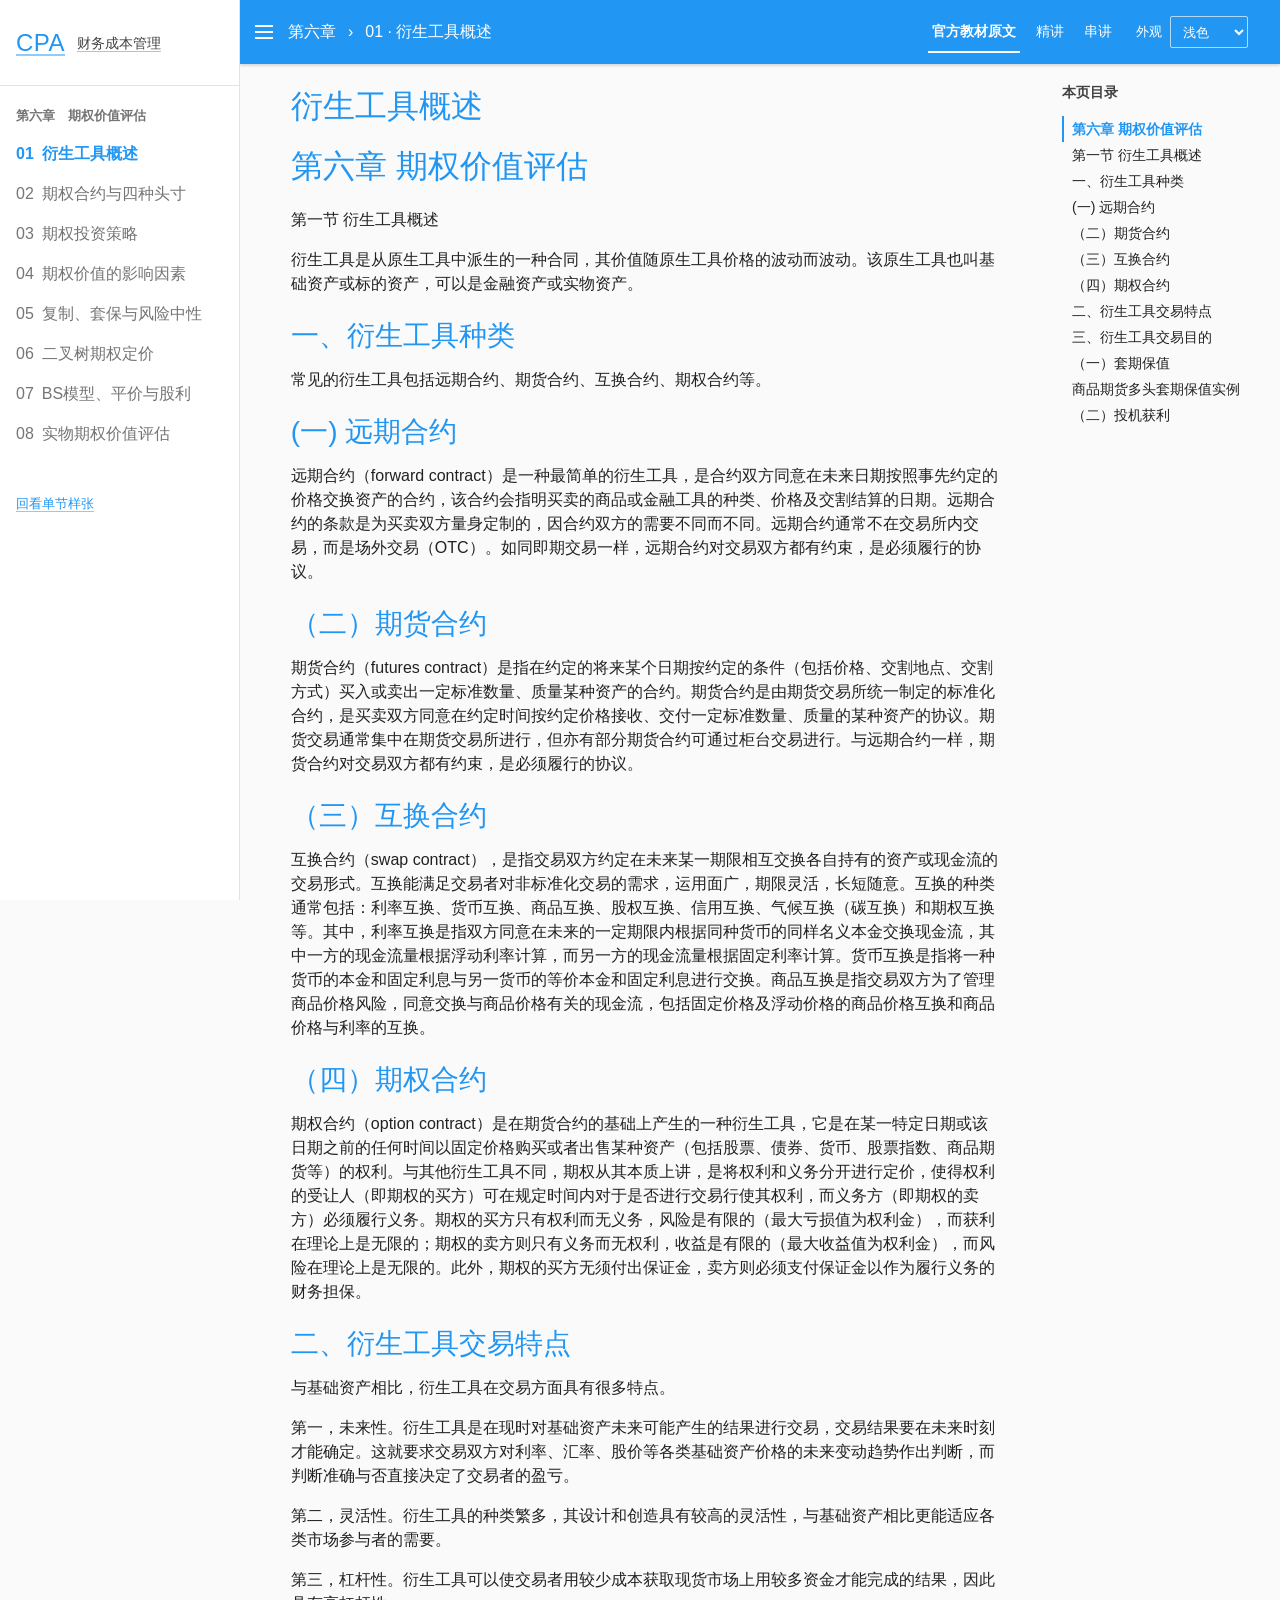
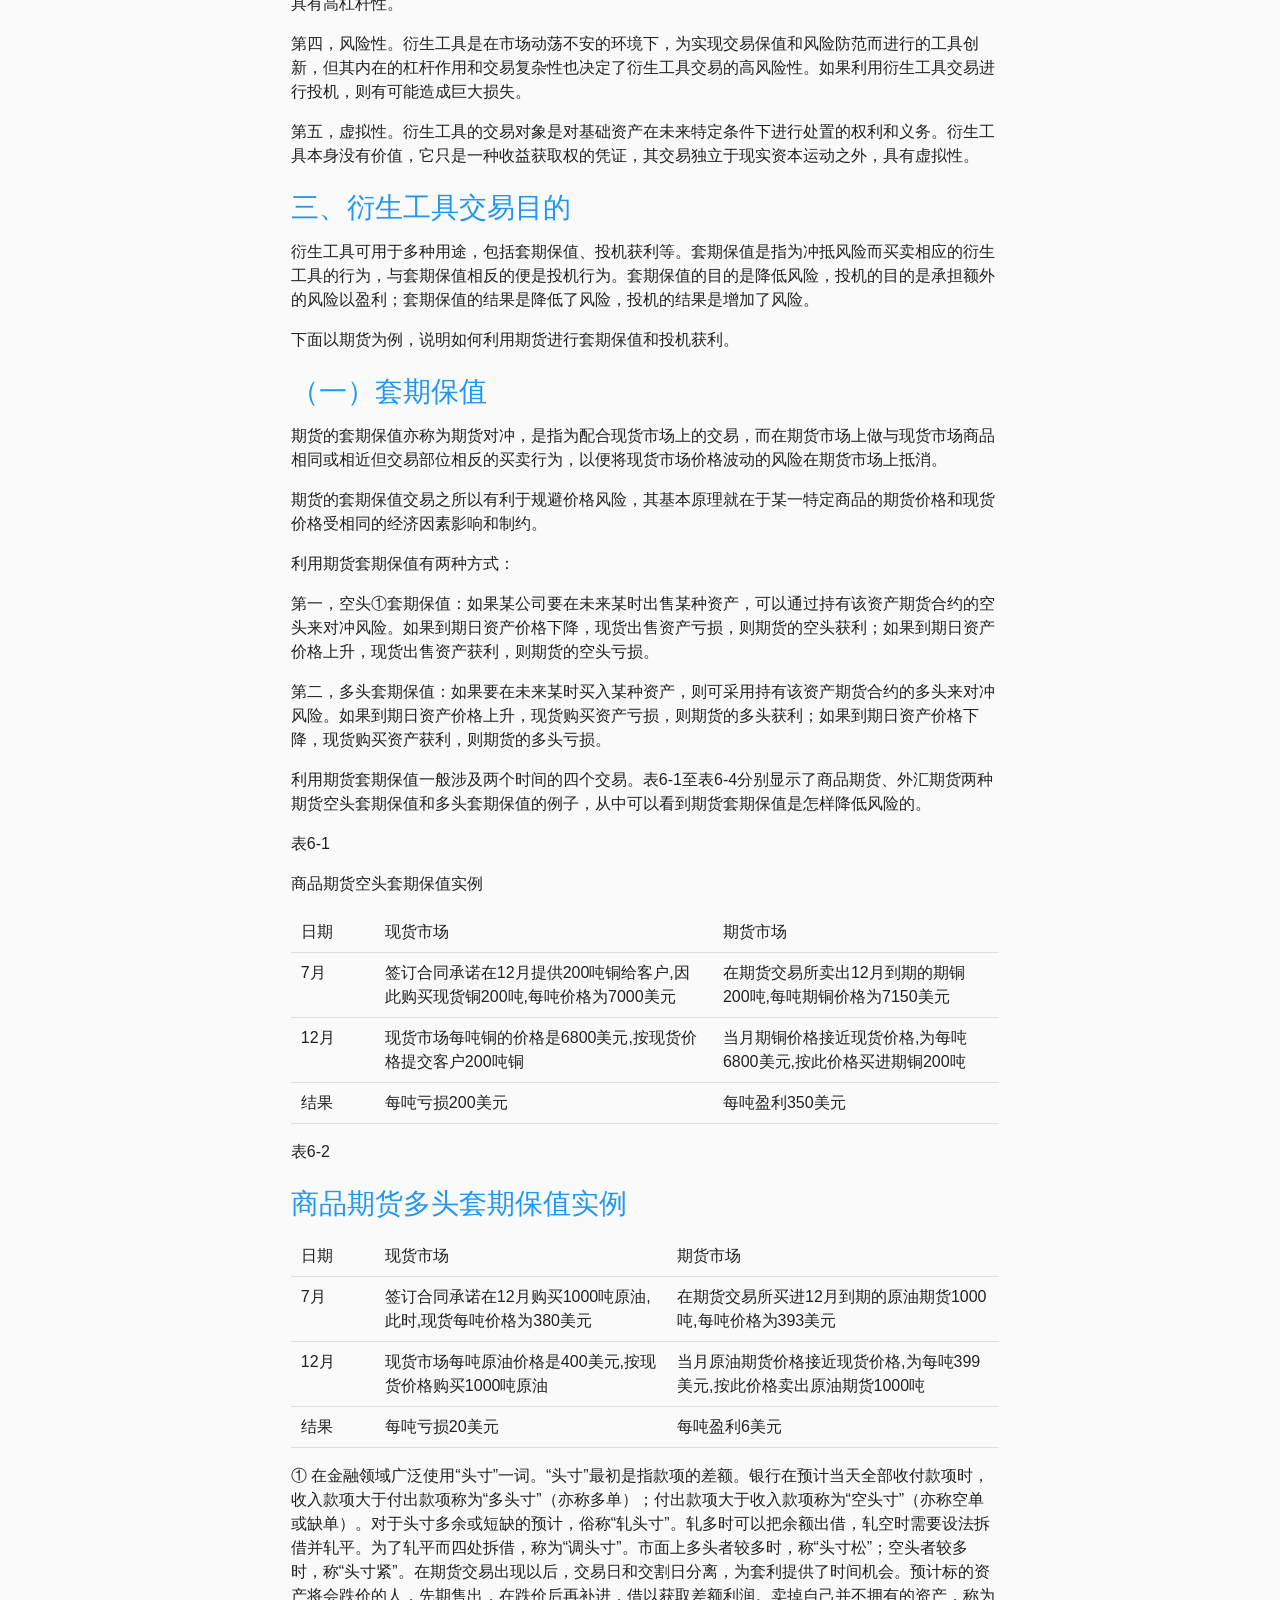
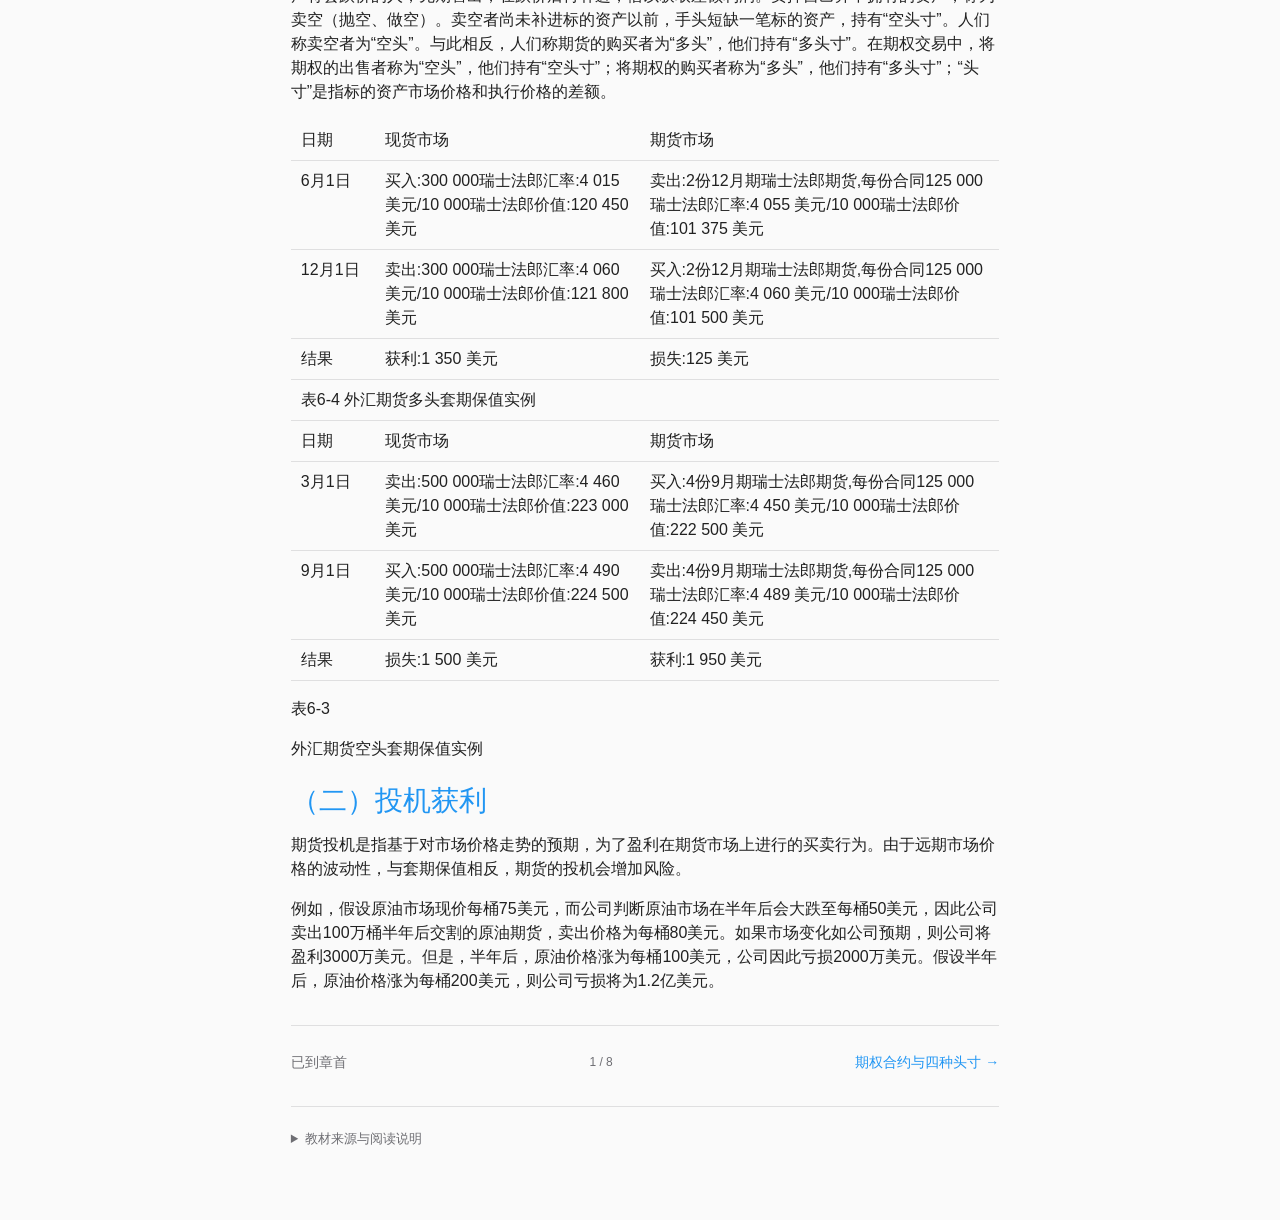
<file: index.html>
<!doctype html>
<html lang="zh-CN"><head><meta charset="utf-8"><meta name="viewport" content="width=device-width,initial-scale=1"><meta name="robots" content="noindex,nofollow"><meta name="color-scheme" content="light dark"><title>第六章 · 三种教材试读</title>
<script>document.documentElement.dataset.theme='light';try{const t=localStorage.getItem('cpa-reader-appearance')||JSON.parse(localStorage.getItem('cpa-three-textbooks-v1'))?.appearance;if(t==='dark')document.documentElement.dataset.theme='dark';const w=localStorage.getItem('cpa-reader-width');if(['wide','standard'].includes(w))document.documentElement.dataset.readingWidth=w;const n=localStorage.getItem('cpa-reader-chapter-nav');if(n==='collapsed')document.documentElement.dataset.chapterNav=n;}catch{}</script>
<link rel="stylesheet" href="tokens.css"><link rel="stylesheet" href="reader.css?v=20261011-math-format"><script defer src="reader.js?v=20261011-math-format"></script></head>
<body><a class="skip" href="#reader-content">直接阅读正文</a>
<header class="reader-header"><div class="reader-identity"><button type="button" class="sidebar-toggle" id="sidebar-toggle" aria-controls="chapter-nav" aria-expanded="true">全章目录</button></div><div class="reader-breadcrumbs"><span>第六章</span><span class="breadcrumb-divider" aria-hidden="true">›</span><span id="unit-eyebrow">期权价值评估</span></div><div class="version-bar"><nav class="version-tabs" aria-label="教材版本"><button type="button" data-version="official" aria-pressed="true">官方教材原文</button><button type="button" data-version="detailed" aria-pressed="false">精讲</button><button type="button" data-version="recap" aria-pressed="false">串讲</button></nav></div><div class="header-tools"><button id="page-toc-toggle" type="button" aria-controls="page-nav" aria-expanded="false">本页目录</button><label class="appearance-label"><span>外观</span><select id="appearance" aria-label="阅读外观"><option value="light" selected>浅色</option><option value="dark">深色</option></select></label></div></header>
<div class="reader-layout">
<aside class="chapter-nav" id="chapter-nav" aria-label="章节目录"><div class="book-identity"><a class="brand" href="#reader-paper"><span class="brand-mark">CPA</span><span>财务成本管理</span></a></div><h1 class="book-title">第六章　期权价值评估</h1><nav id="chapter-toc" aria-label="第六章单元目录"></nav><div class="chapter-bottom"><a href="../">回看单节样张</a></div></aside>
<main class="reader-paper" id="reader-paper">
<div class="unit-heading"><h1 id="unit-title">第六章 · 期权价值评估</h1></div>
<div class="reading-tools" aria-label="阅读目录"><div class="mobile-contents"><label for="unit-select">单元</label><select id="unit-select" aria-label="选择本章单元"></select></div></div>
<div id="load-error" role="alert" hidden><p>内容暂时没有载入，请重试。</p><button type="button" id="retry">重新载入</button></div>
<article id="reader-content" aria-label="教材正文" aria-busy="true"></article>
<nav class="page-turn" aria-label="连续阅读"><button type="button" id="previous">上一单元</button><span id="unit-counter"></span><button type="button" id="next">下一单元</button></nav>
<footer class="source-footer"><details><summary>教材来源与阅读说明</summary><p id="source-notice"></p><p>原文采用项目保存的用户上传 2026 年《财务成本管理》转换文本，完整保留教材叙述、例题、公式与必要计算表。原文图号保留，配图内容由标明“编者补充”的文字或计算表说明，补充内容不属于官方原句。原转换文件中的疑点在对应位置提示。</p><p>精讲整合项目已有整章讲解，补充教材术语、计息和计算基线说明；串讲按本章主线归纳。原文、讲解与模型拓展分别标明。此页是阅读试用稿，不以展示检查代替独立学科或教学审核。</p><p>页面仅在此浏览器保存外观、正文宽度偏好、目录展开状态、教材版本和阅读位置。<a href="https://github.com/19828373863/cpa-finance-lab/blob/main/design/ui/UI_SPEC.md" target="_blank" rel="noopener noreferrer">项目展示规范</a></p></details></footer>
</main>
<aside id="page-nav" class="page-nav" aria-label="本页目录"><h2 id="unit-contents-label">本页目录</h2><nav id="unit-toc" aria-label="本页知识点"></nav></aside>
</div><p class="live" id="reader-status" aria-live="polite"></p>
</body></html>
</file>
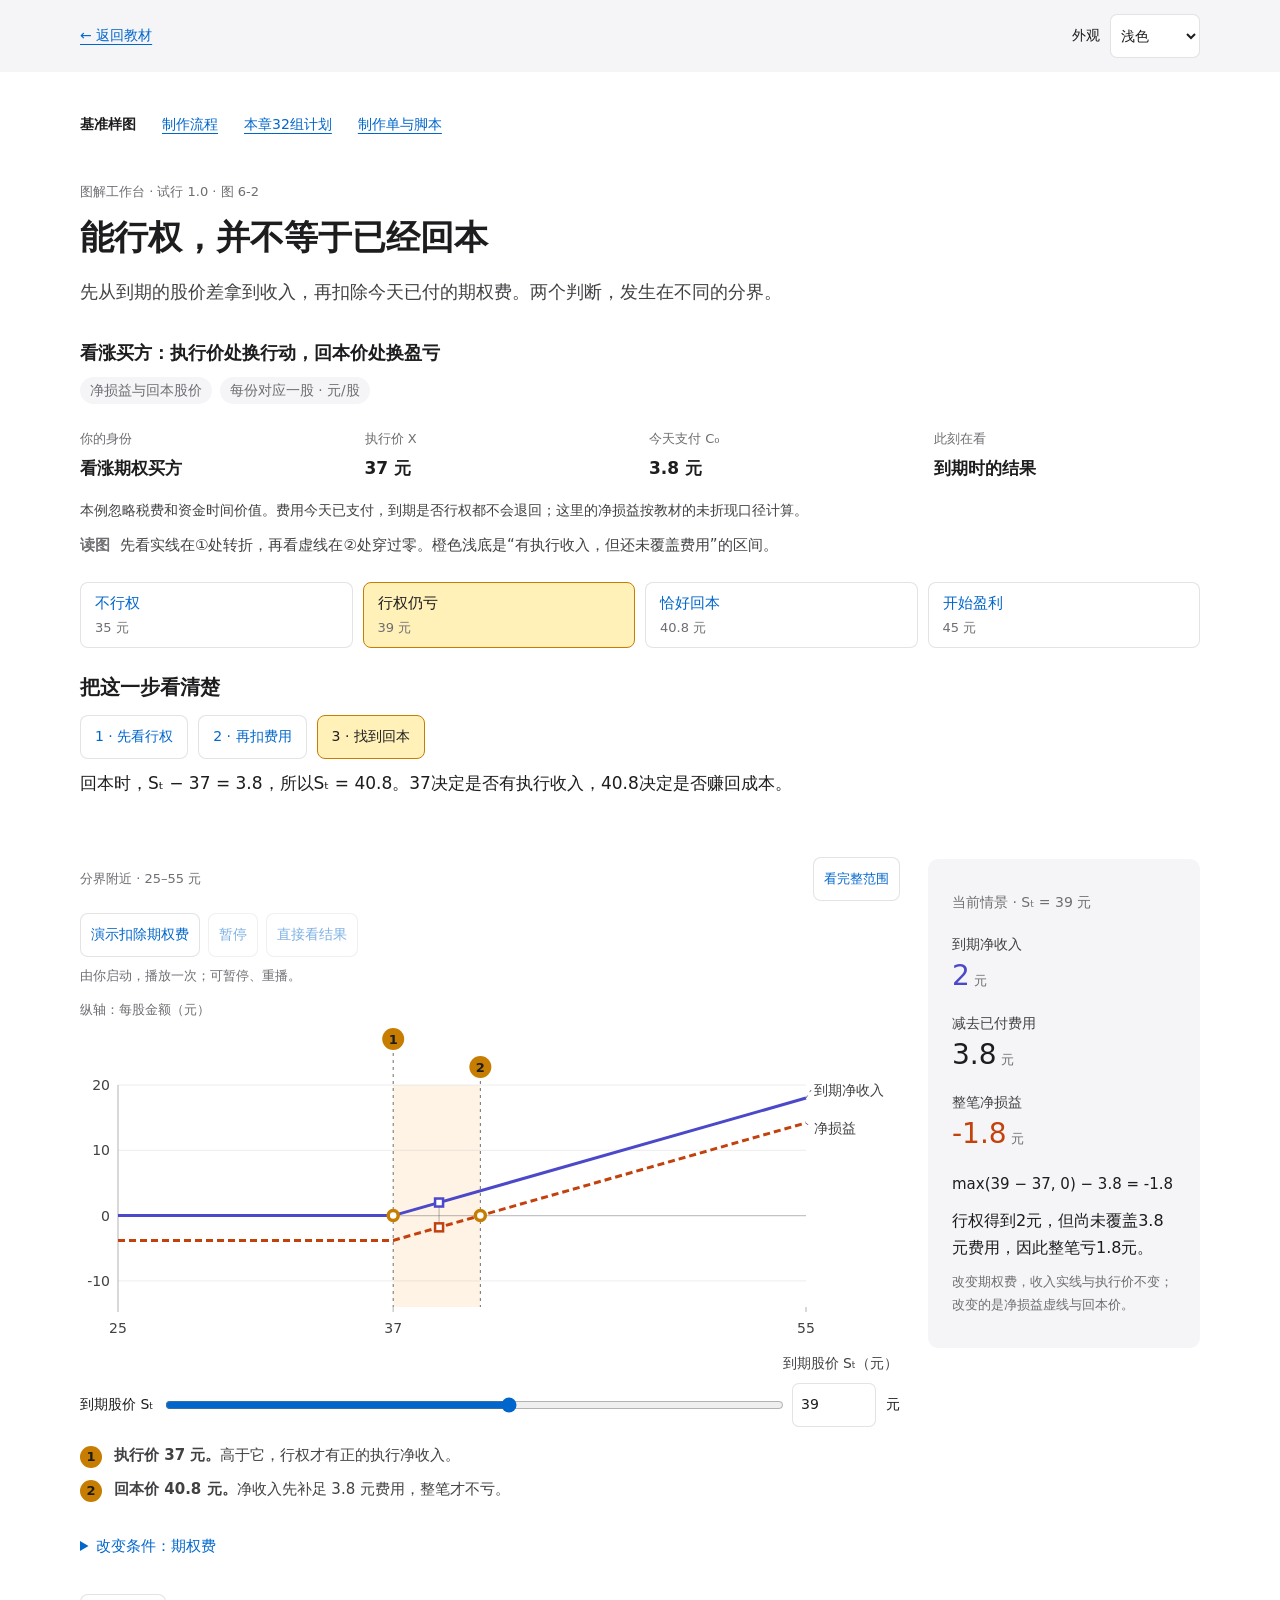
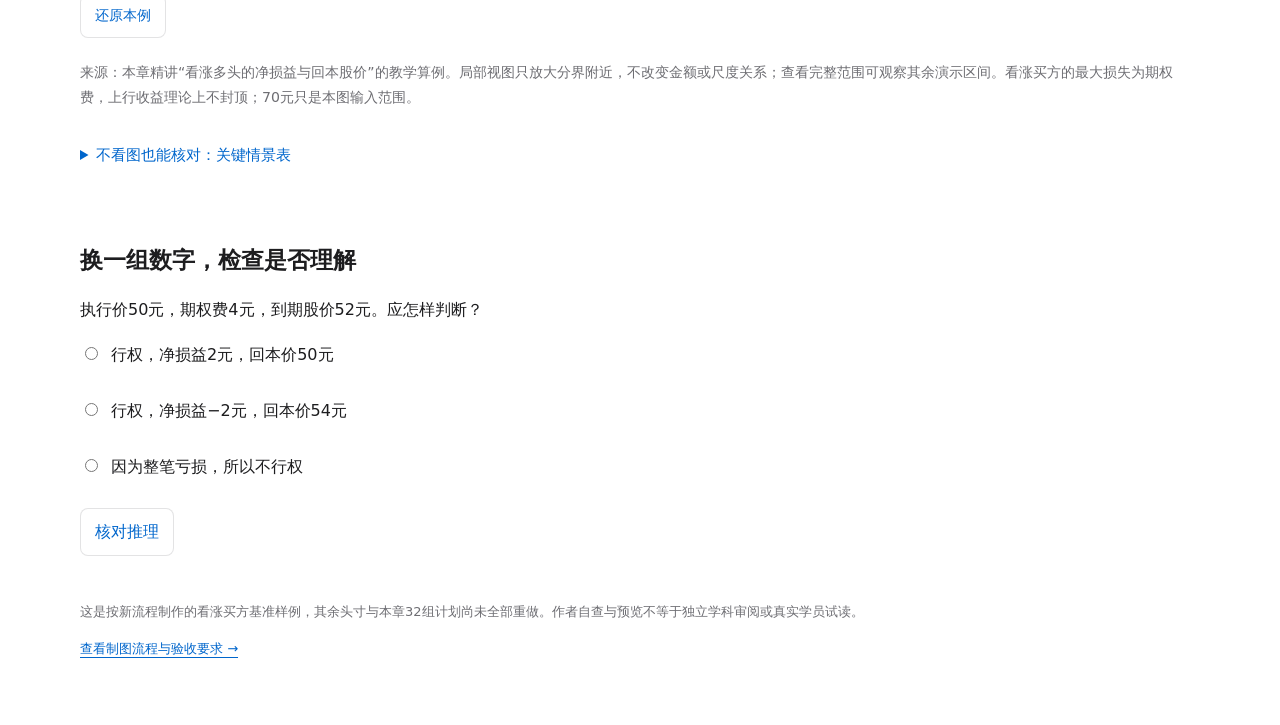
<file: figure-lab/index.html>
<!doctype html>
<html lang="zh-CN"><head><meta charset="utf-8"><meta name="viewport" content="width=device-width,initial-scale=1"><meta name="robots" content="noindex,nofollow"><meta name="color-scheme" content="light dark"><title>图解制作工作台 · 看涨买方</title>
<script>try{const t=localStorage.getItem('cpa-reader-appearance');if(['light','dark'].includes(t))document.documentElement.dataset.theme=t;}catch{}</script>
<link rel="stylesheet" href="../tokens.css"><link rel="stylesheet" href="../figures.css"><link rel="stylesheet" href="lab.css?v=1"><script defer src="call.js?v=1"></script></head>
<body><a class="skip" href="#main">跳到图解</a><header><a href="../#u02/detailed/ch06-full-call-profit">← 返回教材</a><label>外观 <select id="appearance"><option value="light">浅色</option><option value="dark">深色</option><option value="system">跟随系统</option></select></label></header>
<main id="main"><nav class="workshop-nav" aria-label="制图工作台"><a href="./" aria-current="page">基准样图</a><a href="workflow.html">制作流程</a><a href="plan.html">本章32组计划</a><a href="briefs.html">制作单与脚本</a></nav>
<p class="eyebrow">图解工作台 · 试行 1.0 · 图 6-2</p><h1>能行权，并不等于已经回本</h1><p class="intro">先从到期的股价差拿到收入，再扣除今天已付的期权费。两个判断，发生在不同的分界。</p>
<figure class="lesson-figure call-lesson" id="call-lesson"><figcaption><span class="fig-title">看涨买方：执行价处换行动，回本价处换盈亏</span><span class="fig-tags"><a class="fig-tag" href="../#u02/detailed/ch06-full-call-profit">净损益与回本股价</a><span class="fig-tag">每份对应一股 · 元/股</span></span></figcaption>
<dl class="givens"><div><dt>你的身份</dt><dd>看涨期权买方</dd></div><div><dt>执行价 X</dt><dd>37 元</dd></div><div><dt>今天支付 C₀</dt><dd><span data-fee>3.8</span> 元</dd></div><div><dt>此刻在看</dt><dd>到期时的结果</dd></div></dl>
<p class="condition">本例忽略税费和资金时间价值。费用今天已支付，到期是否行权都不会退回；这里的净损益按教材的未折现口径计算。</p>
<p class="fig-hint"><b>读图</b>先看实线在①处转折，再看虚线在②处穿过零。橙色浅底是“有执行收入，但还未覆盖费用”的区间。</p>
<div class="scenarios" role="group" aria-label="比较四种到期情景"><button type="button" data-scenario="no">不行权 <span>35 元</span></button><button type="button" data-scenario="loss">行权仍亏 <span>39 元</span></button><button type="button" data-scenario="even">恰好回本 <span data-even>40.8 元</span></button><button type="button" data-scenario="gain">开始盈利 <span>45 元</span></button></div>
<section class="derivation" aria-labelledby="derive-title"><h2 id="derive-title">把这一步看清楚</h2><div class="step-buttons" role="group" aria-label="推导步骤"><button data-step="0" aria-pressed="false">1 · 先看行权</button><button data-step="1" aria-pressed="false">2 · 再扣费用</button><button data-step="2" aria-pressed="true">3 · 找到回本</button></div><p id="step-explanation">回本时，Sₜ − 37 = 3.8，所以Sₜ = 40.8。37决定是否行权，40.8决定是否赚回成本。</p></section>
<div class="study-grid"><div class="visual-column"><div class="plot-toolbar"><span id="plot-range">分界附近 · 25–55 元</span><button type="button" id="zoom">看完整范围</button></div><div class="playback"><button id="play" type="button">演示扣除期权费</button><button id="pause" type="button" disabled>暂停</button><button id="finish" type="button" disabled>直接看结果</button><span id="motion-status" role="status">由你启动，播放一次；可暂停、重播。</span></div><p class="plot-unit">纵轴：每股金额（元）</p><div id="call-plot" class="call-plot" aria-label="看涨期权收入和损益曲线"><p>到期净收入=max(Sₜ−37,0)；净损益=到期净收入−3.8。下方情景表列出关键数值。</p></div>
<div class="price-control"><label for="stock">到期股价 Sₜ</label><input id="stock" type="range" min="0" max="70" step="0.1" value="39"><input id="stock-number" type="number" min="0" max="70" step="any" value="39" aria-label="输入到期股价，0到70元"><span>元</span></div><p id="input-error" class="input-error" role="status"></p>
<ol class="fig-points"><li><span class="fig-badge">1</span><span><b>执行价 37 元。</b>高于它，行权才有正的执行净收入。</span></li><li><span class="fig-badge">2</span><span><b>回本价 <span data-even-number>40.8</span> 元。</b>净收入先补足 <span data-fee>3.8</span> 元费用，整笔才不亏。</span></li></ol></div>
<aside class="calculation" aria-label="当前股价的计算"><p class="current-label">当前情景 · Sₜ = <span id="current-stock">39</span> 元</p><dl class="readout"><div><dt>到期净收入</dt><dd class="income"><span id="payoff">2</span><small> 元</small></dd></div><div><dt>减去已付费用</dt><dd><span data-fee>3.8</span><small> 元</small></dd></div><div><dt>整笔净损益</dt><dd class="profit"><span id="profit">−1.8</span><small> 元</small></dd></div></dl><p id="substitution">max(39 − 37, 0) − 3.8 = −1.8</p><p id="explanation" class="explanation" aria-live="polite">行权得到2元，但还没有赚回3.8元费用，因此整笔亏1.8元。</p><p class="invariant">改变期权费，收入实线与执行价不变；改变的是净损益虚线与回本价。</p></aside></div>

<details class="advanced"><summary>改变条件：期权费</summary><p>先预测：费用上升后，哪条线会改变？执行价会移动吗？</p><div class="fee-control"><label for="fee">期权费 C₀</label><input id="fee" type="range" min="0" max="12" step="0.05" value="3.8"><input id="fee-number" type="number" min="0" max="12" step="any" value="3.8" aria-label="输入期权费，0到12元"><span>元</span></div><p>试试0元和12元；费用为0时，行权与回本分界重合，收入线与损益线也重合。</p></details>
<button id="reset" type="button" class="reset">还原本例</button><p class="figure-note">来源：本章精讲“看涨多头的净损益与回本股价”的教学算例。局部视图只放大分界附近，不改变金额或尺度关系；查看完整范围可观察其余演示区间。看涨买方的最大损失为期权费，上行收益理论上不封顶；70元只是本图输入范围。</p>
<details class="equivalent"><summary>不看图也能核对：关键情景表</summary><div class="table-scroll"><table><thead><tr><th>到期股价</th><th>执行净收入</th><th>净损益</th><th>解释</th></tr></thead><tbody id="scenario-table"><tr><td>35</td><td>0</td><td>−3.8</td><td>不行权，损失费用</td></tr><tr><td>39</td><td>2</td><td>−1.8</td><td>行权仍未覆盖费用</td></tr><tr><td>40.8</td><td>3.8</td><td>0</td><td>恰好回本</td></tr><tr><td>45</td><td>8</td><td>4.2</td><td>开始盈利</td></tr></tbody></table></div></details>
</figure>
<section class="transfer"><h2>换一组数字，检查是否理解</h2><p>执行价50元，期权费4元，到期股价52元。应怎样判断？</p><form id="transfer-form"><label><input type="radio" name="answer" value="a" required> 行权，净损益2元，回本价50元</label><label><input type="radio" name="answer" value="b"> 行权，净损益−2元，回本价54元</label><label><input type="radio" name="answer" value="c"> 因为整笔亏损，所以不行权</label><button type="submit">核对推理</button></form><p id="transfer-feedback" role="status"></p></section>
<footer><p>这是按新流程制作的看涨买方基准样例，其余头寸与本章32组计划尚未全部重做。作者自查与预览不等于独立学科审阅或真实学员试读。</p><a href="workflow.html">查看制图流程与验收要求 →</a></footer></main></body></html>
</file>
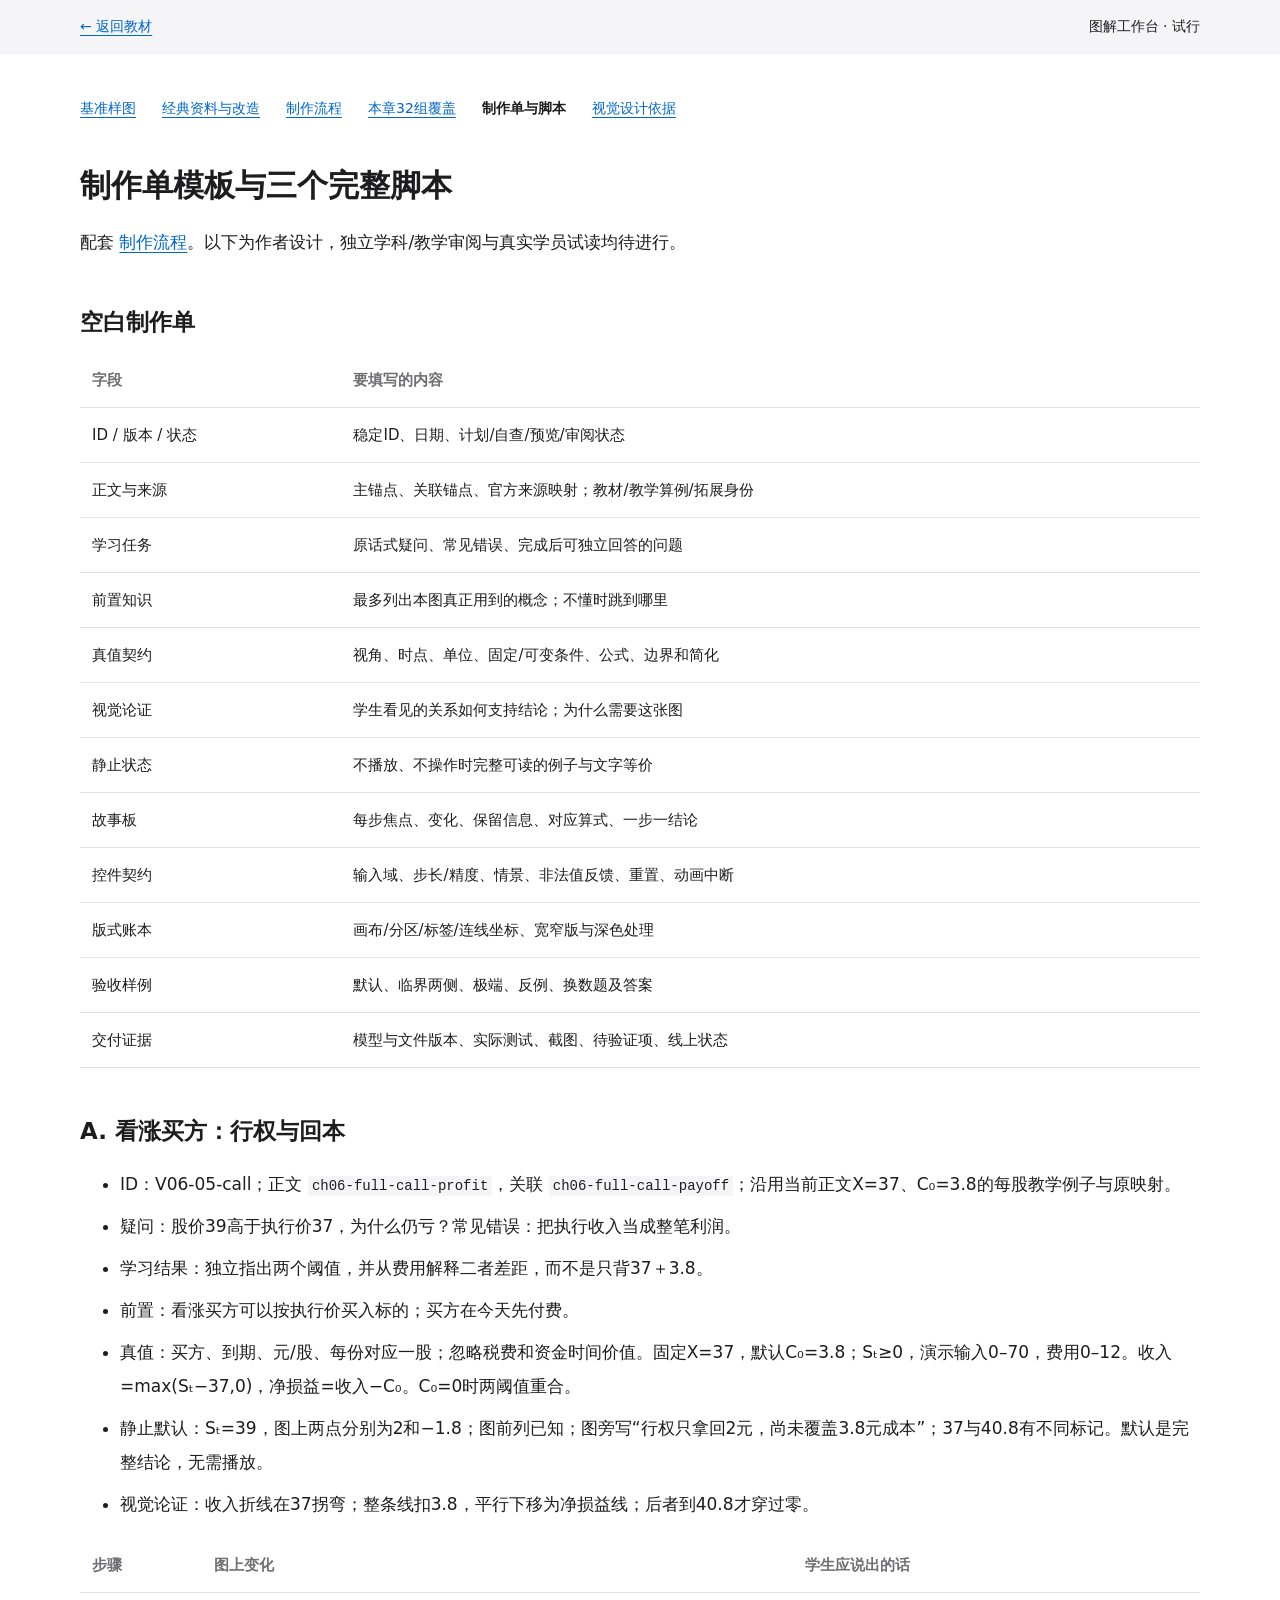
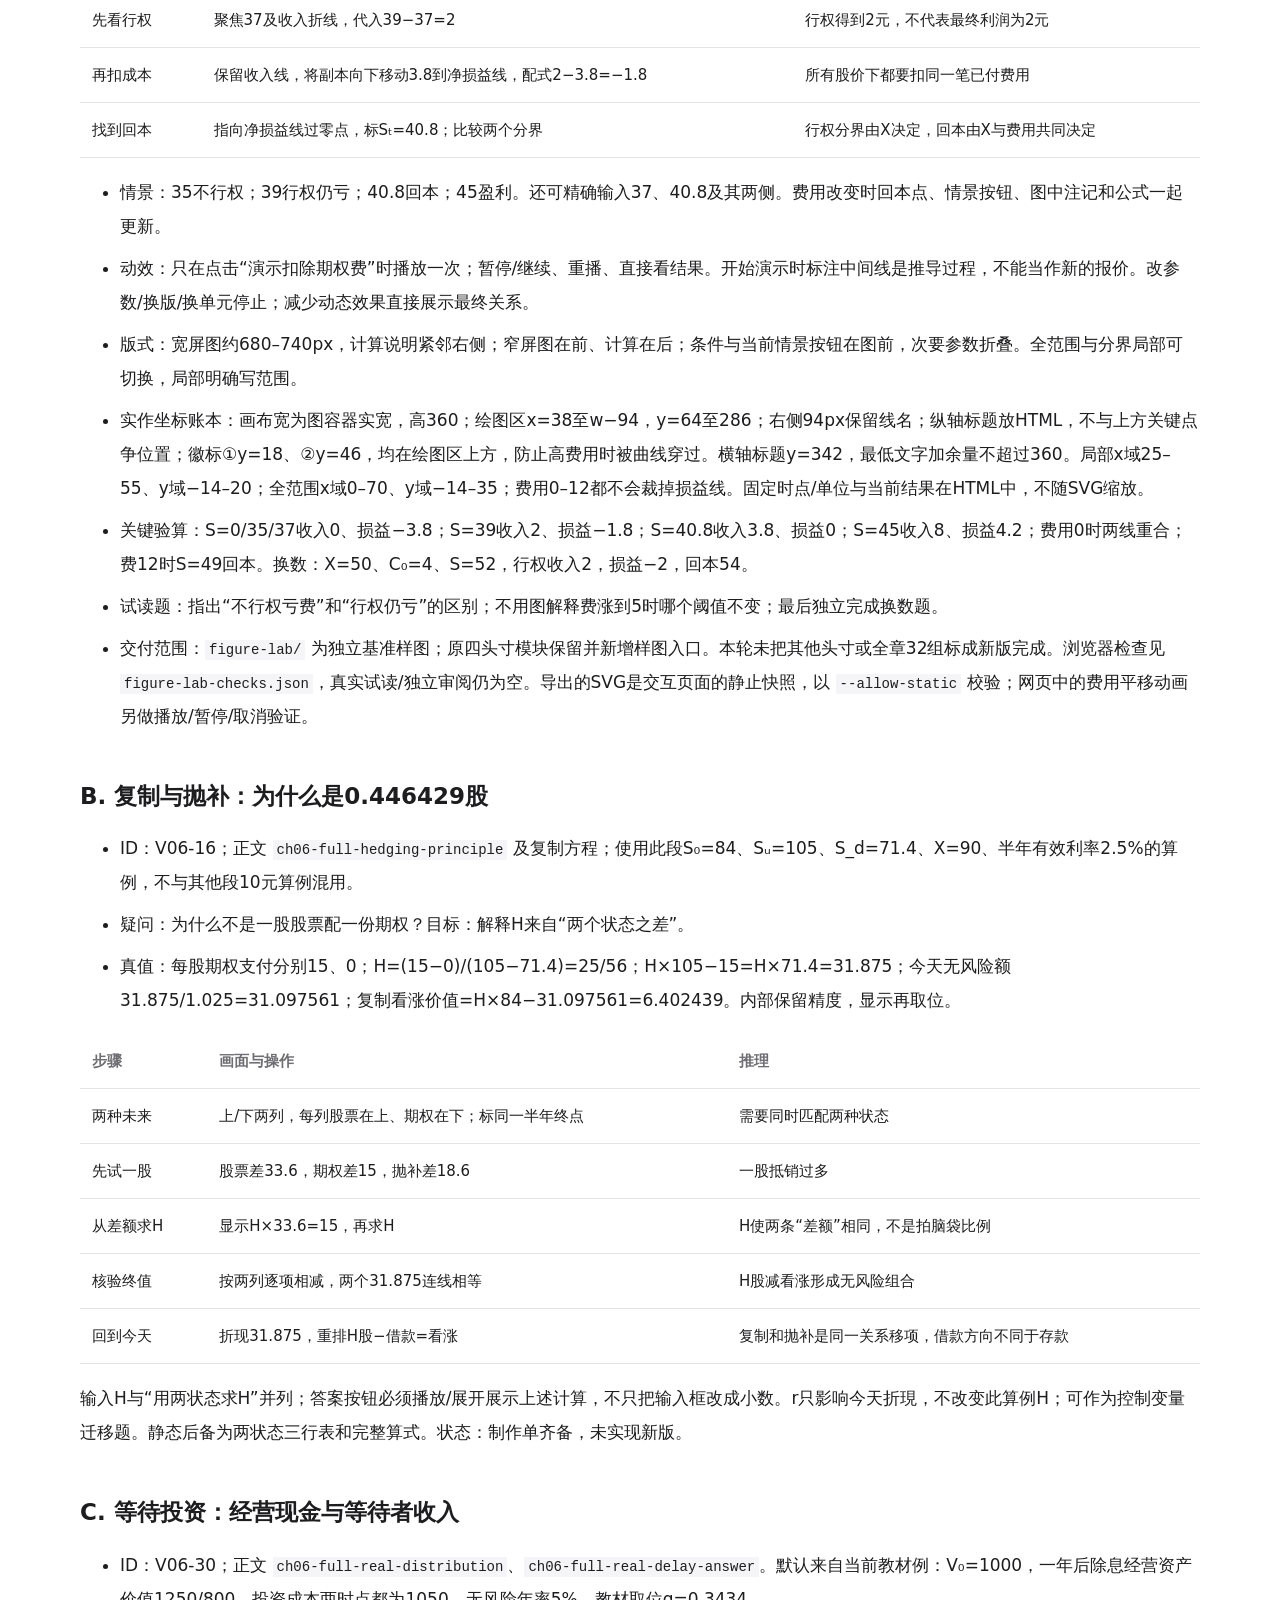
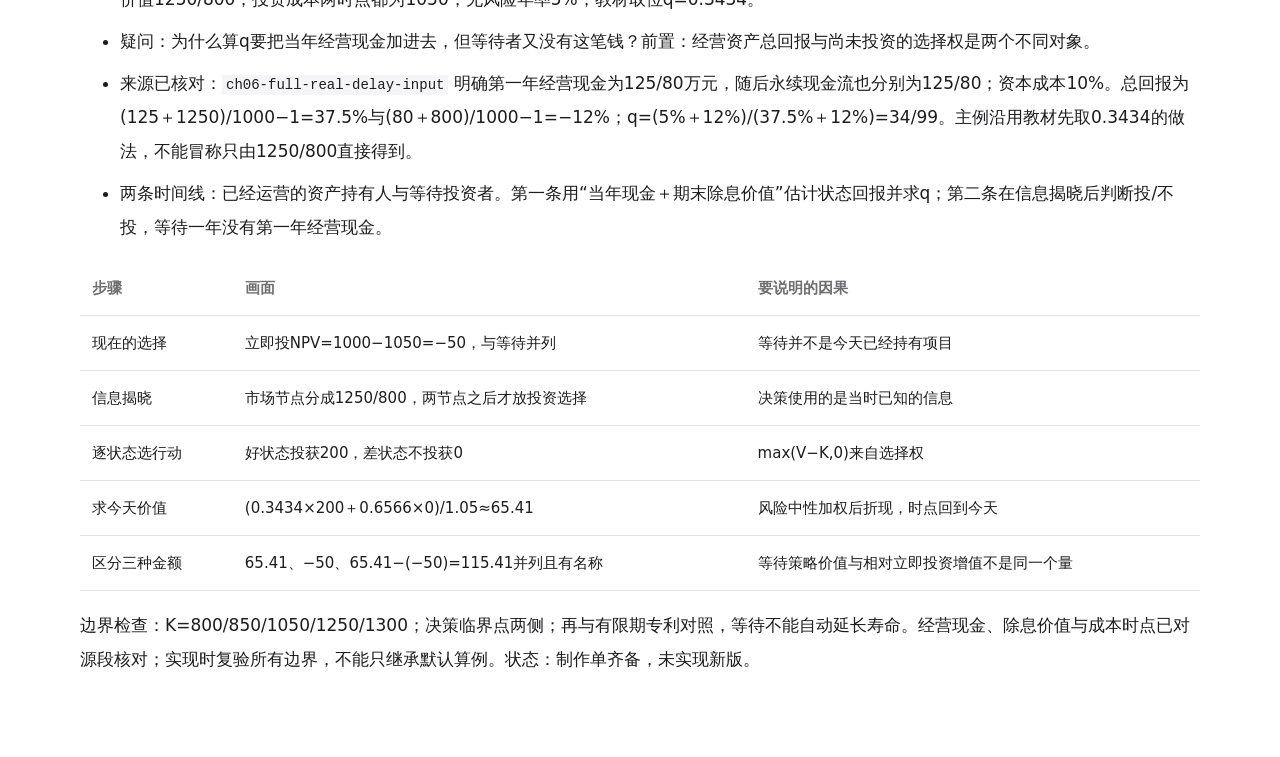
<file: figure-lab/briefs.html>
<!doctype html><html lang="zh-CN"><head><meta charset="utf-8"><meta name="viewport" content="width=device-width,initial-scale=1"><meta name="robots" content="noindex,nofollow"><meta name="color-scheme" content="light dark"><title>制作单与脚本 · CPA图解工作台</title><script>try{const t=localStorage.getItem("cpa-reader-appearance");if(["light","dark"].includes(t))document.documentElement.dataset.theme=t;}catch{}</script><link rel="stylesheet" href="../tokens.css"><link rel="stylesheet" href="lab.css?v=1"></head><body><header><a href="../">← 返回教材</a><span>图解工作台 · 试行</span></header><main class="doc"><nav class="workshop-nav" aria-label="制图工作台"><a href="./">基准样图</a><a href="references.html">经典资料与改造</a><a href="workflow.html">制作流程</a><a href="plan.html">本章32组覆盖</a><a href="briefs.html" aria-current="page">制作单与脚本</a><a href="visual-design.html">视觉设计依据</a></nav><h1>制作单模板与三个完整脚本</h1>
<p>配套 <a href="workflow.html">制作流程</a>。以下为作者设计，独立学科/教学审阅与真实学员试读均待进行。</p>
<h2>空白制作单</h2>
<div class="table-scroll" tabindex="0" role="region" aria-label="横向滚动查看完整表格"><table><thead><tr><th>字段</th><th>要填写的内容</th></tr></thead><tbody><tr><td>ID / 版本 / 状态</td><td>稳定ID、日期、计划/自查/预览/审阅状态</td></tr><tr><td>正文与来源</td><td>主锚点、关联锚点、官方来源映射；教材/教学算例/拓展身份</td></tr><tr><td>学习任务</td><td>原话式疑问、常见错误、完成后可独立回答的问题</td></tr><tr><td>前置知识</td><td>最多列出本图真正用到的概念；不懂时跳到哪里</td></tr><tr><td>真值契约</td><td>视角、时点、单位、固定/可变条件、公式、边界和简化</td></tr><tr><td>视觉论证</td><td>学生看见的关系如何支持结论；为什么需要这张图</td></tr><tr><td>静止状态</td><td>不播放、不操作时完整可读的例子与文字等价</td></tr><tr><td>故事板</td><td>每步焦点、变化、保留信息、对应算式、一步一结论</td></tr><tr><td>控件契约</td><td>输入域、步长/精度、情景、非法值反馈、重置、动画中断</td></tr><tr><td>版式账本</td><td>画布/分区/标签/连线坐标、宽窄版与深色处理</td></tr><tr><td>验收样例</td><td>默认、临界两侧、极端、反例、换数题及答案</td></tr><tr><td>交付证据</td><td>模型与文件版本、实际测试、截图、待验证项、线上状态</td></tr></tbody></table></div>
<h2>A. 看涨买方：行权与回本</h2>
<ul><li>ID：V06-05-call；正文 <code>ch06-full-call-profit</code>，关联 <code>ch06-full-call-payoff</code>；沿用当前正文X=37、C₀=3.8的每股教学例子与原映射。</li><li>疑问：股价39高于执行价37，为什么仍亏？常见错误：把执行收入当成整笔利润。</li><li>学习结果：独立指出两个阈值，并从费用解释二者差距，而不是只背37＋3.8。</li><li>前置：看涨买方可以按执行价买入标的；买方在今天先付费。</li><li>真值：买方、到期、元/股、每份对应一股；忽略税费和资金时间价值。固定X=37，默认C₀=3.8；Sₜ≥0，演示输入0–70，费用0–12。收入=max(Sₜ−37,0)，净损益=收入−C₀。C₀=0时两阈值重合。</li><li>静止默认：Sₜ=39，图上两点分别为2和−1.8；图前列已知；图旁写“行权只拿回2元，尚未覆盖3.8元成本”；37与40.8有不同标记。默认是完整结论，无需播放。</li><li>视觉论证：收入折线在37拐弯；整条线扣3.8，平行下移为净损益线；后者到40.8才穿过零。</li></ul>
<div class="table-scroll" tabindex="0" role="region" aria-label="横向滚动查看完整表格"><table><thead><tr><th>步骤</th><th>图上变化</th><th>学生应说出的话</th></tr></thead><tbody><tr><td>先看行权</td><td>聚焦37及收入折线，代入39−37=2</td><td>行权得到2元，不代表最终利润为2元</td></tr><tr><td>再扣成本</td><td>保留收入线，将副本向下移动3.8到净损益线，配式2−3.8=−1.8</td><td>所有股价下都要扣同一笔已付费用</td></tr><tr><td>找到回本</td><td>指向净损益线过零点，标Sₜ=40.8；比较两个分界</td><td>行权分界由X决定，回本由X与费用共同决定</td></tr></tbody></table></div>
<ul><li>情景：35不行权；39行权仍亏；40.8回本；45盈利。还可精确输入37、40.8及其两侧。费用改变时回本点、情景按钮、图中注记和公式一起更新。</li><li>动效：只在点击“演示扣除期权费”时播放一次；暂停/继续、重播、直接看结果。开始演示时标注中间线是推导过程，不能当作新的报价。改参数/换版/换单元停止；减少动态效果直接展示最终关系。</li><li>版式：宽屏图约680–740px，计算说明紧邻右侧；窄屏图在前、计算在后；条件与当前情景按钮在图前，次要参数折叠。全范围与分界局部可切换，局部明确写范围。</li><li>实作坐标账本：画布宽为图容器实宽，高360；绘图区x=38至w−94，y=64至286；右侧94px保留线名；纵轴标题放HTML，不与上方关键点争位置；徽标①y=18、②y=46，均在绘图区上方，防止高费用时被曲线穿过。横轴标题y=342，最低文字加余量不超过360。局部x域25–55、y域−14–20；全范围x域0–70、y域−14–35；费用0–12都不会裁掉损益线。固定时点/单位与当前结果在HTML中，不随SVG缩放。</li><li>关键验算：S=0/35/37收入0、损益−3.8；S=39收入2、损益−1.8；S=40.8收入3.8、损益0；S=45收入8、损益4.2；费用0时两线重合；费12时S=49回本。换数：X=50、C₀=4、S=52，行权收入2，损益−2，回本54。</li><li>试读题：指出“不行权亏费”和“行权仍亏”的区别；不用图解释费涨到5时哪个阈值不变；最后独立完成换数题。</li><li>交付范围：<code>figure-lab/</code> 为独立基准样图；原四头寸模块保留并新增样图入口。本轮未把其他头寸或全章32组标成新版完成。浏览器检查见 <code>figure-lab-checks.json</code>，真实试读/独立审阅仍为空。导出的SVG是交互页面的静止快照，以 <code>--allow-static</code> 校验；网页中的费用平移动画另做播放/暂停/取消验证。</li></ul>
<h2>B. 复制与抛补：为什么是0.446429股</h2>
<ul><li>ID：V06-16；正文 <code>ch06-full-hedging-principle</code> 及复制方程；使用此段S₀=84、Sᵤ=105、S_d=71.4、X=90、半年有效利率2.5%的算例，不与其他段10元算例混用。</li><li>疑问：为什么不是一股股票配一份期权？目标：解释H来自“两个状态之差”。</li><li>真值：每股期权支付分别15、0；H=(15−0)/(105−71.4)=25/56；H×105−15=H×71.4=31.875；今天无风险额31.875/1.025=31.097561；复制看涨价值=H×84−31.097561=6.402439。内部保留精度，显示再取位。</li></ul>
<div class="table-scroll" tabindex="0" role="region" aria-label="横向滚动查看完整表格"><table><thead><tr><th>步骤</th><th>画面与操作</th><th>推理</th></tr></thead><tbody><tr><td>两种未来</td><td>上/下两列，每列股票在上、期权在下；标同一半年终点</td><td>需要同时匹配两种状态</td></tr><tr><td>先试一股</td><td>股票差33.6，期权差15，抛补差18.6</td><td>一股抵销过多</td></tr><tr><td>从差额求H</td><td>显示H×33.6=15，再求H</td><td>H使两条“差额”相同，不是拍脑袋比例</td></tr><tr><td>核验终值</td><td>按两列逐项相减，两个31.875连线相等</td><td>H股减看涨形成无风险组合</td></tr><tr><td>回到今天</td><td>折现31.875，重排H股−借款=看涨</td><td>复制和抛补是同一关系移项，借款方向不同于存款</td></tr></tbody></table></div>
<p>输入H与“用两状态求H”并列；答案按钮必须播放/展开展示上述计算，不只把输入框改成小数。r只影响今天折現，不改变此算例H；可作为控制变量迁移题。静态后备为两状态三行表和完整算式。状态：制作单齐备，未实现新版。</p>
<h2>C. 等待投资：经营现金与等待者收入</h2>
<ul><li>ID：V06-30；正文 <code>ch06-full-real-distribution</code>、<code>ch06-full-real-delay-answer</code>。默认来自当前教材例：V₀=1000，一年后除息经营资产价值1250/800，投资成本两时点都为1050，无风险年率5%，教材取位q=0.3434。</li><li>疑问：为什么算q要把当年经营现金加进去，但等待者又没有这笔钱？前置：经营资产总回报与尚未投资的选择权是两个不同对象。</li><li>来源已核对：<code>ch06-full-real-delay-input</code> 明确第一年经营现金为125/80万元，随后永续现金流也分别为125/80；资本成本10%。总回报为(125＋1250)/1000−1=37.5%与(80＋800)/1000−1=−12%；q=(5%＋12%)/(37.5%＋12%)=34/99。主例沿用教材先取0.3434的做法，不能冒称只由1250/800直接得到。</li><li>两条时间线：已经运营的资产持有人与等待投资者。第一条用“当年现金＋期末除息价值”估计状态回报并求q；第二条在信息揭晓后判断投/不投，等待一年没有第一年经营现金。</li></ul>
<div class="table-scroll" tabindex="0" role="region" aria-label="横向滚动查看完整表格"><table><thead><tr><th>步骤</th><th>画面</th><th>要说明的因果</th></tr></thead><tbody><tr><td>现在的选择</td><td>立即投NPV=1000−1050=−50，与等待并列</td><td>等待并不是今天已经持有项目</td></tr><tr><td>信息揭晓</td><td>市场节点分成1250/800，两节点之后才放投资选择</td><td>决策使用的是当时已知的信息</td></tr><tr><td>逐状态选行动</td><td>好状态投获200，差状态不投获0</td><td>max(V−K,0)来自选择权</td></tr><tr><td>求今天价值</td><td>(0.3434×200＋0.6566×0)/1.05≈65.41</td><td>风险中性加权后折现，时点回到今天</td></tr><tr><td>区分三种金额</td><td>65.41、−50、65.41−(−50)=115.41并列且有名称</td><td>等待策略价值与相对立即投资增值不是同一个量</td></tr></tbody></table></div>
<p>边界检查：K=800/850/1050/1250/1300；决策临界点两侧；再与有限期专利对照，等待不能自动延长寿命。经营现金、除息价值与成本时点已对源段核对；实现时复验所有边界，不能只继承默认算例。状态：制作单齐备，未实现新版。</p></main></body></html>
</file>
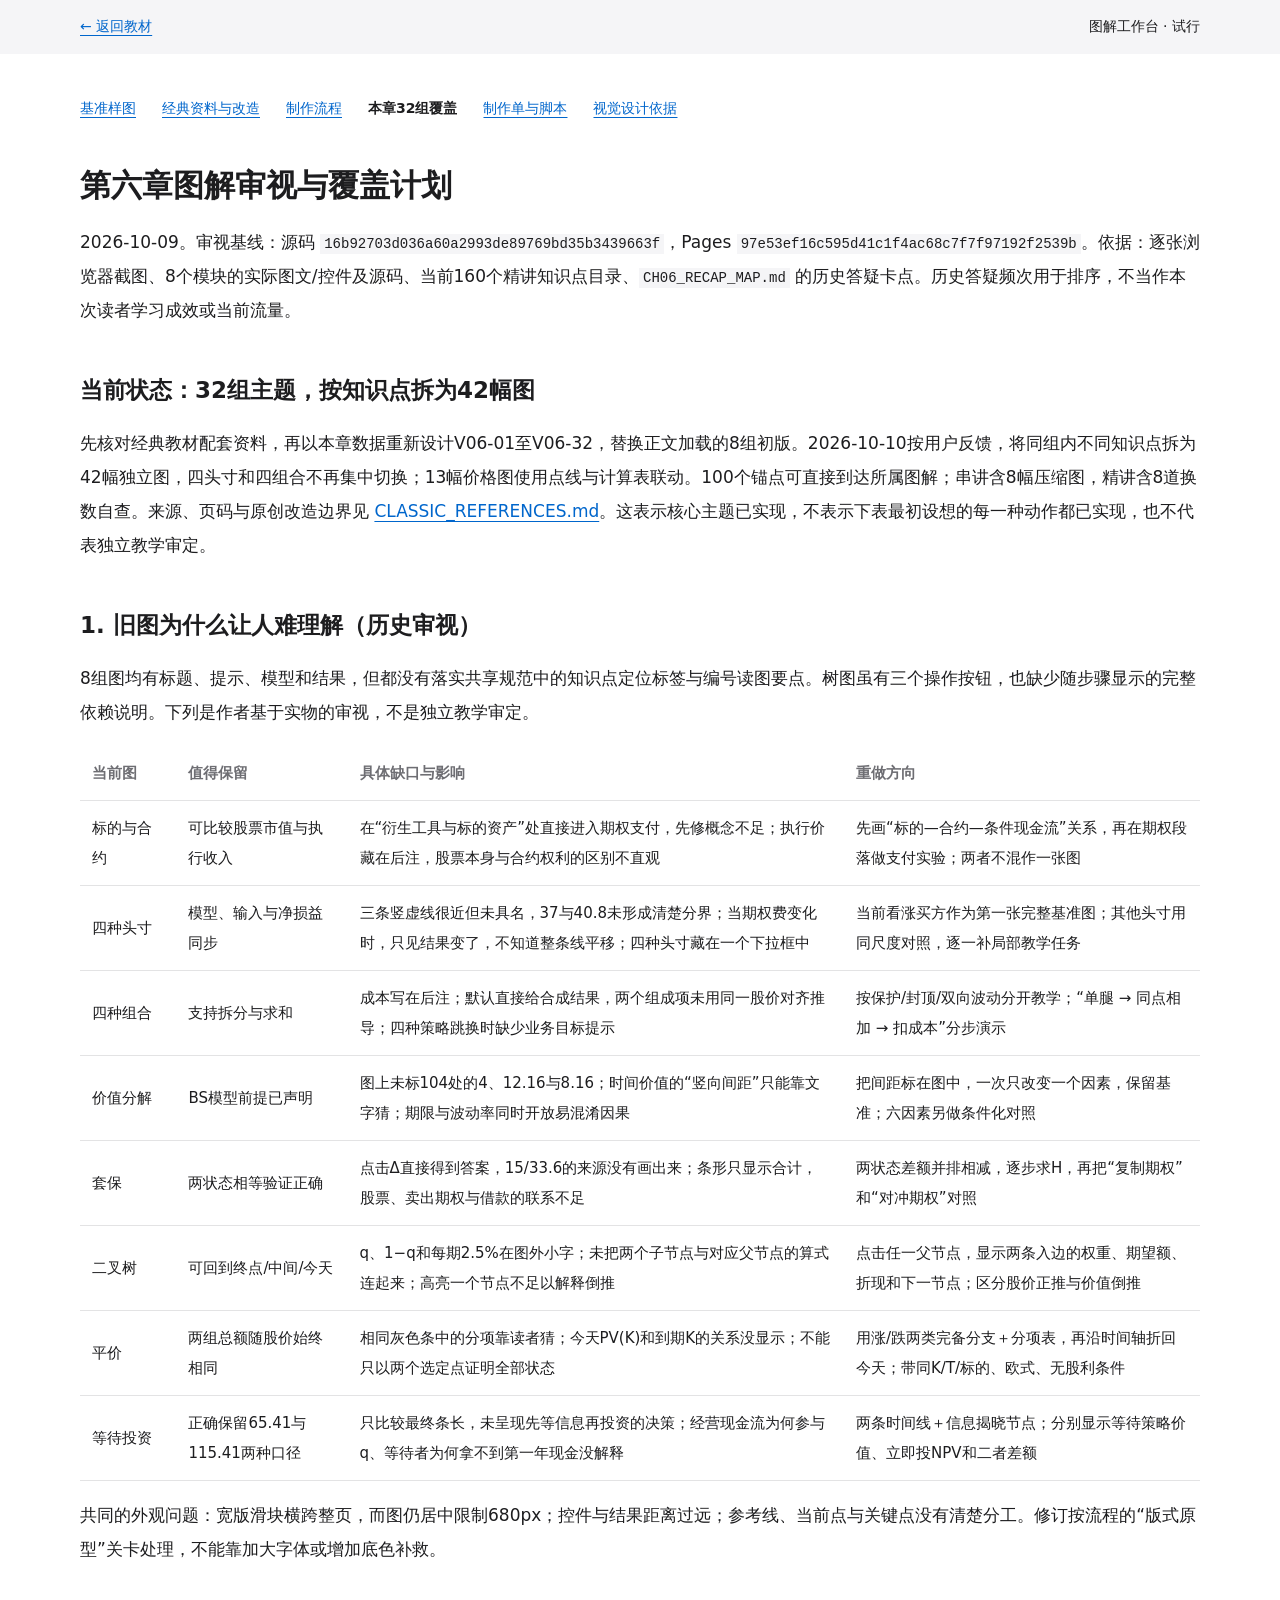
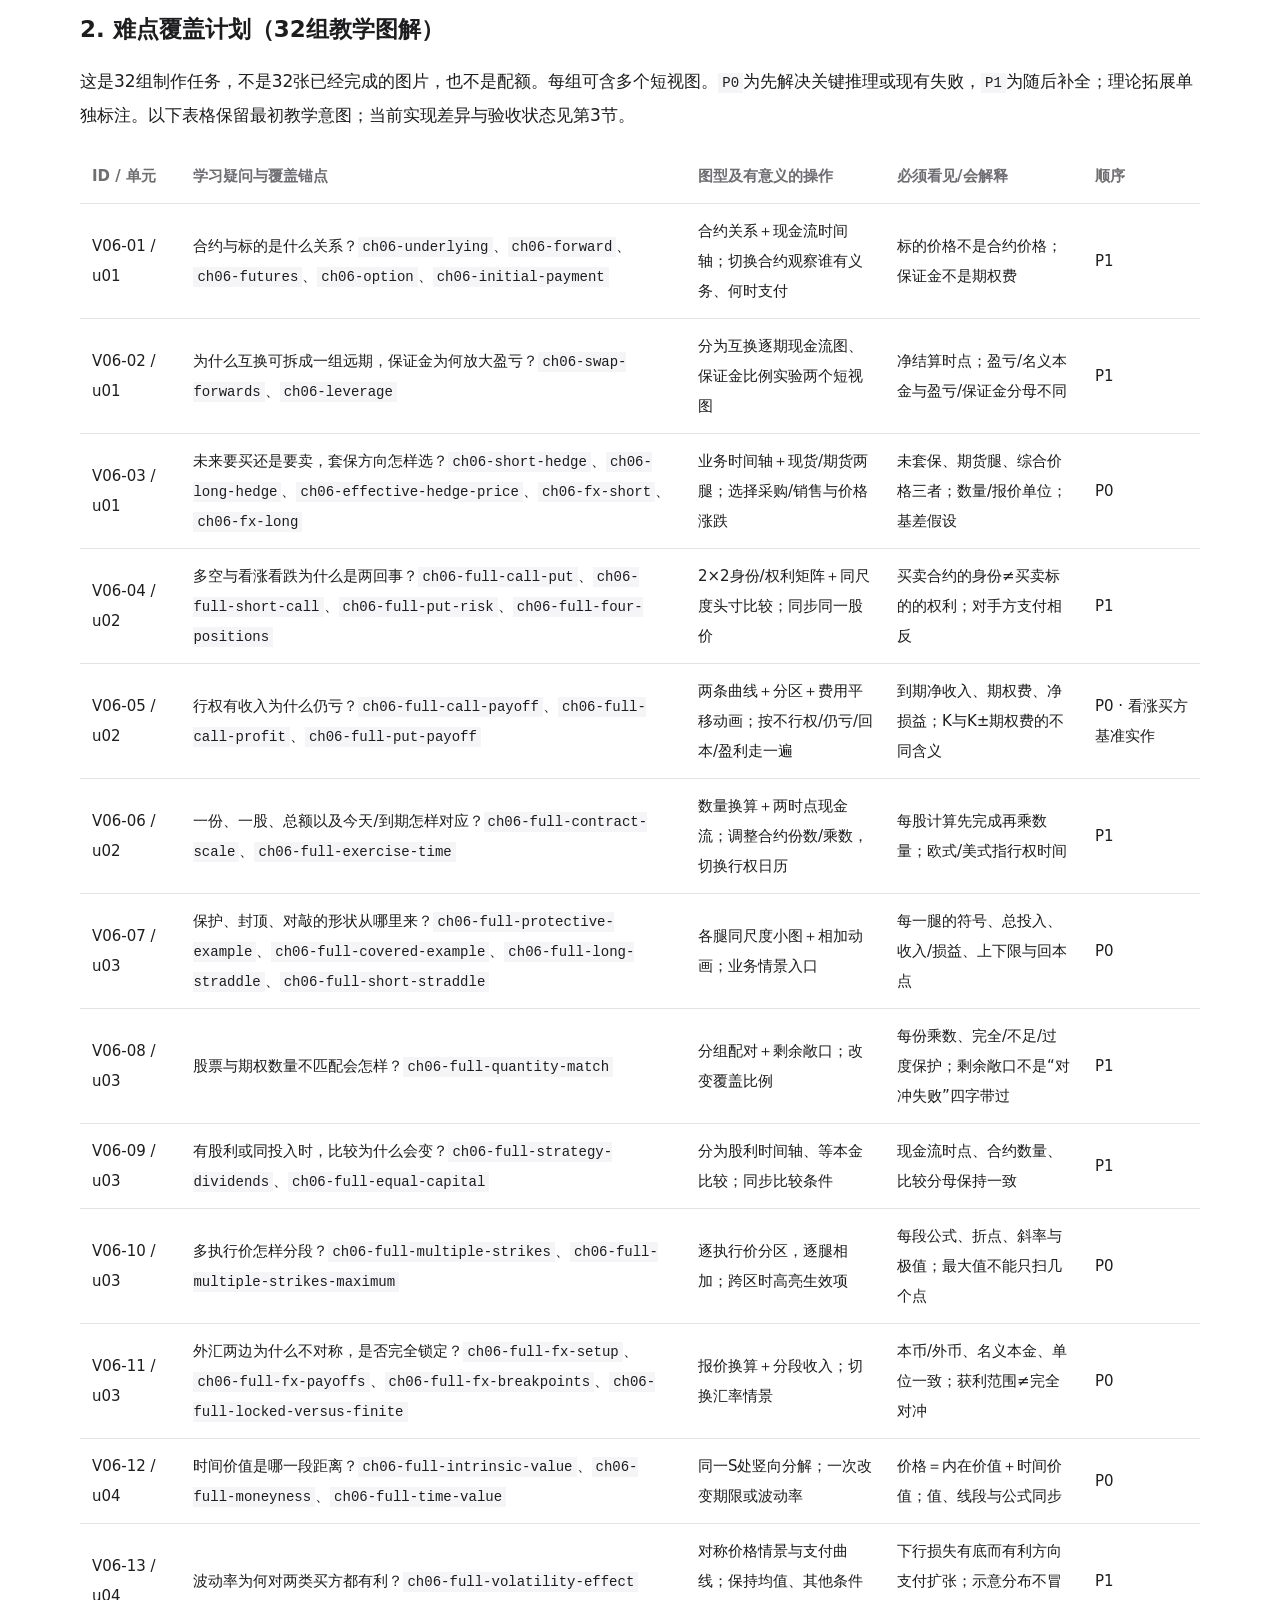
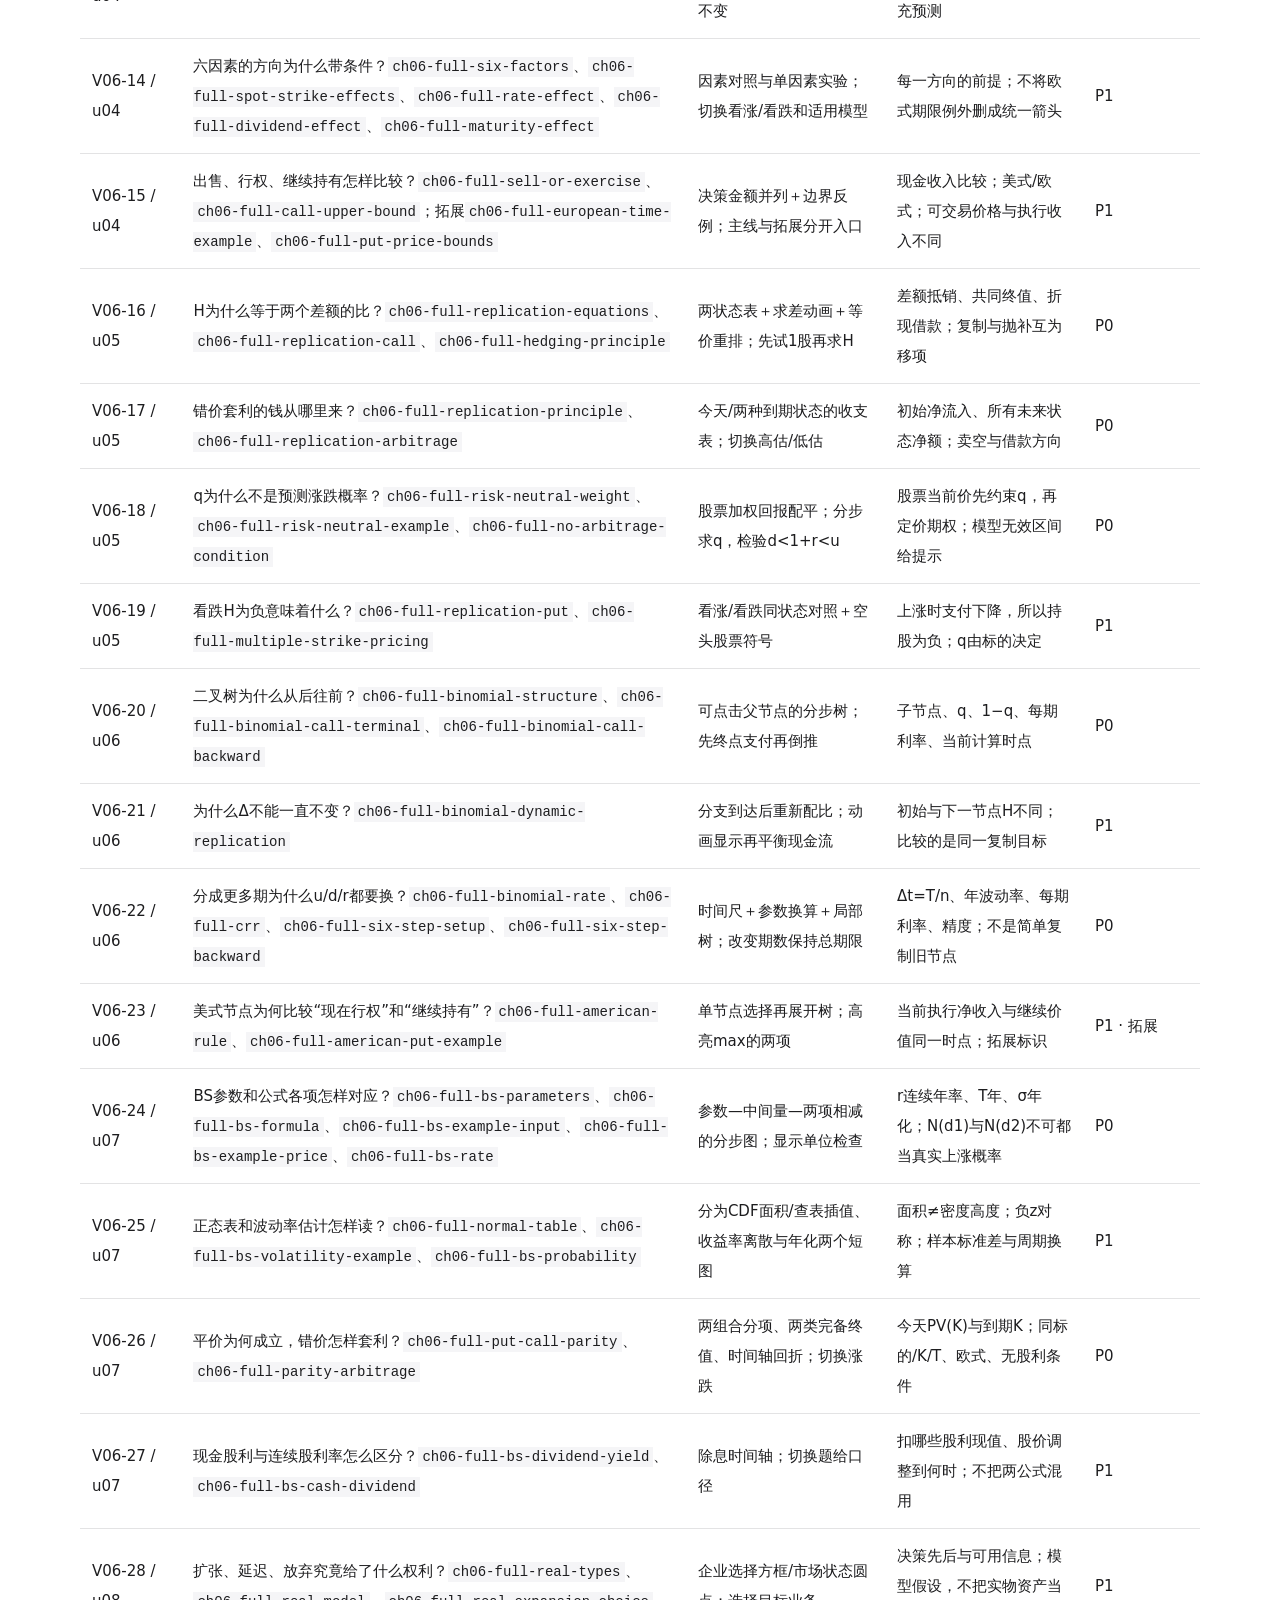
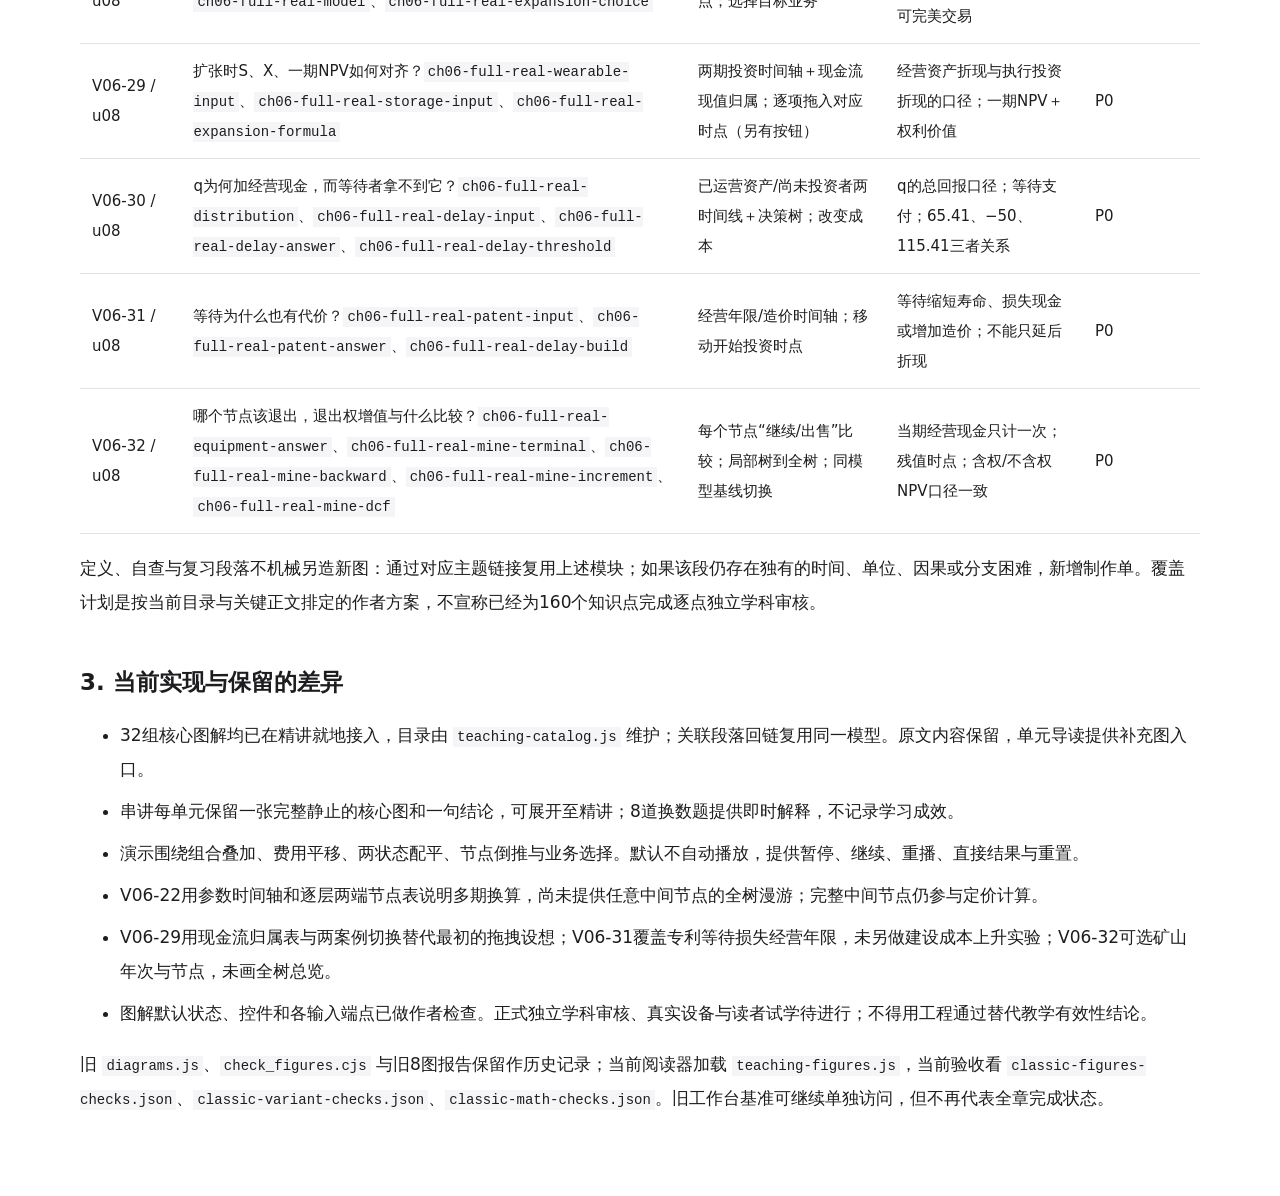
<file: figure-lab/plan.html>
<!doctype html><html lang="zh-CN"><head><meta charset="utf-8"><meta name="viewport" content="width=device-width,initial-scale=1"><meta name="robots" content="noindex,nofollow"><meta name="color-scheme" content="light dark"><title>本章32组覆盖 · CPA图解工作台</title><script>try{const t=localStorage.getItem("cpa-reader-appearance");if(["light","dark"].includes(t))document.documentElement.dataset.theme=t;}catch{}</script><link rel="stylesheet" href="../tokens.css"><link rel="stylesheet" href="lab.css?v=1"></head><body><header><a href="../">← 返回教材</a><span>图解工作台 · 试行</span></header><main class="doc"><nav class="workshop-nav" aria-label="制图工作台"><a href="./">基准样图</a><a href="references.html">经典资料与改造</a><a href="workflow.html">制作流程</a><a href="plan.html" aria-current="page">本章32组覆盖</a><a href="briefs.html">制作单与脚本</a><a href="visual-design.html">视觉设计依据</a></nav><h1>第六章图解审视与覆盖计划</h1>
<p>2026-10-09。审视基线：源码 <code>16b92703d036a60a2993de89769bd35b3439663f</code>，Pages <code>97e53ef16c595d41c1f4ac68c7f7f97192f2539b</code>。依据：逐张浏览器截图、8个模块的实际图文/控件及源码、当前160个精讲知识点目录、<code>CH06_RECAP_MAP.md</code> 的历史答疑卡点。历史答疑频次用于排序，不当作本次读者学习成效或当前流量。</p>
<h2>当前状态：32组主题，按知识点拆为42幅图</h2>
<p>先核对经典教材配套资料，再以本章数据重新设计V06-01至V06-32，替换正文加载的8组初版。2026-10-10按用户反馈，将同组内不同知识点拆为42幅独立图，四头寸和四组合不再集中切换；13幅价格图使用点线与计算表联动。100个锚点可直接到达所属图解；串讲含8幅压缩图，精讲含8道换数自查。来源、页码与原创改造边界见 <a href="references.html">CLASSIC_REFERENCES.md</a>。这表示核心主题已实现，不表示下表最初设想的每一种动作都已实现，也不代表独立教学审定。</p>
<h2>1. 旧图为什么让人难理解（历史审视）</h2>
<p>8组图均有标题、提示、模型和结果，但都没有落实共享规范中的知识点定位标签与编号读图要点。树图虽有三个操作按钮，也缺少随步骤显示的完整依赖说明。下列是作者基于实物的审视，不是独立教学审定。</p>
<div class="table-scroll" tabindex="0" role="region" aria-label="横向滚动查看完整表格"><table><thead><tr><th>当前图</th><th>值得保留</th><th>具体缺口与影响</th><th>重做方向</th></tr></thead><tbody><tr><td>标的与合约</td><td>可比较股票市值与执行收入</td><td>在“衍生工具与标的资产”处直接进入期权支付，先修概念不足；执行价藏在后注，股票本身与合约权利的区别不直观</td><td>先画“标的—合约—条件现金流”关系，再在期权段落做支付实验；两者不混作一张图</td></tr><tr><td>四种头寸</td><td>模型、输入与净损益同步</td><td>三条竖虚线很近但未具名，37与40.8未形成清楚分界；当期权费变化时，只见结果变了，不知道整条线平移；四种头寸藏在一个下拉框中</td><td>当前看涨买方作为第一张完整基准图；其他头寸用同尺度对照，逐一补局部教学任务</td></tr><tr><td>四种组合</td><td>支持拆分与求和</td><td>成本写在后注；默认直接给合成结果，两个组成项未用同一股价对齐推导；四种策略跳换时缺少业务目标提示</td><td>按保护/封顶/双向波动分开教学；“单腿 → 同点相加 → 扣成本”分步演示</td></tr><tr><td>价值分解</td><td>BS模型前提已声明</td><td>图上未标104处的4、12.16与8.16；时间价值的“竖向间距”只能靠文字猜；期限与波动率同时开放易混淆因果</td><td>把间距标在图中，一次只改变一个因素，保留基准；六因素另做条件化对照</td></tr><tr><td>套保</td><td>两状态相等验证正确</td><td>点击Δ直接得到答案，15/33.6的来源没有画出来；条形只显示合计，股票、卖出期权与借款的联系不足</td><td>两状态差额并排相减，逐步求H，再把“复制期权”和“对冲期权”对照</td></tr><tr><td>二叉树</td><td>可回到终点/中间/今天</td><td>q、1−q和每期2.5%在图外小字；未把两个子节点与对应父节点的算式连起来；高亮一个节点不足以解释倒推</td><td>点击任一父节点，显示两条入边的权重、期望额、折现和下一节点；区分股价正推与价值倒推</td></tr><tr><td>平价</td><td>两组总额随股价始终相同</td><td>相同灰色条中的分项靠读者猜；今天PV(K)和到期K的关系没显示；不能只以两个选定点证明全部状态</td><td>用涨/跌两类完备分支＋分项表，再沿时间轴折回今天；带同K/T/标的、欧式、无股利条件</td></tr><tr><td>等待投资</td><td>正确保留65.41与115.41两种口径</td><td>只比较最终条长，未呈现先等信息再投资的决策；经营现金流为何参与q、等待者为何拿不到第一年现金没解释</td><td>两条时间线＋信息揭晓节点；分别显示等待策略价值、立即投NPV和二者差额</td></tr></tbody></table></div>
<p>共同的外观问题：宽版滑块横跨整页，而图仍居中限制680px；控件与结果距离过远；参考线、当前点与关键点没有清楚分工。修订按流程的“版式原型”关卡处理，不能靠加大字体或增加底色补救。</p>
<h2>2. 难点覆盖计划（32组教学图解）</h2>
<p>这是32组制作任务，不是32张已经完成的图片，也不是配额。每组可含多个短视图。<code>P0</code>为先解决关键推理或现有失败，<code>P1</code>为随后补全；理论拓展单独标注。以下表格保留最初教学意图；当前实现差异与验收状态见第3节。</p>
<div class="table-scroll" tabindex="0" role="region" aria-label="横向滚动查看完整表格"><table><thead><tr><th>ID / 单元</th><th>学习疑问与覆盖锚点</th><th>图型及有意义的操作</th><th>必须看见/会解释</th><th>顺序</th></tr></thead><tbody><tr><td>V06-01 / u01</td><td>合约与标的是什么关系？<code>ch06-underlying</code>、<code>ch06-forward</code>、<code>ch06-futures</code>、<code>ch06-option</code>、<code>ch06-initial-payment</code></td><td>合约关系＋现金流时间轴；切换合约观察谁有义务、何时支付</td><td>标的价格不是合约价格；保证金不是期权费</td><td>P1</td></tr><tr><td>V06-02 / u01</td><td>为什么互换可拆成一组远期，保证金为何放大盈亏？<code>ch06-swap-forwards</code>、<code>ch06-leverage</code></td><td>分为互换逐期现金流图、保证金比例实验两个短视图</td><td>净结算时点；盈亏/名义本金与盈亏/保证金分母不同</td><td>P1</td></tr><tr><td>V06-03 / u01</td><td>未来要买还是要卖，套保方向怎样选？<code>ch06-short-hedge</code>、<code>ch06-long-hedge</code>、<code>ch06-effective-hedge-price</code>、<code>ch06-fx-short</code>、<code>ch06-fx-long</code></td><td>业务时间轴＋现货/期货两腿；选择采购/销售与价格涨跌</td><td>未套保、期货腿、综合价格三者；数量/报价单位；基差假设</td><td>P0</td></tr><tr><td>V06-04 / u02</td><td>多空与看涨看跌为什么是两回事？<code>ch06-full-call-put</code>、<code>ch06-full-short-call</code>、<code>ch06-full-put-risk</code>、<code>ch06-full-four-positions</code></td><td>2×2身份/权利矩阵＋同尺度头寸比较；同步同一股价</td><td>买卖合约的身份≠买卖标的的权利；对手方支付相反</td><td>P1</td></tr><tr><td>V06-05 / u02</td><td>行权有收入为什么仍亏？<code>ch06-full-call-payoff</code>、<code>ch06-full-call-profit</code>、<code>ch06-full-put-payoff</code></td><td>两条曲线＋分区＋费用平移动画；按不行权/仍亏/回本/盈利走一遍</td><td>到期净收入、期权费、净损益；K与K±期权费的不同含义</td><td>P0 · 看涨买方基准实作</td></tr><tr><td>V06-06 / u02</td><td>一份、一股、总额以及今天/到期怎样对应？<code>ch06-full-contract-scale</code>、<code>ch06-full-exercise-time</code></td><td>数量换算＋两时点现金流；调整合约份数/乘数，切换行权日历</td><td>每股计算先完成再乘数量；欧式/美式指行权时间</td><td>P1</td></tr><tr><td>V06-07 / u03</td><td>保护、封顶、对敲的形状从哪里来？<code>ch06-full-protective-example</code>、<code>ch06-full-covered-example</code>、<code>ch06-full-long-straddle</code>、<code>ch06-full-short-straddle</code></td><td>各腿同尺度小图＋相加动画；业务情景入口</td><td>每一腿的符号、总投入、收入/损益、上下限与回本点</td><td>P0</td></tr><tr><td>V06-08 / u03</td><td>股票与期权数量不匹配会怎样？<code>ch06-full-quantity-match</code></td><td>分组配对＋剩余敞口；改变覆盖比例</td><td>每份乘数、完全/不足/过度保护；剩余敞口不是“对冲失败”四字带过</td><td>P1</td></tr><tr><td>V06-09 / u03</td><td>有股利或同投入时，比较为什么会变？<code>ch06-full-strategy-dividends</code>、<code>ch06-full-equal-capital</code></td><td>分为股利时间轴、等本金比较；同步比较条件</td><td>现金流时点、合约数量、比较分母保持一致</td><td>P1</td></tr><tr><td>V06-10 / u03</td><td>多执行价怎样分段？<code>ch06-full-multiple-strikes</code>、<code>ch06-full-multiple-strikes-maximum</code></td><td>逐执行价分区，逐腿相加；跨区时高亮生效项</td><td>每段公式、折点、斜率与极值；最大值不能只扫几个点</td><td>P0</td></tr><tr><td>V06-11 / u03</td><td>外汇两边为什么不对称，是否完全锁定？<code>ch06-full-fx-setup</code>、<code>ch06-full-fx-payoffs</code>、<code>ch06-full-fx-breakpoints</code>、<code>ch06-full-locked-versus-finite</code></td><td>报价换算＋分段收入；切换汇率情景</td><td>本币/外币、名义本金、单位一致；获利范围≠完全对冲</td><td>P0</td></tr><tr><td>V06-12 / u04</td><td>时间价值是哪一段距离？<code>ch06-full-intrinsic-value</code>、<code>ch06-full-moneyness</code>、<code>ch06-full-time-value</code></td><td>同一S处竖向分解；一次改变期限或波动率</td><td>价格＝内在价值＋时间价值；值、线段与公式同步</td><td>P0</td></tr><tr><td>V06-13 / u04</td><td>波动率为何对两类买方都有利？<code>ch06-full-volatility-effect</code></td><td>对称价格情景与支付曲线；保持均值、其他条件不变</td><td>下行损失有底而有利方向支付扩张；示意分布不冒充预测</td><td>P1</td></tr><tr><td>V06-14 / u04</td><td>六因素的方向为什么带条件？<code>ch06-full-six-factors</code>、<code>ch06-full-spot-strike-effects</code>、<code>ch06-full-rate-effect</code>、<code>ch06-full-dividend-effect</code>、<code>ch06-full-maturity-effect</code></td><td>因素对照与单因素实验；切换看涨/看跌和适用模型</td><td>每一方向的前提；不将欧式期限例外删成统一箭头</td><td>P1</td></tr><tr><td>V06-15 / u04</td><td>出售、行权、继续持有怎样比较？<code>ch06-full-sell-or-exercise</code>、<code>ch06-full-call-upper-bound</code>；拓展<code>ch06-full-european-time-example</code>、<code>ch06-full-put-price-bounds</code></td><td>决策金额并列＋边界反例；主线与拓展分开入口</td><td>现金收入比较；美式/欧式；可交易价格与执行收入不同</td><td>P1</td></tr><tr><td>V06-16 / u05</td><td>H为什么等于两个差额的比？<code>ch06-full-replication-equations</code>、<code>ch06-full-replication-call</code>、<code>ch06-full-hedging-principle</code></td><td>两状态表＋求差动画＋等价重排；先试1股再求H</td><td>差额抵销、共同终值、折现借款；复制与抛补互为移项</td><td>P0</td></tr><tr><td>V06-17 / u05</td><td>错价套利的钱从哪里来？<code>ch06-full-replication-principle</code>、<code>ch06-full-replication-arbitrage</code></td><td>今天/两种到期状态的收支表；切换高估/低估</td><td>初始净流入、所有未来状态净额；卖空与借款方向</td><td>P0</td></tr><tr><td>V06-18 / u05</td><td>q为什么不是预测涨跌概率？<code>ch06-full-risk-neutral-weight</code>、<code>ch06-full-risk-neutral-example</code>、<code>ch06-full-no-arbitrage-condition</code></td><td>股票加权回报配平；分步求q，检验d&lt;1+r&lt;u</td><td>股票当前价先约束q，再定价期权；模型无效区间给提示</td><td>P0</td></tr><tr><td>V06-19 / u05</td><td>看跌H为负意味着什么？<code>ch06-full-replication-put</code>、<code>ch06-full-multiple-strike-pricing</code></td><td>看涨/看跌同状态对照＋空头股票符号</td><td>上涨时支付下降，所以持股为负；q由标的决定</td><td>P1</td></tr><tr><td>V06-20 / u06</td><td>二叉树为什么从后往前？<code>ch06-full-binomial-structure</code>、<code>ch06-full-binomial-call-terminal</code>、<code>ch06-full-binomial-call-backward</code></td><td>可点击父节点的分步树；先终点支付再倒推</td><td>子节点、q、1−q、每期利率、当前计算时点</td><td>P0</td></tr><tr><td>V06-21 / u06</td><td>为什么Δ不能一直不变？<code>ch06-full-binomial-dynamic-replication</code></td><td>分支到达后重新配比；动画显示再平衡现金流</td><td>初始与下一节点H不同；比较的是同一复制目标</td><td>P1</td></tr><tr><td>V06-22 / u06</td><td>分成更多期为什么u/d/r都要换？<code>ch06-full-binomial-rate</code>、<code>ch06-full-crr</code>、<code>ch06-full-six-step-setup</code>、<code>ch06-full-six-step-backward</code></td><td>时间尺＋参数换算＋局部树；改变期数保持总期限</td><td>Δt=T/n、年波动率、每期利率、精度；不是简单复制旧节点</td><td>P0</td></tr><tr><td>V06-23 / u06</td><td>美式节点为何比较“现在行权”和“继续持有”？<code>ch06-full-american-rule</code>、<code>ch06-full-american-put-example</code></td><td>单节点选择再展开树；高亮max的两项</td><td>当前执行净收入与继续价值同一时点；拓展标识</td><td>P1 · 拓展</td></tr><tr><td>V06-24 / u07</td><td>BS参数和公式各项怎样对应？<code>ch06-full-bs-parameters</code>、<code>ch06-full-bs-formula</code>、<code>ch06-full-bs-example-input</code>、<code>ch06-full-bs-example-price</code>、<code>ch06-full-bs-rate</code></td><td>参数—中间量—两项相减的分步图；显示单位检查</td><td>r连续年率、T年、σ年化；N(d1)与N(d2)不可都当真实上涨概率</td><td>P0</td></tr><tr><td>V06-25 / u07</td><td>正态表和波动率估计怎样读？<code>ch06-full-normal-table</code>、<code>ch06-full-bs-volatility-example</code>、<code>ch06-full-bs-probability</code></td><td>分为CDF面积/查表插值、收益率离散与年化两个短图</td><td>面积≠密度高度；负z对称；样本标准差与周期换算</td><td>P1</td></tr><tr><td>V06-26 / u07</td><td>平价为何成立，错价怎样套利？<code>ch06-full-put-call-parity</code>、<code>ch06-full-parity-arbitrage</code></td><td>两组合分项、两类完备终值、时间轴回折；切换涨跌</td><td>今天PV(K)与到期K；同标的/K/T、欧式、无股利条件</td><td>P0</td></tr><tr><td>V06-27 / u07</td><td>现金股利与连续股利率怎么区分？<code>ch06-full-bs-dividend-yield</code>、<code>ch06-full-bs-cash-dividend</code></td><td>除息时间轴；切换题给口径</td><td>扣哪些股利现值、股价调整到何时；不把两公式混用</td><td>P1</td></tr><tr><td>V06-28 / u08</td><td>扩张、延迟、放弃究竟给了什么权利？<code>ch06-full-real-types</code>、<code>ch06-full-real-model</code>、<code>ch06-full-real-expansion-choice</code></td><td>企业选择方框/市场状态圆点；选择目标业务</td><td>决策先后与可用信息；模型假设，不把实物资产当可完美交易</td><td>P1</td></tr><tr><td>V06-29 / u08</td><td>扩张时S、X、一期NPV如何对齐？<code>ch06-full-real-wearable-input</code>、<code>ch06-full-real-storage-input</code>、<code>ch06-full-real-expansion-formula</code></td><td>两期投资时间轴＋现金流现值归属；逐项拖入对应时点（另有按钮）</td><td>经营资产折现与执行投资折现的口径；一期NPV＋权利价值</td><td>P0</td></tr><tr><td>V06-30 / u08</td><td>q为何加经营现金，而等待者拿不到它？<code>ch06-full-real-distribution</code>、<code>ch06-full-real-delay-input</code>、<code>ch06-full-real-delay-answer</code>、<code>ch06-full-real-delay-threshold</code></td><td>已运营资产/尚未投资者两时间线＋决策树；改变成本</td><td>q的总回报口径；等待支付；65.41、−50、115.41三者关系</td><td>P0</td></tr><tr><td>V06-31 / u08</td><td>等待为什么也有代价？<code>ch06-full-real-patent-input</code>、<code>ch06-full-real-patent-answer</code>、<code>ch06-full-real-delay-build</code></td><td>经营年限/造价时间轴；移动开始投资时点</td><td>等待缩短寿命、损失现金或增加造价；不能只延后折现</td><td>P0</td></tr><tr><td>V06-32 / u08</td><td>哪个节点该退出，退出权增值与什么比较？<code>ch06-full-real-equipment-answer</code>、<code>ch06-full-real-mine-terminal</code>、<code>ch06-full-real-mine-backward</code>、<code>ch06-full-real-mine-increment</code>、<code>ch06-full-real-mine-dcf</code></td><td>每个节点“继续/出售”比较；局部树到全树；同模型基线切换</td><td>当期经营现金只计一次；残值时点；含权/不含权NPV口径一致</td><td>P0</td></tr></tbody></table></div>
<p>定义、自查与复习段落不机械另造新图：通过对应主题链接复用上述模块；如果该段仍存在独有的时间、单位、因果或分支困难，新增制作单。覆盖计划是按当前目录与关键正文排定的作者方案，不宣称已经为160个知识点完成逐点独立学科审核。</p>
<h2>3. 当前实现与保留的差异</h2>
<ul><li>32组核心图解均已在精讲就地接入，目录由 <code>teaching-catalog.js</code> 维护；关联段落回链复用同一模型。原文内容保留，单元导读提供补充图入口。</li><li>串讲每单元保留一张完整静止的核心图和一句结论，可展开至精讲；8道换数题提供即时解释，不记录学习成效。</li><li>演示围绕组合叠加、费用平移、两状态配平、节点倒推与业务选择。默认不自动播放，提供暂停、继续、重播、直接结果与重置。</li><li>V06-22用参数时间轴和逐层两端节点表说明多期换算，尚未提供任意中间节点的全树漫游；完整中间节点仍参与定价计算。</li><li>V06-29用现金流归属表与两案例切换替代最初的拖拽设想；V06-31覆盖专利等待损失经营年限，未另做建设成本上升实验；V06-32可选矿山年次与节点，未画全树总览。</li><li>图解默认状态、控件和各输入端点已做作者检查。正式独立学科审核、真实设备与读者试学待进行；不得用工程通过替代教学有效性结论。</li></ul>
<p>旧 <code>diagrams.js</code>、<code>check_figures.cjs</code> 与旧8图报告保留作历史记录；当前阅读器加载 <code>teaching-figures.js</code>，当前验收看 <code>classic-figures-checks.json</code>、<code>classic-variant-checks.json</code>、<code>classic-math-checks.json</code>。旧工作台基准可继续单独访问，但不再代表全章完成状态。</p></main></body></html>
</file>
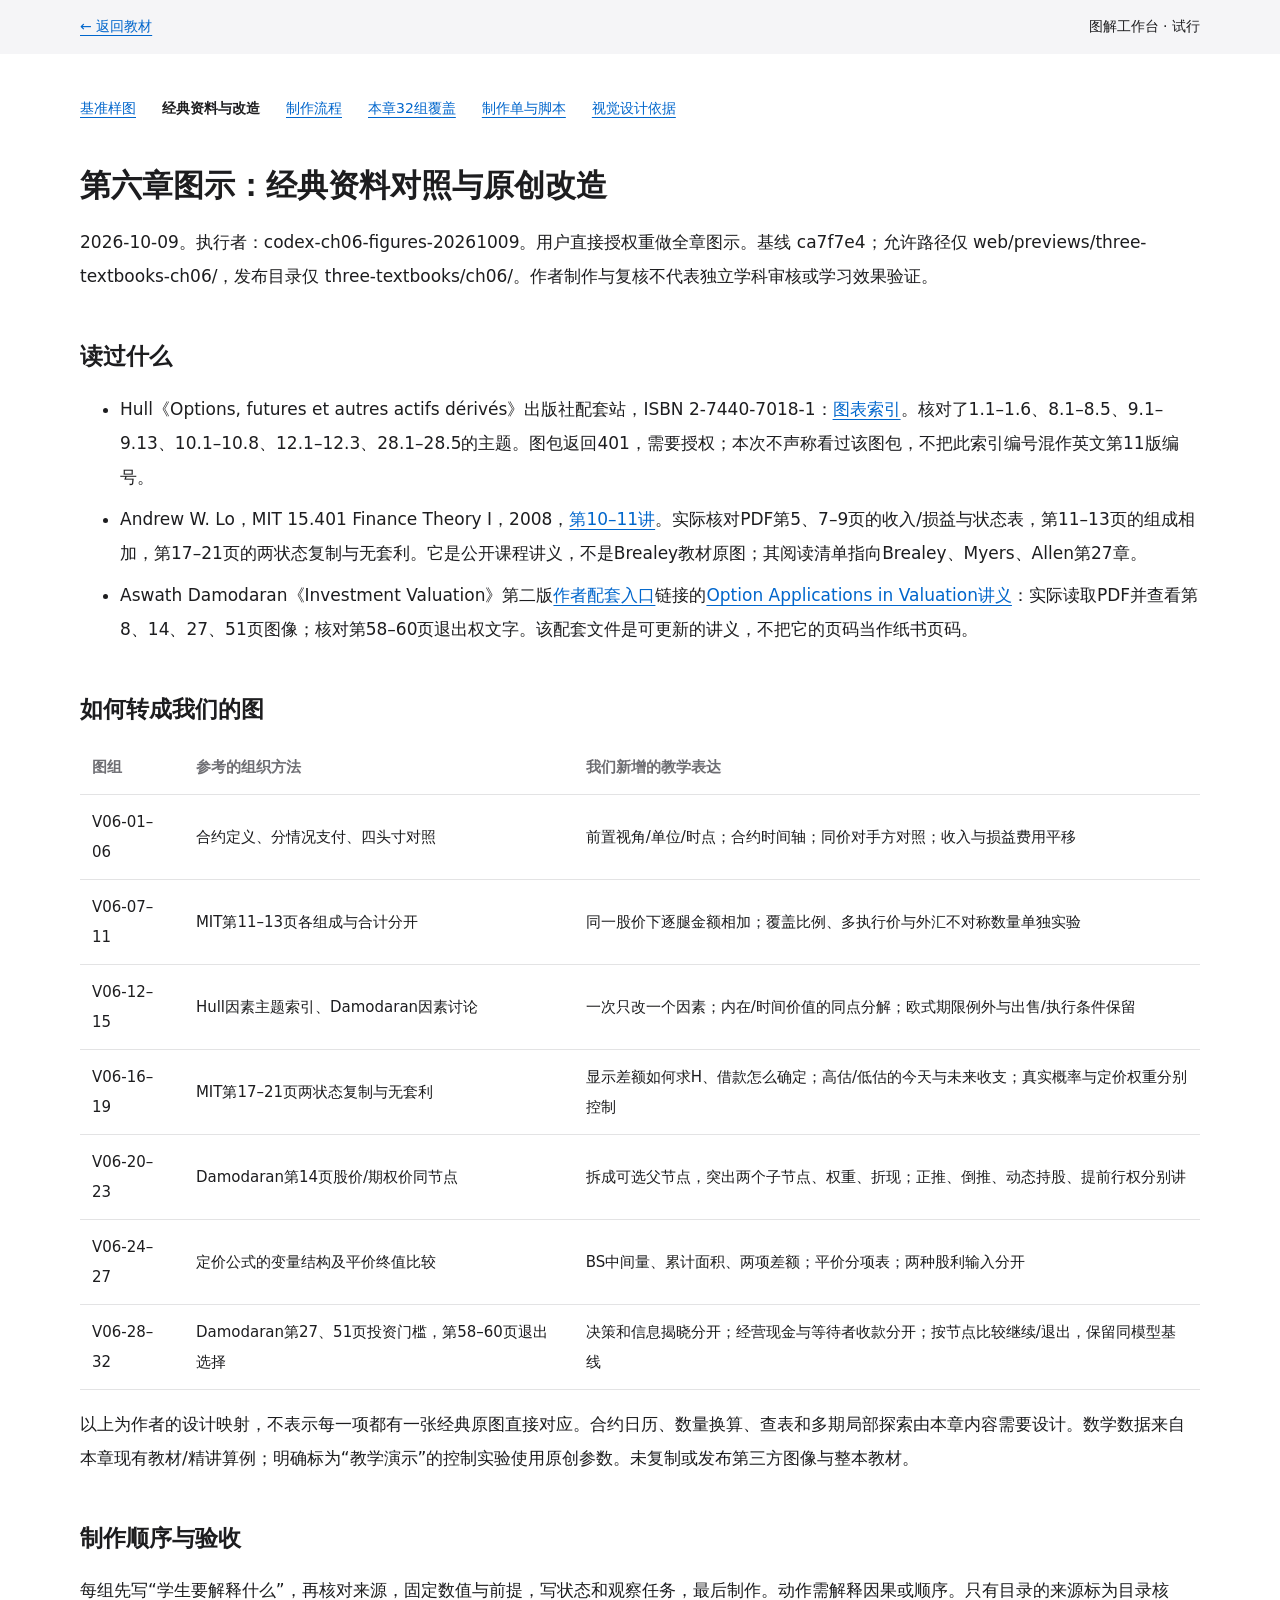
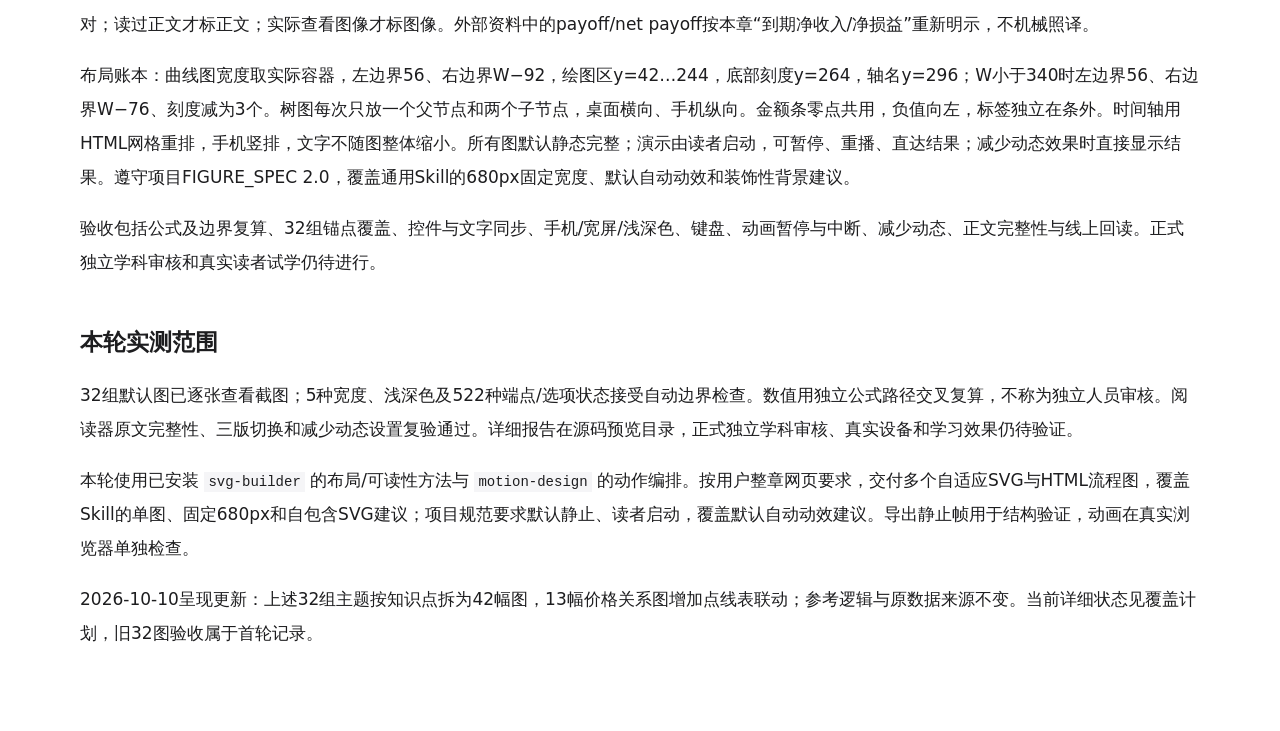
<file: figure-lab/references.html>
<!doctype html><html lang="zh-CN"><head><meta charset="utf-8"><meta name="viewport" content="width=device-width,initial-scale=1"><meta name="robots" content="noindex,nofollow"><meta name="color-scheme" content="light dark"><title>经典资料与改造 · CPA图解工作台</title><script>try{const t=localStorage.getItem("cpa-reader-appearance");if(["light","dark"].includes(t))document.documentElement.dataset.theme=t;}catch{}</script><link rel="stylesheet" href="../tokens.css"><link rel="stylesheet" href="lab.css?v=1"></head><body><header><a href="../">← 返回教材</a><span>图解工作台 · 试行</span></header><main class="doc"><nav class="workshop-nav" aria-label="制图工作台"><a href="./">基准样图</a><a href="references.html" aria-current="page">经典资料与改造</a><a href="workflow.html">制作流程</a><a href="plan.html">本章32组覆盖</a><a href="briefs.html">制作单与脚本</a><a href="visual-design.html">视觉设计依据</a></nav><h1>第六章图示：经典资料对照与原创改造</h1>
<p>2026-10-09。执行者：codex-ch06-figures-20261009。用户直接授权重做全章图示。基线 ca7f7e4；允许路径仅 web/previews/three-textbooks-ch06/，发布目录仅 three-textbooks/ch06/。作者制作与复核不代表独立学科审核或学习效果验证。</p>
<h2>读过什么</h2>
<ul><li>Hull《Options, futures et autres actifs dérivés》出版社配套站，ISBN 2-7440-7018-1：<a href="https://www.hull.pearsoned.fr/hull_figures.htm">图表索引</a>。核对了1.1–1.6、8.1–8.5、9.1–9.13、10.1–10.8、12.1–12.3、28.1–28.5的主题。图包返回401，需要授权；本次不声称看过该图包，不把此索引编号混作英文第11版编号。</li><li>Andrew W. Lo，MIT 15.401 Finance Theory I，2008，<a href="https://ocw.mit.edu/courses/15-401-finance-theory-i-fall-2008/c40ecc0cc0dce0fbf2d229bc4027c43b_MIT15_401F08_lec10.pdf">第10–11讲</a>。实际核对PDF第5、7–9页的收入/损益与状态表，第11–13页的组成相加，第17–21页的两状态复制与无套利。它是公开课程讲义，不是Brealey教材原图；其阅读清单指向Brealey、Myers、Allen第27章。</li><li>Aswath Damodaran《Investment Valuation》第二版<a href="https://pages.stern.nyu.edu/~adamodar/New_Home_Page/Inv2ed.htm">作者配套入口</a>链接的<a href="https://pages.stern.nyu.edu/~adamodar/pdfiles/ovhds/inv2E/optionN.pdf">Option Applications in Valuation讲义</a>：实际读取PDF并查看第8、14、27、51页图像；核对第58–60页退出权文字。该配套文件是可更新的讲义，不把它的页码当作纸书页码。</li></ul>
<h2>如何转成我们的图</h2>
<div class="table-scroll" tabindex="0" role="region" aria-label="横向滚动查看完整表格"><table><thead><tr><th>图组</th><th>参考的组织方法</th><th>我们新增的教学表达</th></tr></thead><tbody><tr><td>V06-01–06</td><td>合约定义、分情况支付、四头寸对照</td><td>前置视角/单位/时点；合约时间轴；同价对手方对照；收入与损益费用平移</td></tr><tr><td>V06-07–11</td><td>MIT第11–13页各组成与合计分开</td><td>同一股价下逐腿金额相加；覆盖比例、多执行价与外汇不对称数量单独实验</td></tr><tr><td>V06-12–15</td><td>Hull因素主题索引、Damodaran因素讨论</td><td>一次只改一个因素；内在/时间价值的同点分解；欧式期限例外与出售/执行条件保留</td></tr><tr><td>V06-16–19</td><td>MIT第17–21页两状态复制与无套利</td><td>显示差额如何求H、借款怎么确定；高估/低估的今天与未来收支；真实概率与定价权重分别控制</td></tr><tr><td>V06-20–23</td><td>Damodaran第14页股价/期权价同节点</td><td>拆成可选父节点，突出两个子节点、权重、折现；正推、倒推、动态持股、提前行权分别讲</td></tr><tr><td>V06-24–27</td><td>定价公式的变量结构及平价终值比较</td><td>BS中间量、累计面积、两项差额；平价分项表；两种股利输入分开</td></tr><tr><td>V06-28–32</td><td>Damodaran第27、51页投资门槛，第58–60页退出选择</td><td>决策和信息揭晓分开；经营现金与等待者收款分开；按节点比较继续/退出，保留同模型基线</td></tr></tbody></table></div>
<p>以上为作者的设计映射，不表示每一项都有一张经典原图直接对应。合约日历、数量换算、查表和多期局部探索由本章内容需要设计。数学数据来自本章现有教材/精讲算例；明确标为“教学演示”的控制实验使用原创参数。未复制或发布第三方图像与整本教材。</p>
<h2>制作顺序与验收</h2>
<p>每组先写“学生要解释什么”，再核对来源，固定数值与前提，写状态和观察任务，最后制作。动作需解释因果或顺序。只有目录的来源标为目录核对；读过正文才标正文；实际查看图像才标图像。外部资料中的payoff/net payoff按本章“到期净收入/净损益”重新明示，不机械照译。</p>
<p>布局账本：曲线图宽度取实际容器，左边界56、右边界W−92，绘图区y=42…244，底部刻度y=264，轴名y=296；W小于340时左边界56、右边界W−76、刻度减为3个。树图每次只放一个父节点和两个子节点，桌面横向、手机纵向。金额条零点共用，负值向左，标签独立在条外。时间轴用HTML网格重排，手机竖排，文字不随图整体缩小。所有图默认静态完整；演示由读者启动，可暂停、重播、直达结果；减少动态效果时直接显示结果。遵守项目FIGURE_SPEC 2.0，覆盖通用Skill的680px固定宽度、默认自动动效和装饰性背景建议。</p>
<p>验收包括公式及边界复算、32组锚点覆盖、控件与文字同步、手机/宽屏/浅深色、键盘、动画暂停与中断、减少动态、正文完整性与线上回读。正式独立学科审核和真实读者试学仍待进行。</p>
<h2>本轮实测范围</h2>
<p>32组默认图已逐张查看截图；5种宽度、浅深色及522种端点/选项状态接受自动边界检查。数值用独立公式路径交叉复算，不称为独立人员审核。阅读器原文完整性、三版切换和减少动态设置复验通过。详细报告在源码预览目录，正式独立学科审核、真实设备和学习效果仍待验证。</p>
<p>本轮使用已安装 <code>svg-builder</code> 的布局/可读性方法与 <code>motion-design</code> 的动作编排。按用户整章网页要求，交付多个自适应SVG与HTML流程图，覆盖Skill的单图、固定680px和自包含SVG建议；项目规范要求默认静止、读者启动，覆盖默认自动动效建议。导出静止帧用于结构验证，动画在真实浏览器单独检查。</p>
<p>2026-10-10呈现更新：上述32组主题按知识点拆为42幅图，13幅价格关系图增加点线表联动；参考逻辑与原数据来源不变。当前详细状态见覆盖计划，旧32图验收属于首轮记录。</p></main></body></html>
</file>
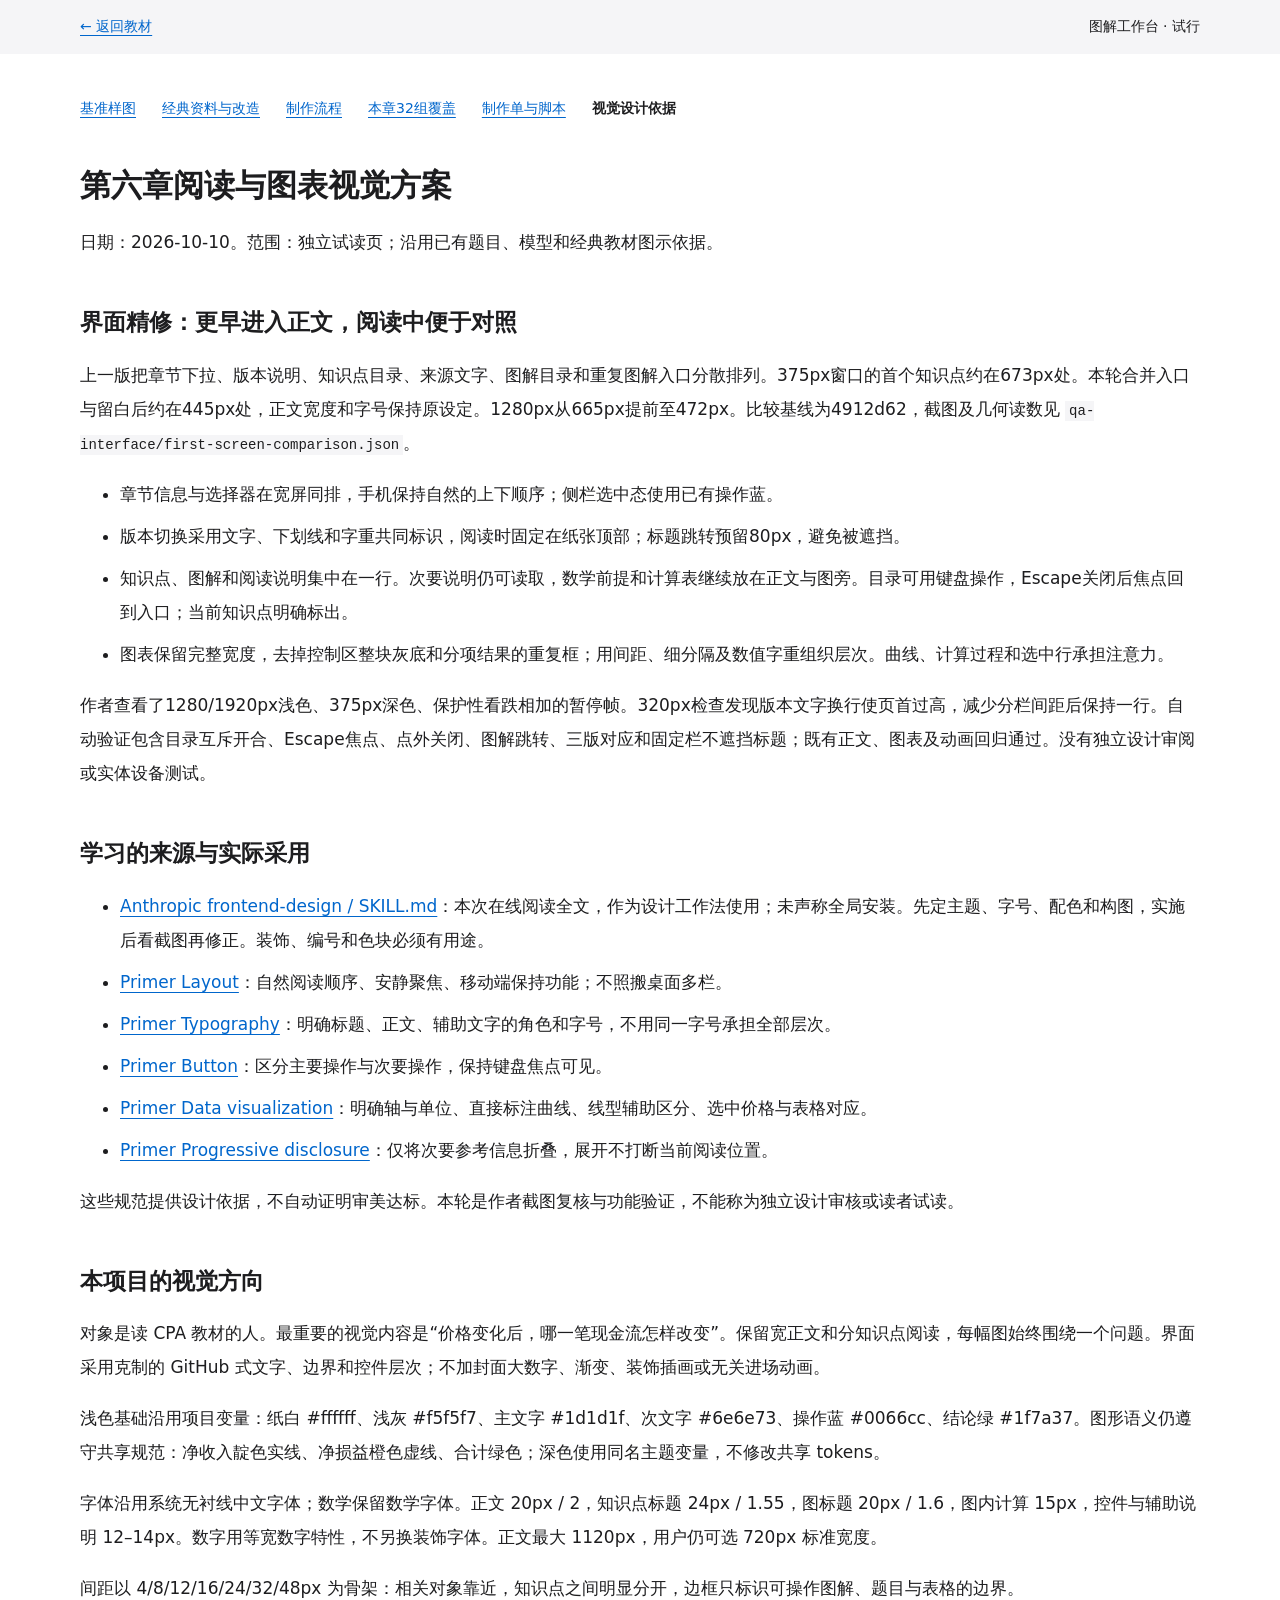
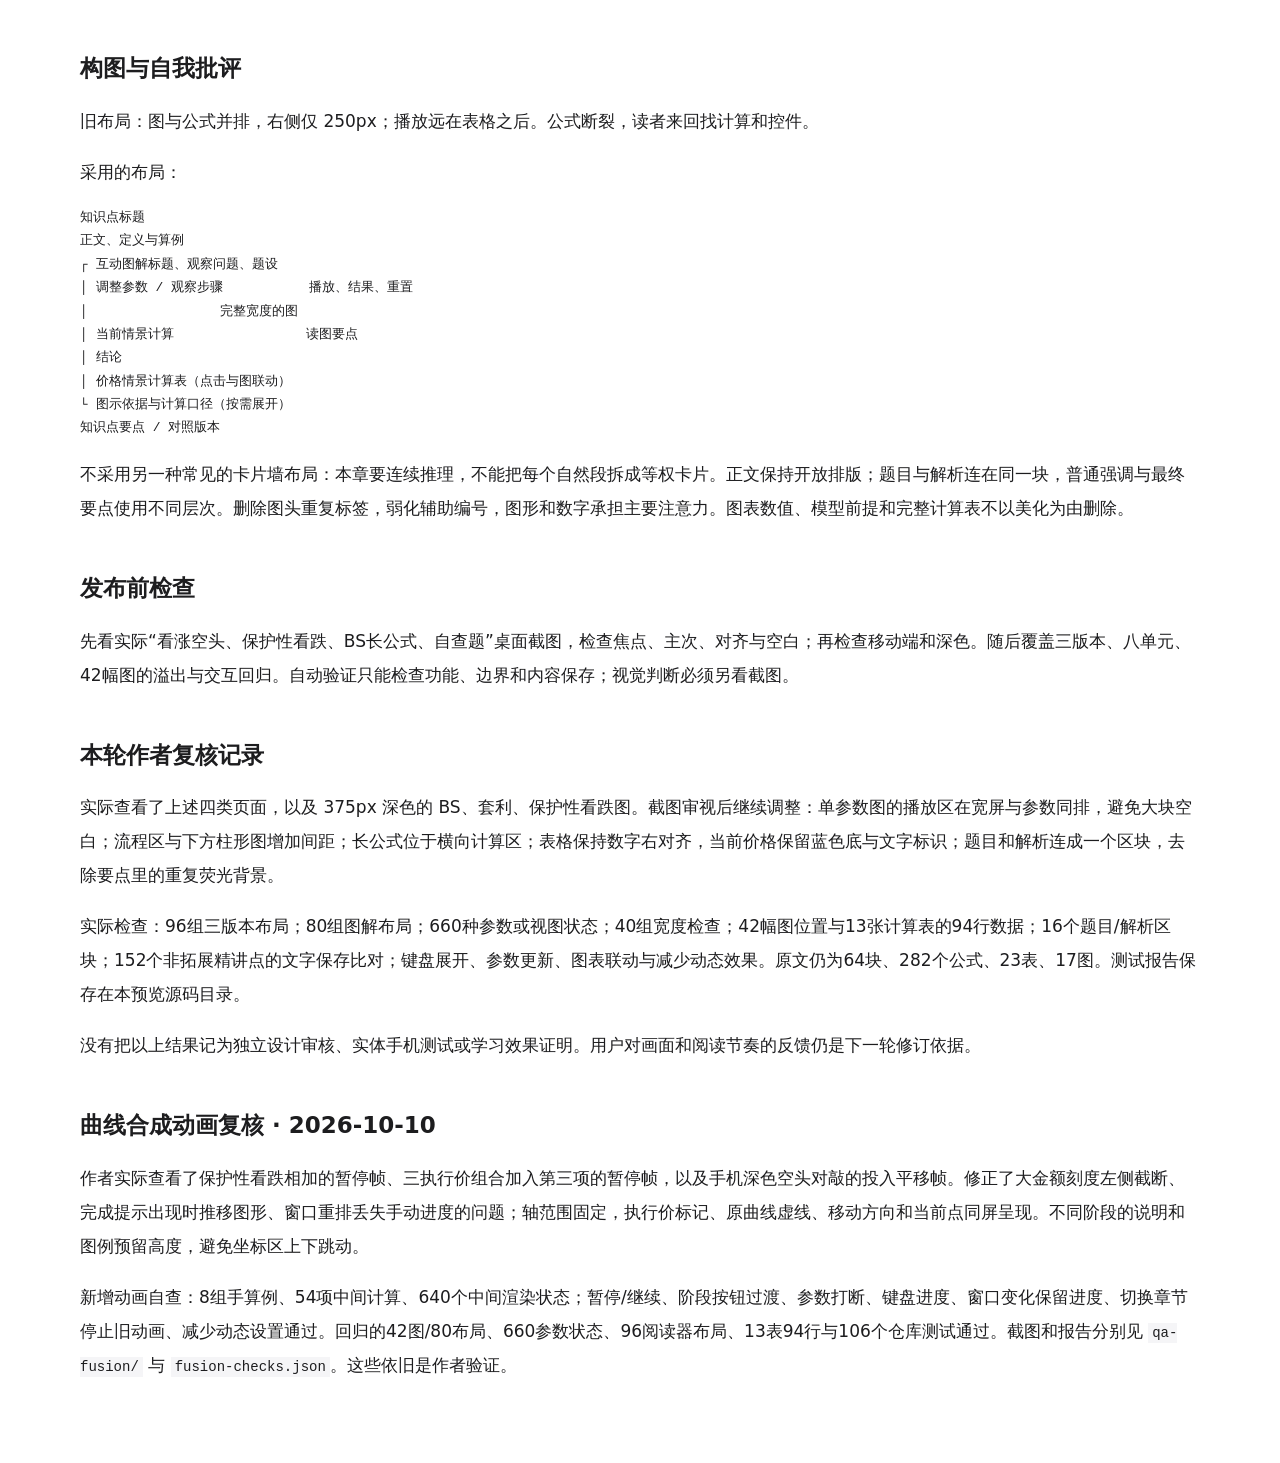
<file: figure-lab/visual-design.html>
<!doctype html><html lang="zh-CN"><head><meta charset="utf-8"><meta name="viewport" content="width=device-width,initial-scale=1"><meta name="robots" content="noindex,nofollow"><meta name="color-scheme" content="light dark"><title>视觉设计依据 · CPA图解工作台</title><script>try{const t=localStorage.getItem("cpa-reader-appearance");if(["light","dark"].includes(t))document.documentElement.dataset.theme=t;}catch{}</script><link rel="stylesheet" href="../tokens.css"><link rel="stylesheet" href="lab.css?v=1"></head><body><header><a href="../">← 返回教材</a><span>图解工作台 · 试行</span></header><main class="doc"><nav class="workshop-nav" aria-label="制图工作台"><a href="./">基准样图</a><a href="references.html">经典资料与改造</a><a href="workflow.html">制作流程</a><a href="plan.html">本章32组覆盖</a><a href="briefs.html">制作单与脚本</a><a href="visual-design.html" aria-current="page">视觉设计依据</a></nav><h1>第六章阅读与图表视觉方案</h1>
<p>日期：2026-10-10。范围：独立试读页；沿用已有题目、模型和经典教材图示依据。</p>
<h2>界面精修：更早进入正文，阅读中便于对照</h2>
<p>上一版把章节下拉、版本说明、知识点目录、来源文字、图解目录和重复图解入口分散排列。375px窗口的首个知识点约在673px处。本轮合并入口与留白后约在445px处，正文宽度和字号保持原设定。1280px从665px提前至472px。比较基线为4912d62，截图及几何读数见 <code>qa-interface/first-screen-comparison.json</code>。</p>
<ul><li>章节信息与选择器在宽屏同排，手机保持自然的上下顺序；侧栏选中态使用已有操作蓝。</li><li>版本切换采用文字、下划线和字重共同标识，阅读时固定在纸张顶部；标题跳转预留80px，避免被遮挡。</li><li>知识点、图解和阅读说明集中在一行。次要说明仍可读取，数学前提和计算表继续放在正文与图旁。目录可用键盘操作，Escape关闭后焦点回到入口；当前知识点明确标出。</li><li>图表保留完整宽度，去掉控制区整块灰底和分项结果的重复框；用间距、细分隔及数值字重组织层次。曲线、计算过程和选中行承担注意力。</li></ul>
<p>作者查看了1280/1920px浅色、375px深色、保护性看跌相加的暂停帧。320px检查发现版本文字换行使页首过高，减少分栏间距后保持一行。自动验证包含目录互斥开合、Escape焦点、点外关闭、图解跳转、三版对应和固定栏不遮挡标题；既有正文、图表及动画回归通过。没有独立设计审阅或实体设备测试。</p>
<h2>学习的来源与实际采用</h2>
<ul><li><a href="https://github.com/anthropics/skills/blob/main/skills/frontend-design/SKILL.md">Anthropic frontend-design / SKILL.md</a>：本次在线阅读全文，作为设计工作法使用；未声称全局安装。先定主题、字号、配色和构图，实施后看截图再修正。装饰、编号和色块必须有用途。</li><li><a href="https://primer.style/product/getting-started/foundations/layout/">Primer Layout</a>：自然阅读顺序、安静聚焦、移动端保持功能；不照搬桌面多栏。</li><li><a href="https://primer.style/product/primitives/typography/">Primer Typography</a>：明确标题、正文、辅助文字的角色和字号，不用同一字号承担全部层次。</li><li><a href="https://primer.style/product/components/button/guidelines/">Primer Button</a>：区分主要操作与次要操作，保持键盘焦点可见。</li><li><a href="https://primer.style/product/ui-patterns/data-visualization/">Primer Data visualization</a>：明确轴与单位、直接标注曲线、线型辅助区分、选中价格与表格对应。</li><li><a href="https://primer.style/product/ui-patterns/progressive-disclosure/">Primer Progressive disclosure</a>：仅将次要参考信息折叠，展开不打断当前阅读位置。</li></ul>
<p>这些规范提供设计依据，不自动证明审美达标。本轮是作者截图复核与功能验证，不能称为独立设计审核或读者试读。</p>
<h2>本项目的视觉方向</h2>
<p>对象是读 CPA 教材的人。最重要的视觉内容是“价格变化后，哪一笔现金流怎样改变”。保留宽正文和分知识点阅读，每幅图始终围绕一个问题。界面采用克制的 GitHub 式文字、边界和控件层次；不加封面大数字、渐变、装饰插画或无关进场动画。</p>
<p>浅色基础沿用项目变量：纸白 #ffffff、浅灰 #f5f5f7、主文字 #1d1d1f、次文字 #6e6e73、操作蓝 #0066cc、结论绿 #1f7a37。图形语义仍遵守共享规范：净收入靛色实线、净损益橙色虚线、合计绿色；深色使用同名主题变量，不修改共享 tokens。</p>
<p>字体沿用系统无衬线中文字体；数学保留数学字体。正文 20px / 2，知识点标题 24px / 1.55，图标题 20px / 1.6，图内计算 15px，控件与辅助说明 12–14px。数字用等宽数字特性，不另换装饰字体。正文最大 1120px，用户仍可选 720px 标准宽度。</p>
<p>间距以 4/8/12/16/24/32/48px 为骨架：相关对象靠近，知识点之间明显分开，边框只标识可操作图解、题目与表格的边界。</p>
<h2>构图与自我批评</h2>
<p>旧布局：图与公式并排，右侧仅 250px；播放远在表格之后。公式断裂，读者来回找计算和控件。</p>
<p>采用的布局：</p>
<pre style="overflow:auto;font-size:13px;line-height:1.8">知识点标题
正文、定义与算例
┌ 互动图解标题、观察问题、题设
│ 调整参数 / 观察步骤           播放、结果、重置
│                 完整宽度的图
│ 当前情景计算                 读图要点
│ 结论
│ 价格情景计算表（点击与图联动）
└ 图示依据与计算口径（按需展开）
知识点要点 / 对照版本</pre>
<p>不采用另一种常见的卡片墙布局：本章要连续推理，不能把每个自然段拆成等权卡片。正文保持开放排版；题目与解析连在同一块，普通强调与最终要点使用不同层次。删除图头重复标签，弱化辅助编号，图形和数字承担主要注意力。图表数值、模型前提和完整计算表不以美化为由删除。</p>
<h2>发布前检查</h2>
<p>先看实际“看涨空头、保护性看跌、BS长公式、自查题”桌面截图，检查焦点、主次、对齐与空白；再检查移动端和深色。随后覆盖三版本、八单元、42幅图的溢出与交互回归。自动验证只能检查功能、边界和内容保存；视觉判断必须另看截图。</p>
<h2>本轮作者复核记录</h2>
<p>实际查看了上述四类页面，以及 375px 深色的 BS、套利、保护性看跌图。截图审视后继续调整：单参数图的播放区在宽屏与参数同排，避免大块空白；流程区与下方柱形图增加间距；长公式位于横向计算区；表格保持数字右对齐，当前价格保留蓝色底与文字标识；题目和解析连成一个区块，去除要点里的重复荧光背景。</p>
<p>实际检查：96组三版本布局；80组图解布局；660种参数或视图状态；40组宽度检查；42幅图位置与13张计算表的94行数据；16个题目/解析区块；152个非拓展精讲点的文字保存比对；键盘展开、参数更新、图表联动与减少动态效果。原文仍为64块、282个公式、23表、17图。测试报告保存在本预览源码目录。</p>
<p>没有把以上结果记为独立设计审核、实体手机测试或学习效果证明。用户对画面和阅读节奏的反馈仍是下一轮修订依据。</p>
<h2>曲线合成动画复核 · 2026-10-10</h2>
<p>作者实际查看了保护性看跌相加的暂停帧、三执行价组合加入第三项的暂停帧，以及手机深色空头对敲的投入平移帧。修正了大金额刻度左侧截断、完成提示出现时推移图形、窗口重排丢失手动进度的问题；轴范围固定，执行价标记、原曲线虚线、移动方向和当前点同屏呈现。不同阶段的说明和图例预留高度，避免坐标区上下跳动。</p>
<p>新增动画自查：8组手算例、54项中间计算、640个中间渲染状态；暂停/继续、阶段按钮过渡、参数打断、键盘进度、窗口变化保留进度、切换章节停止旧动画、减少动态设置通过。回归的42图/80布局、660参数状态、96阅读器布局、13表94行与106个仓库测试通过。截图和报告分别见 <code>qa-fusion/</code> 与 <code>fusion-checks.json</code>。这些依旧是作者验证。</p></main></body></html>
</file>
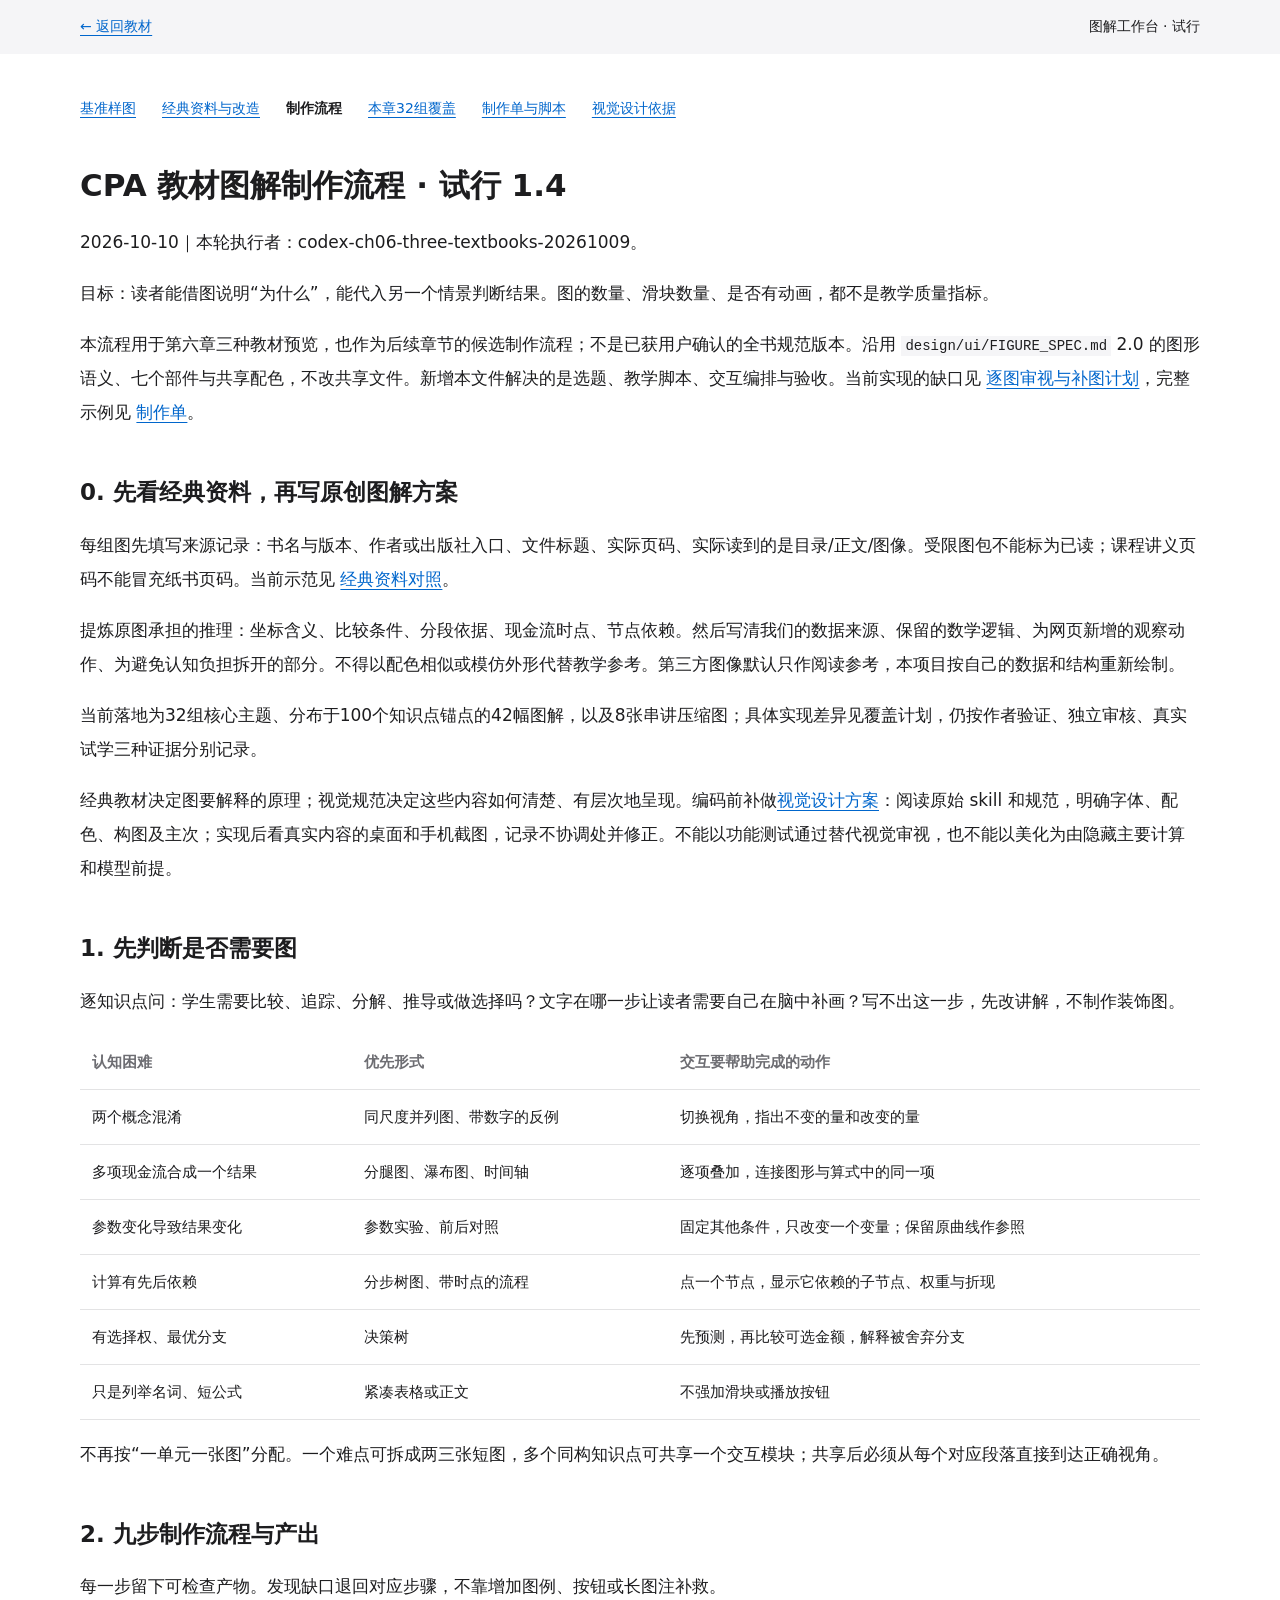
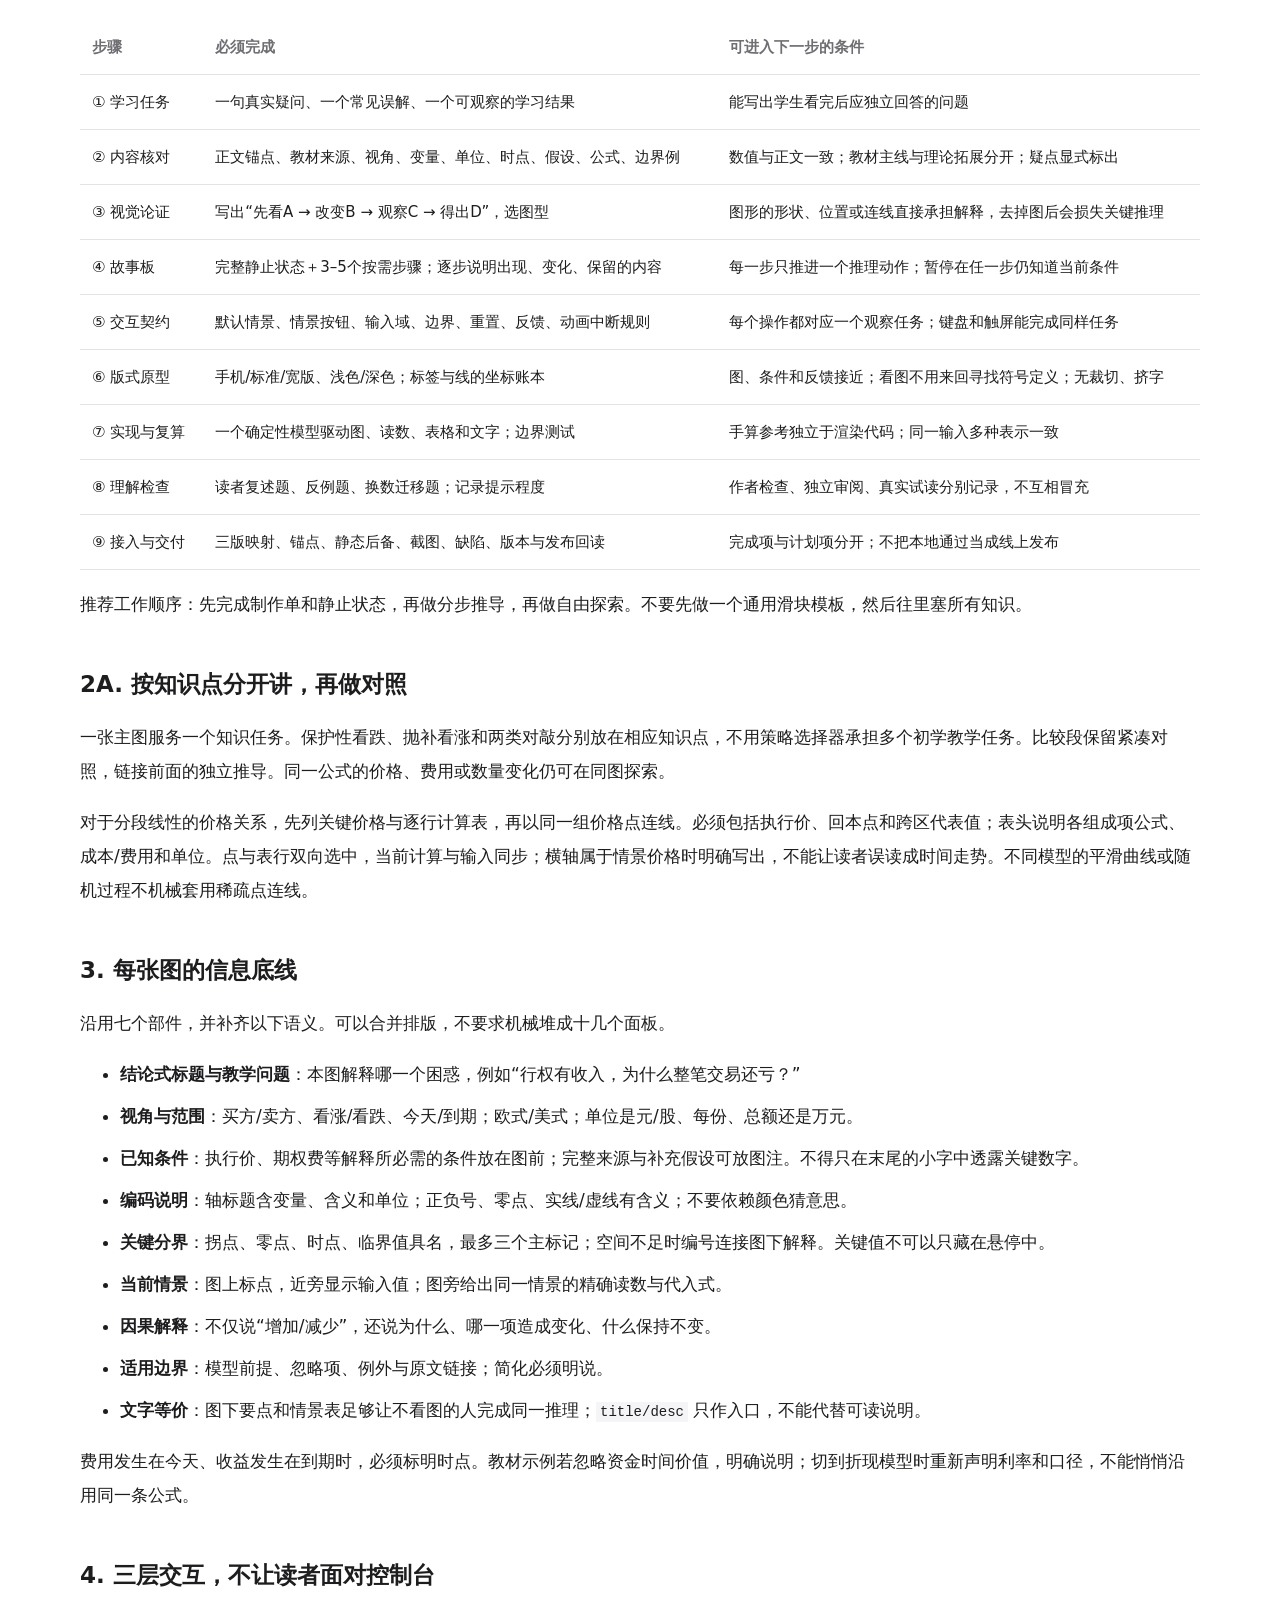
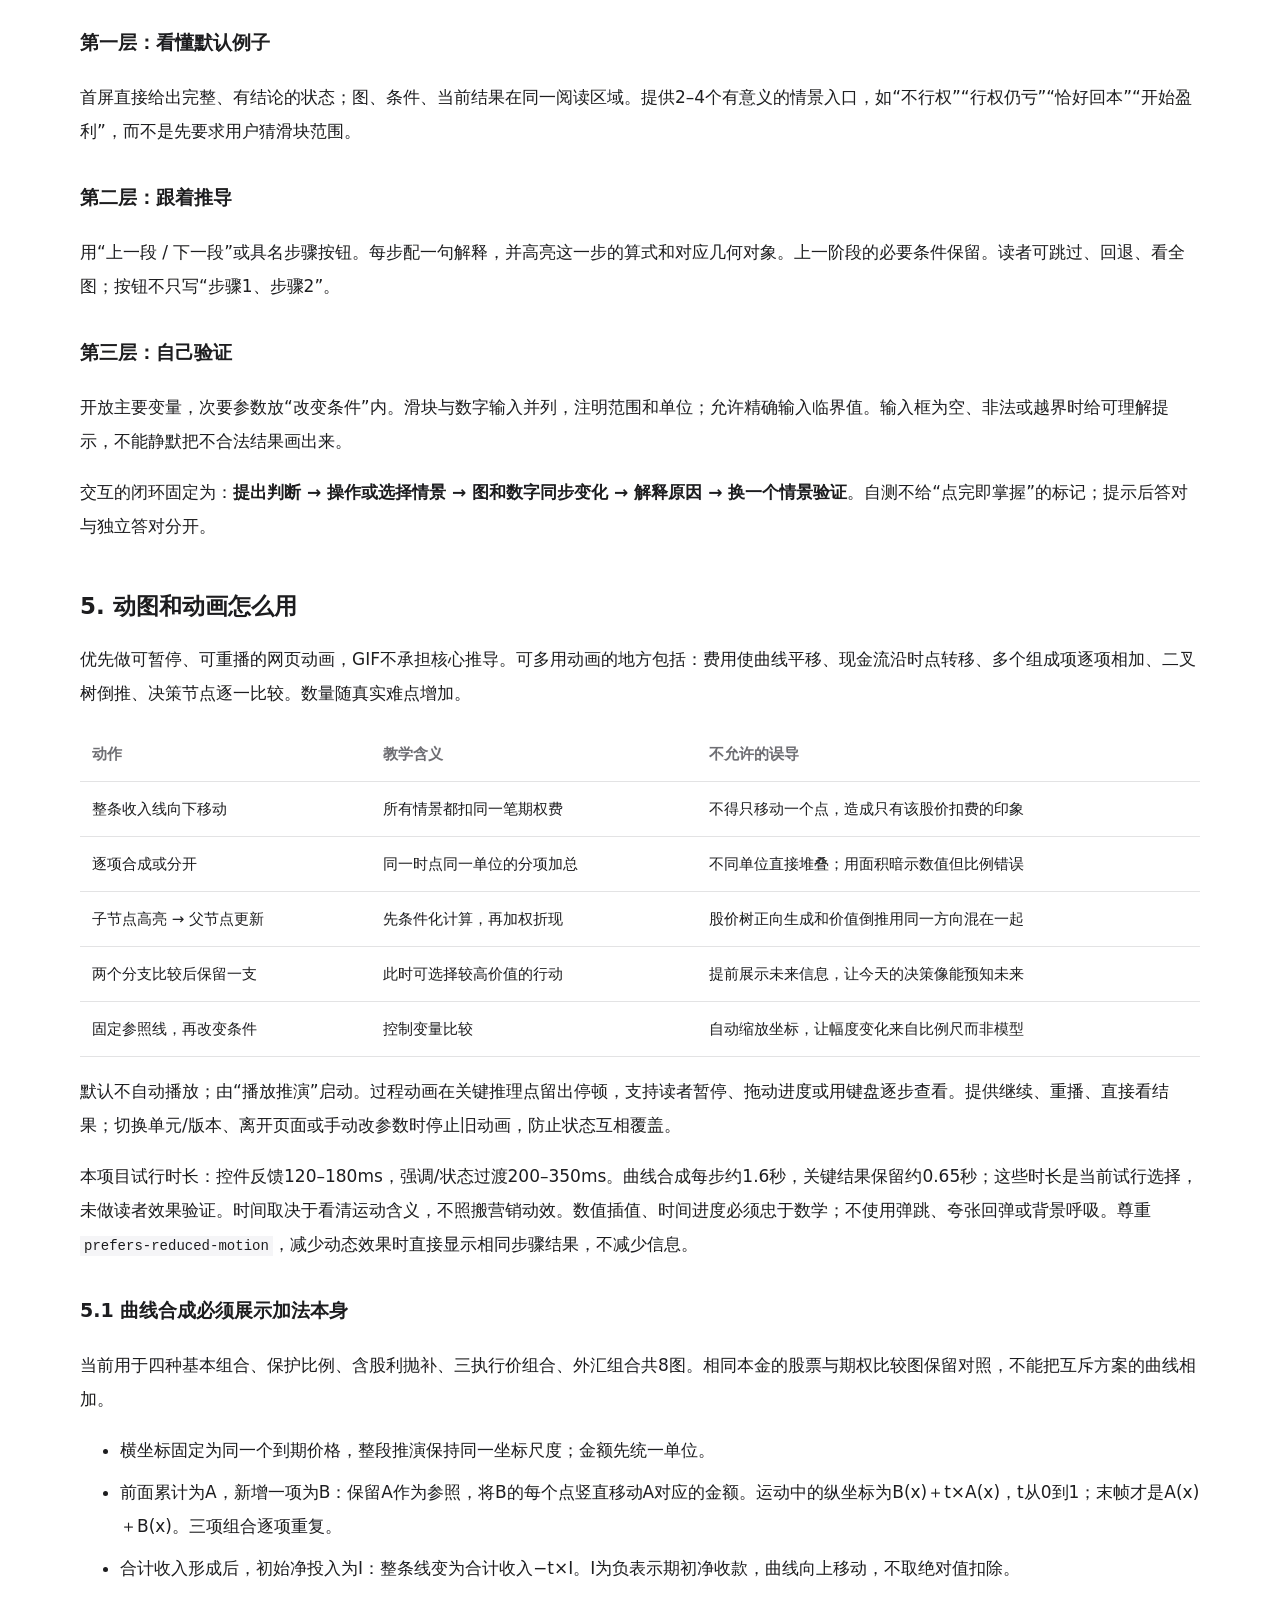
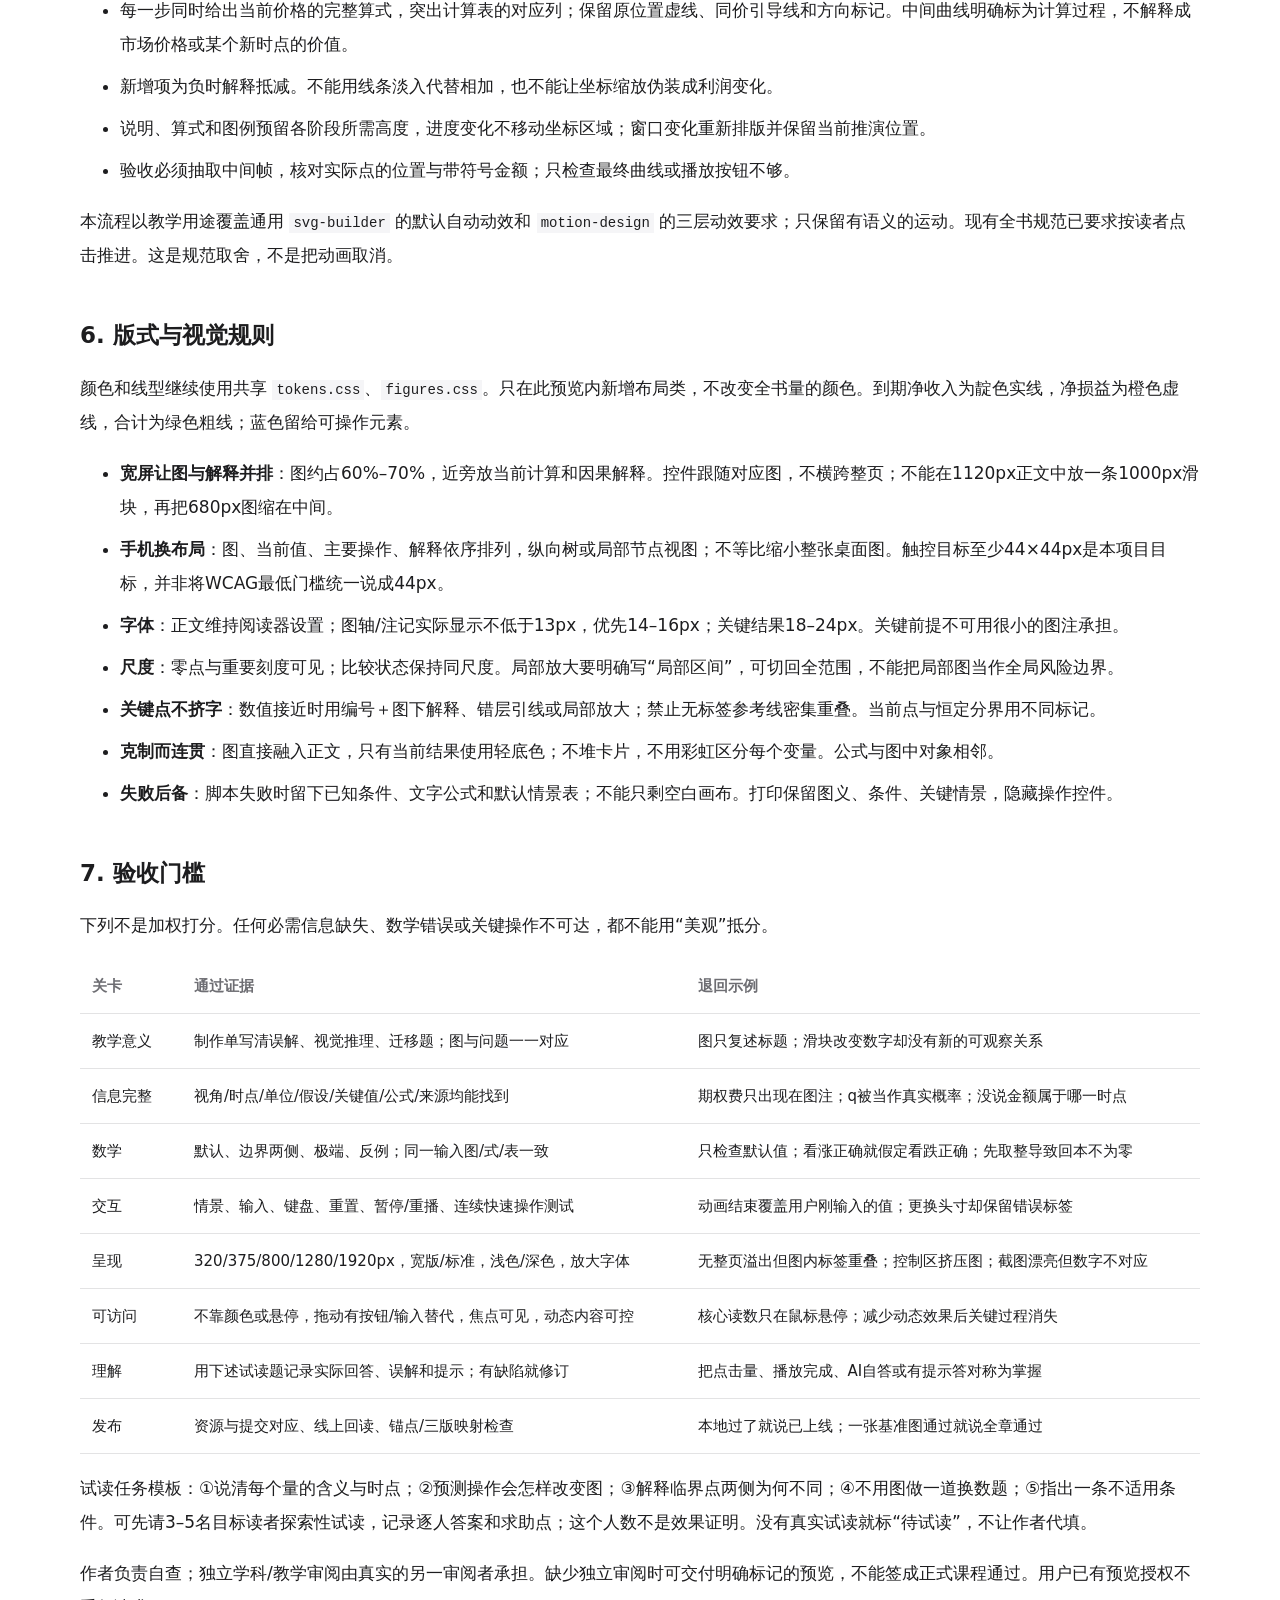
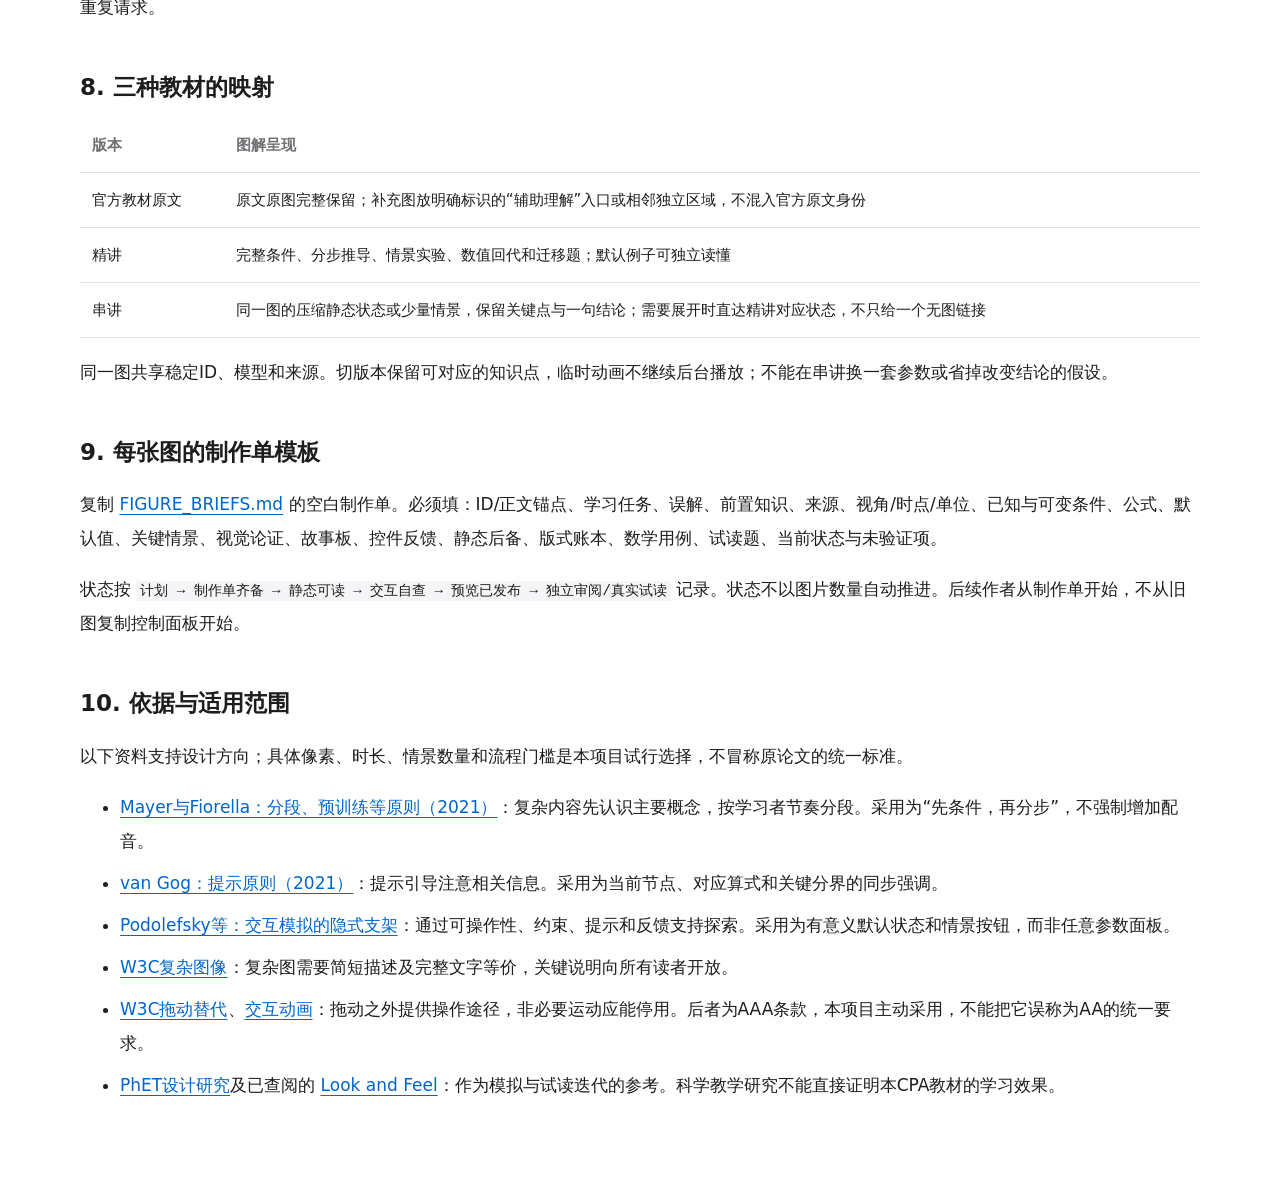
<file: figure-lab/workflow.html>
<!doctype html><html lang="zh-CN"><head><meta charset="utf-8"><meta name="viewport" content="width=device-width,initial-scale=1"><meta name="robots" content="noindex,nofollow"><meta name="color-scheme" content="light dark"><title>制作流程 · CPA图解工作台</title><script>try{const t=localStorage.getItem("cpa-reader-appearance");if(["light","dark"].includes(t))document.documentElement.dataset.theme=t;}catch{}</script><link rel="stylesheet" href="../tokens.css"><link rel="stylesheet" href="lab.css?v=1"></head><body><header><a href="../">← 返回教材</a><span>图解工作台 · 试行</span></header><main class="doc"><nav class="workshop-nav" aria-label="制图工作台"><a href="./">基准样图</a><a href="references.html">经典资料与改造</a><a href="workflow.html" aria-current="page">制作流程</a><a href="plan.html">本章32组覆盖</a><a href="briefs.html">制作单与脚本</a><a href="visual-design.html">视觉设计依据</a></nav><h1>CPA 教材图解制作流程 · 试行 1.4</h1>
<p>2026-10-10｜本轮执行者：codex-ch06-three-textbooks-20261009。</p>
<p>目标：读者能借图说明“为什么”，能代入另一个情景判断结果。图的数量、滑块数量、是否有动画，都不是教学质量指标。</p>
<p>本流程用于第六章三种教材预览，也作为后续章节的候选制作流程；不是已获用户确认的全书规范版本。沿用 <code>design/ui/FIGURE_SPEC.md</code> 2.0 的图形语义、七个部件与共享配色，不改共享文件。新增本文件解决的是选题、教学脚本、交互编排与验收。当前实现的缺口见 <a href="plan.html">逐图审视与补图计划</a>，完整示例见 <a href="briefs.html">制作单</a>。</p>
<h2>0. 先看经典资料，再写原创图解方案</h2>
<p>每组图先填写来源记录：书名与版本、作者或出版社入口、文件标题、实际页码、实际读到的是目录/正文/图像。受限图包不能标为已读；课程讲义页码不能冒充纸书页码。当前示范见 <a href="references.html">经典资料对照</a>。</p>
<p>提炼原图承担的推理：坐标含义、比较条件、分段依据、现金流时点、节点依赖。然后写清我们的数据来源、保留的数学逻辑、为网页新增的观察动作、为避免认知负担拆开的部分。不得以配色相似或模仿外形代替教学参考。第三方图像默认只作阅读参考，本项目按自己的数据和结构重新绘制。</p>
<p>当前落地为32组核心主题、分布于100个知识点锚点的42幅图解，以及8张串讲压缩图；具体实现差异见覆盖计划，仍按作者验证、独立审核、真实试学三种证据分别记录。</p>
<p>经典教材决定图要解释的原理；视觉规范决定这些内容如何清楚、有层次地呈现。编码前补做<a href="visual-design.html">视觉设计方案</a>：阅读原始 skill 和规范，明确字体、配色、构图及主次；实现后看真实内容的桌面和手机截图，记录不协调处并修正。不能以功能测试通过替代视觉审视，也不能以美化为由隐藏主要计算和模型前提。</p>
<h2>1. 先判断是否需要图</h2>
<p>逐知识点问：学生需要比较、追踪、分解、推导或做选择吗？文字在哪一步让读者需要自己在脑中补画？写不出这一步，先改讲解，不制作装饰图。</p>
<div class="table-scroll" tabindex="0" role="region" aria-label="横向滚动查看完整表格"><table><thead><tr><th>认知困难</th><th>优先形式</th><th>交互要帮助完成的动作</th></tr></thead><tbody><tr><td>两个概念混淆</td><td>同尺度并列图、带数字的反例</td><td>切换视角，指出不变的量和改变的量</td></tr><tr><td>多项现金流合成一个结果</td><td>分腿图、瀑布图、时间轴</td><td>逐项叠加，连接图形与算式中的同一项</td></tr><tr><td>参数变化导致结果变化</td><td>参数实验、前后对照</td><td>固定其他条件，只改变一个变量；保留原曲线作参照</td></tr><tr><td>计算有先后依赖</td><td>分步树图、带时点的流程</td><td>点一个节点，显示它依赖的子节点、权重与折现</td></tr><tr><td>有选择权、最优分支</td><td>决策树</td><td>先预测，再比较可选金额，解释被舍弃分支</td></tr><tr><td>只是列举名词、短公式</td><td>紧凑表格或正文</td><td>不强加滑块或播放按钮</td></tr></tbody></table></div>
<p>不再按“一单元一张图”分配。一个难点可拆成两三张短图，多个同构知识点可共享一个交互模块；共享后必须从每个对应段落直接到达正确视角。</p>
<h2>2. 九步制作流程与产出</h2>
<p>每一步留下可检查产物。发现缺口退回对应步骤，不靠增加图例、按钮或长图注补救。</p>
<div class="table-scroll" tabindex="0" role="region" aria-label="横向滚动查看完整表格"><table><thead><tr><th>步骤</th><th>必须完成</th><th>可进入下一步的条件</th></tr></thead><tbody><tr><td>① 学习任务</td><td>一句真实疑问、一个常见误解、一个可观察的学习结果</td><td>能写出学生看完后应独立回答的问题</td></tr><tr><td>② 内容核对</td><td>正文锚点、教材来源、视角、变量、单位、时点、假设、公式、边界例</td><td>数值与正文一致；教材主线与理论拓展分开；疑点显式标出</td></tr><tr><td>③ 视觉论证</td><td>写出“先看A → 改变B → 观察C → 得出D”，选图型</td><td>图形的形状、位置或连线直接承担解释，去掉图后会损失关键推理</td></tr><tr><td>④ 故事板</td><td>完整静止状态＋3–5个按需步骤；逐步说明出现、变化、保留的内容</td><td>每一步只推进一个推理动作；暂停在任一步仍知道当前条件</td></tr><tr><td>⑤ 交互契约</td><td>默认情景、情景按钮、输入域、边界、重置、反馈、动画中断规则</td><td>每个操作都对应一个观察任务；键盘和触屏能完成同样任务</td></tr><tr><td>⑥ 版式原型</td><td>手机/标准/宽版、浅色/深色；标签与线的坐标账本</td><td>图、条件和反馈接近；看图不用来回寻找符号定义；无裁切、挤字</td></tr><tr><td>⑦ 实现与复算</td><td>一个确定性模型驱动图、读数、表格和文字；边界测试</td><td>手算参考独立于渲染代码；同一输入多种表示一致</td></tr><tr><td>⑧ 理解检查</td><td>读者复述题、反例题、换数迁移题；记录提示程度</td><td>作者检查、独立审阅、真实试读分别记录，不互相冒充</td></tr><tr><td>⑨ 接入与交付</td><td>三版映射、锚点、静态后备、截图、缺陷、版本与发布回读</td><td>完成项与计划项分开；不把本地通过当成线上发布</td></tr></tbody></table></div>
<p>推荐工作顺序：先完成制作单和静止状态，再做分步推导，再做自由探索。不要先做一个通用滑块模板，然后往里塞所有知识。</p>
<h2>2A. 按知识点分开讲，再做对照</h2>
<p>一张主图服务一个知识任务。保护性看跌、抛补看涨和两类对敲分别放在相应知识点，不用策略选择器承担多个初学教学任务。比较段保留紧凑对照，链接前面的独立推导。同一公式的价格、费用或数量变化仍可在同图探索。</p>
<p>对于分段线性的价格关系，先列关键价格与逐行计算表，再以同一组价格点连线。必须包括执行价、回本点和跨区代表值；表头说明各组成项公式、成本/费用和单位。点与表行双向选中，当前计算与输入同步；横轴属于情景价格时明确写出，不能让读者误读成时间走势。不同模型的平滑曲线或随机过程不机械套用稀疏点连线。</p>
<h2>3. 每张图的信息底线</h2>
<p>沿用七个部件，并补齐以下语义。可以合并排版，不要求机械堆成十几个面板。</p>
<ul><li><strong>结论式标题与教学问题</strong>：本图解释哪一个困惑，例如“行权有收入，为什么整笔交易还亏？”</li><li><strong>视角与范围</strong>：买方/卖方、看涨/看跌、今天/到期；欧式/美式；单位是元/股、每份、总额还是万元。</li><li><strong>已知条件</strong>：执行价、期权费等解释所必需的条件放在图前；完整来源与补充假设可放图注。不得只在末尾的小字中透露关键数字。</li><li><strong>编码说明</strong>：轴标题含变量、含义和单位；正负号、零点、实线/虚线有含义；不要依赖颜色猜意思。</li><li><strong>关键分界</strong>：拐点、零点、时点、临界值具名，最多三个主标记；空间不足时编号连接图下解释。关键值不可以只藏在悬停中。</li><li><strong>当前情景</strong>：图上标点，近旁显示输入值；图旁给出同一情景的精确读数与代入式。</li><li><strong>因果解释</strong>：不仅说“增加/减少”，还说为什么、哪一项造成变化、什么保持不变。</li><li><strong>适用边界</strong>：模型前提、忽略项、例外与原文链接；简化必须明说。</li><li><strong>文字等价</strong>：图下要点和情景表足够让不看图的人完成同一推理；<code>title/desc</code> 只作入口，不能代替可读说明。</li></ul>
<p>费用发生在今天、收益发生在到期时，必须标明时点。教材示例若忽略资金时间价值，明确说明；切到折现模型时重新声明利率和口径，不能悄悄沿用同一条公式。</p>
<h2>4. 三层交互，不让读者面对控制台</h2>
<h3>第一层：看懂默认例子</h3>
<p>首屏直接给出完整、有结论的状态；图、条件、当前结果在同一阅读区域。提供2–4个有意义的情景入口，如“不行权”“行权仍亏”“恰好回本”“开始盈利”，而不是先要求用户猜滑块范围。</p>
<h3>第二层：跟着推导</h3>
<p>用“上一段 / 下一段”或具名步骤按钮。每步配一句解释，并高亮这一步的算式和对应几何对象。上一阶段的必要条件保留。读者可跳过、回退、看全图；按钮不只写“步骤1、步骤2”。</p>
<h3>第三层：自己验证</h3>
<p>开放主要变量，次要参数放“改变条件”内。滑块与数字输入并列，注明范围和单位；允许精确输入临界值。输入框为空、非法或越界时给可理解提示，不能静默把不合法结果画出来。</p>
<p>交互的闭环固定为：<strong>提出判断 → 操作或选择情景 → 图和数字同步变化 → 解释原因 → 换一个情景验证</strong>。自测不给“点完即掌握”的标记；提示后答对与独立答对分开。</p>
<h2>5. 动图和动画怎么用</h2>
<p>优先做可暂停、可重播的网页动画，GIF不承担核心推导。可多用动画的地方包括：费用使曲线平移、现金流沿时点转移、多个组成项逐项相加、二叉树倒推、决策节点逐一比较。数量随真实难点增加。</p>
<div class="table-scroll" tabindex="0" role="region" aria-label="横向滚动查看完整表格"><table><thead><tr><th>动作</th><th>教学含义</th><th>不允许的误导</th></tr></thead><tbody><tr><td>整条收入线向下移动</td><td>所有情景都扣同一笔期权费</td><td>不得只移动一个点，造成只有该股价扣费的印象</td></tr><tr><td>逐项合成或分开</td><td>同一时点同一单位的分项加总</td><td>不同单位直接堆叠；用面积暗示数值但比例错误</td></tr><tr><td>子节点高亮 → 父节点更新</td><td>先条件化计算，再加权折现</td><td>股价树正向生成和价值倒推用同一方向混在一起</td></tr><tr><td>两个分支比较后保留一支</td><td>此时可选择较高价值的行动</td><td>提前展示未来信息，让今天的决策像能预知未来</td></tr><tr><td>固定参照线，再改变条件</td><td>控制变量比较</td><td>自动缩放坐标，让幅度变化来自比例尺而非模型</td></tr></tbody></table></div>
<p>默认不自动播放；由“播放推演”启动。过程动画在关键推理点留出停顿，支持读者暂停、拖动进度或用键盘逐步查看。提供继续、重播、直接看结果；切换单元/版本、离开页面或手动改参数时停止旧动画，防止状态互相覆盖。</p>
<p>本项目试行时长：控件反馈120–180ms，强调/状态过渡200–350ms。曲线合成每步约1.6秒，关键结果保留约0.65秒；这些时长是当前试行选择，未做读者效果验证。时间取决于看清运动含义，不照搬营销动效。数值插值、时间进度必须忠于数学；不使用弹跳、夸张回弹或背景呼吸。尊重 <code>prefers-reduced-motion</code>，减少动态效果时直接显示相同步骤结果，不减少信息。</p>
<h3>5.1 曲线合成必须展示加法本身</h3>
<p>当前用于四种基本组合、保护比例、含股利抛补、三执行价组合、外汇组合共8图。相同本金的股票与期权比较图保留对照，不能把互斥方案的曲线相加。</p>
<ul><li>横坐标固定为同一个到期价格，整段推演保持同一坐标尺度；金额先统一单位。</li><li>前面累计为A，新增一项为B：保留A作为参照，将B的每个点竖直移动A对应的金额。运动中的纵坐标为B(x)＋t×A(x)，t从0到1；末帧才是A(x)＋B(x)。三项组合逐项重复。</li><li>合计收入形成后，初始净投入为I：整条线变为合计收入−t×I。I为负表示期初净收款，曲线向上移动，不取绝对值扣除。</li><li>每一步同时给出当前价格的完整算式，突出计算表的对应列；保留原位置虚线、同价引导线和方向标记。中间曲线明确标为计算过程，不解释成市场价格或某个新时点的价值。</li><li>新增项为负时解释抵减。不能用线条淡入代替相加，也不能让坐标缩放伪装成利润变化。</li><li>说明、算式和图例预留各阶段所需高度，进度变化不移动坐标区域；窗口变化重新排版并保留当前推演位置。</li><li>验收必须抽取中间帧，核对实际点的位置与带符号金额；只检查最终曲线或播放按钮不够。</li></ul>
<p>本流程以教学用途覆盖通用 <code>svg-builder</code> 的默认自动动效和 <code>motion-design</code> 的三层动效要求；只保留有语义的运动。现有全书规范已要求按读者点击推进。这是规范取舍，不是把动画取消。</p>
<h2>6. 版式与视觉规则</h2>
<p>颜色和线型继续使用共享 <code>tokens.css</code>、<code>figures.css</code>。只在此预览内新增布局类，不改变全书量的颜色。到期净收入为靛色实线，净损益为橙色虚线，合计为绿色粗线；蓝色留给可操作元素。</p>
<ul><li><strong>宽屏让图与解释并排</strong>：图约占60%–70%，近旁放当前计算和因果解释。控件跟随对应图，不横跨整页；不能在1120px正文中放一条1000px滑块，再把680px图缩在中间。</li><li><strong>手机换布局</strong>：图、当前值、主要操作、解释依序排列，纵向树或局部节点视图；不等比缩小整张桌面图。触控目标至少44×44px是本项目目标，并非将WCAG最低门槛统一说成44px。</li><li><strong>字体</strong>：正文维持阅读器设置；图轴/注记实际显示不低于13px，优先14–16px；关键结果18–24px。关键前提不可用很小的图注承担。</li><li><strong>尺度</strong>：零点与重要刻度可见；比较状态保持同尺度。局部放大要明确写“局部区间”，可切回全范围，不能把局部图当作全局风险边界。</li><li><strong>关键点不挤字</strong>：数值接近时用编号＋图下解释、错层引线或局部放大；禁止无标签参考线密集重叠。当前点与恒定分界用不同标记。</li><li><strong>克制而连贯</strong>：图直接融入正文，只有当前结果使用轻底色；不堆卡片，不用彩虹区分每个变量。公式与图中对象相邻。</li><li><strong>失败后备</strong>：脚本失败时留下已知条件、文字公式和默认情景表；不能只剩空白画布。打印保留图义、条件、关键情景，隐藏操作控件。</li></ul>
<h2>7. 验收门槛</h2>
<p>下列不是加权打分。任何必需信息缺失、数学错误或关键操作不可达，都不能用“美观”抵分。</p>
<div class="table-scroll" tabindex="0" role="region" aria-label="横向滚动查看完整表格"><table><thead><tr><th>关卡</th><th>通过证据</th><th>退回示例</th></tr></thead><tbody><tr><td>教学意义</td><td>制作单写清误解、视觉推理、迁移题；图与问题一一对应</td><td>图只复述标题；滑块改变数字却没有新的可观察关系</td></tr><tr><td>信息完整</td><td>视角/时点/单位/假设/关键值/公式/来源均能找到</td><td>期权费只出现在图注；q被当作真实概率；没说金额属于哪一时点</td></tr><tr><td>数学</td><td>默认、边界两侧、极端、反例；同一输入图/式/表一致</td><td>只检查默认值；看涨正确就假定看跌正确；先取整导致回本不为零</td></tr><tr><td>交互</td><td>情景、输入、键盘、重置、暂停/重播、连续快速操作测试</td><td>动画结束覆盖用户刚输入的值；更换头寸却保留错误标签</td></tr><tr><td>呈现</td><td>320/375/800/1280/1920px，宽版/标准，浅色/深色，放大字体</td><td>无整页溢出但图内标签重叠；控制区挤压图；截图漂亮但数字不对应</td></tr><tr><td>可访问</td><td>不靠颜色或悬停，拖动有按钮/输入替代，焦点可见，动态内容可控</td><td>核心读数只在鼠标悬停；减少动态效果后关键过程消失</td></tr><tr><td>理解</td><td>用下述试读题记录实际回答、误解和提示；有缺陷就修订</td><td>把点击量、播放完成、AI自答或有提示答对称为掌握</td></tr><tr><td>发布</td><td>资源与提交对应、线上回读、锚点/三版映射检查</td><td>本地过了就说已上线；一张基准图通过就说全章通过</td></tr></tbody></table></div>
<p>试读任务模板：①说清每个量的含义与时点；②预测操作会怎样改变图；③解释临界点两侧为何不同；④不用图做一道换数题；⑤指出一条不适用条件。可先请3–5名目标读者探索性试读，记录逐人答案和求助点；这个人数不是效果证明。没有真实试读就标“待试读”，不让作者代填。</p>
<p>作者负责自查；独立学科/教学审阅由真实的另一审阅者承担。缺少独立审阅时可交付明确标记的预览，不能签成正式课程通过。用户已有预览授权不重复请求。</p>
<h2>8. 三种教材的映射</h2>
<div class="table-scroll" tabindex="0" role="region" aria-label="横向滚动查看完整表格"><table><thead><tr><th>版本</th><th>图解呈现</th></tr></thead><tbody><tr><td>官方教材原文</td><td>原文原图完整保留；补充图放明确标识的“辅助理解”入口或相邻独立区域，不混入官方原文身份</td></tr><tr><td>精讲</td><td>完整条件、分步推导、情景实验、数值回代和迁移题；默认例子可独立读懂</td></tr><tr><td>串讲</td><td>同一图的压缩静态状态或少量情景，保留关键点与一句结论；需要展开时直达精讲对应状态，不只给一个无图链接</td></tr></tbody></table></div>
<p>同一图共享稳定ID、模型和来源。切版本保留可对应的知识点，临时动画不继续后台播放；不能在串讲换一套参数或省掉改变结论的假设。</p>
<h2>9. 每张图的制作单模板</h2>
<p>复制 <a href="briefs.html">FIGURE_BRIEFS.md</a> 的空白制作单。必须填：ID/正文锚点、学习任务、误解、前置知识、来源、视角/时点/单位、已知与可变条件、公式、默认值、关键情景、视觉论证、故事板、控件反馈、静态后备、版式账本、数学用例、试读题、当前状态与未验证项。</p>
<p>状态按 <code>计划 → 制作单齐备 → 静态可读 → 交互自查 → 预览已发布 → 独立审阅/真实试读</code> 记录。状态不以图片数量自动推进。后续作者从制作单开始，不从旧图复制控制面板开始。</p>
<h2>10. 依据与适用范围</h2>
<p>以下资料支持设计方向；具体像素、时长、情景数量和流程门槛是本项目试行选择，不冒称原论文的统一标准。</p>
<ul><li><a href="https://www.cambridge.org/core/books/abs/cambridge-handbook-of-multimedia-learning/principles-for-managing-essential-processing-in-multimedia-learning/A9E77D0172F905AC957689D1771E2888">Mayer与Fiorella：分段、预训练等原则（2021）</a>：复杂内容先认识主要概念，按学习者节奏分段。采用为“先条件，再分步”，不强制增加配音。</li><li><a href="https://www.cambridge.org/core/books/abs/cambridge-handbook-of-multimedia-learning/signaling-or-cueing-principle-in-multimedia-learning/3972D4ACC628D5B53F7B2B4785DB2B06">van Gog：提示原则（2021）</a>：提示引导注意相关信息。采用为当前节点、对应算式和关键分界的同步强调。</li><li><a href="https://arxiv.org/abs/1306.6544">Podolefsky等：交互模拟的隐式支架</a>：通过可操作性、约束、提示和反馈支持探索。采用为有意义默认状态和情景按钮，而非任意参数面板。</li><li><a href="https://www.w3.org/WAI/tutorials/images/complex/">W3C复杂图像</a>：复杂图需要简短描述及完整文字等价，关键说明向所有读者开放。</li><li><a href="https://www.w3.org/WAI/WCAG22/Understanding/dragging-movements.html">W3C拖动替代</a>、<a href="https://www.w3.org/WAI/WCAG22/Understanding/animation-from-interactions.html">交互动画</a>：拖动之外提供操作途径，非必要运动应能停用。后者为AAA条款，本项目主动采用，不能把它误称为AA的统一要求。</li><li><a href="https://phet.colorado.edu/en/research">PhET设计研究</a>及已查阅的 <a href="https://phet.colorado.edu/publications/PhET%20Look%20and%20Feel.pdf">Look and Feel</a>：作为模拟与试读迭代的参考。科学教学研究不能直接证明本CPA教材的学习效果。</li></ul></main></body></html>
</file>
<file: tokens.css>
/* CPA Finance Lab · 教材视觉规范 v0.6.1 · 设计变量（整站统一配色）
   方向：学习笔记。保留用户要的“通透感”（类苹果：毛玻璃、系统字体、iOS 控件），但页面是一篇笔记，
   不是产品介绍：左对齐的文档、常驻目录、定义和计算是主角。本文件只定义变量，组件样式见 textbook.css。
   文字色实测对比度 ≥ 4.5:1，图形 ≥ 3:1，数值见 UI_SPEC.md。
   整站只用本文件里的颜色：页面自己的样式表只写 var(--…)，不写十六进制颜色值。
   主题：默认跟随系统；<html data-theme="light"> 强制浅色，data-theme="dark" 强制深色。 */

:root {
  /* 桌面与纸：电脑上一张白纸放在浅灰桌面上，手机上白纸铺满 */
  --desk: #f2f2f7;
  --sheet: #ffffff;
  --fill: #f5f5f7;                        /* 纸上的浅灰块：公式、试一试、适用条件 */
  --tile: #ffffff;                        /* 灰块里的白色小块 */
  --control: rgba(118, 118, 128, .12);   /* 分段控件轨道、灰色胶囊 */
  --control-on: #ffffff;
  --track: rgba(120, 120, 128, .2);
  --thumb: #ffffff;
  --separator: rgba(60, 60, 67, .14);

  /* 毛玻璃：顶栏、侧栏目录、术语卡 */
  --glass: rgba(255, 255, 255, .72);
  --glass-side: rgba(242, 242, 247, .8);
  --glass-thick: rgba(255, 255, 255, .88);
  --glass-edge: rgba(255, 255, 255, .7);
  --glass-shadow: 0 10px 36px rgba(0, 0, 0, .10), 0 1px 3px rgba(0, 0, 0, .06);
  --blur: saturate(180%) blur(20px);

  /* 文字 */
  --label: #1d1d1f;
  --label-2: #424245;
  --secondary: #6e6e73;
  --tertiary: #86868b;                    /* 只用于装饰性箭头，不用于需要阅读的文字 */

  /* 系统色：文字色与淡底。整站只有这一套；橙色只有一种（v0.6.1 起，算例标签和净损益同色） */
  --blue: #0066cc;    --blue-fill: #0071e3;   --blue-soft: #e8f1fc;
  --indigo: #4b48c9;
  --orange: #c2410c;  --orange-soft: #fff3e6;
  --red: #c4001a;     --red-soft: #fff0f1;
  --green: #1f7a37;   --green-soft: #eaf6ed;

  /* 笔记专用 */
  --highlight: rgba(255, 214, 10, .4);    /* 荧光笔划重点 */
  --select: rgba(255, 204, 0, .28);       /* 侧栏里正在读的知识点，同“备忘录”的黄色选中 */

  /* 图表按“角色”取色，各章通用：主线实线、对照线虚线、合计粗线、关键点空心圆。
     按量固定取色，全书不变：到期净收入=主线、净损益=对照线、合计=粗线（制图规范 2.0，design/ui/FIGURE_SPEC.md） */
  --series-main: var(--indigo);           /* 主线：靛，实线（蓝色只留给“可以点”的东西） */
  --series-compare: var(--orange);        /* 对照线：橙，虚线 */
  --series-total: var(--green);           /* 合计、结论：绿，粗实线 */
  --mark: #c77c02;                        /* 关键点：金色空心点，只用于图形 */
  --series-mark: var(--mark);
  --on-mark: #1d1d1f;                     /* 关键点编号徽标上的字色，浅色与深色相同 */

  /* 本讲的两个量：在正文、公式、算例、图表、结果区用同一种颜色 */
  --income: var(--series-main);           /* 到期净收入 */
  --profit: var(--series-compare);        /* 净损益 */
  --chart-grid: rgba(60, 60, 67, .09);
  --chart-axis: rgba(60, 60, 67, .3);

  --focus: #0071e3;
  --grabber: rgba(60, 60, 67, .3);
  --backdrop: rgba(0, 0, 0, .22);          /* 术语卡弹出时页面变暗 */

  /* 字体：苹果设备上是 SF Pro 与苹方，其他设备回落到系统无衬线 */
  --font: -apple-system, BlinkMacSystemFont, "SF Pro Text", "PingFang SC", "Hiragino Sans GB", "Noto Sans SC", "Microsoft YaHei", system-ui, sans-serif;
  --font-display: -apple-system, BlinkMacSystemFont, "SF Pro Display", "PingFang SC", "Hiragino Sans GB", "Noto Sans SC", "Microsoft YaHei", system-ui, sans-serif;
  --font-rounded: ui-rounded, "SF Pro Rounded", var(--font);   /* 编号与数值 */

  /* 字号：笔记的层级，克制，不做展示页式的大标题 */
  --fs-body: 17px;
  --lh-body: 1.8;
  --fs-h1: clamp(28px, 1vw + 24px, 34px);
  --fs-h2: clamp(21px, .5vw + 19px, 25px);
  --fs-h3: 16px;

  /* 版式 */
  --gutter: 20px;                         /* 手机两侧留白 */
  --sheet-w: 780px;                       /* 电脑上纸张宽度（含内边距），正文约 670px */
  --sidebar: 264px;                       /* 宽屏左侧目录 */

  /* 圆角 */
  --r-sm: 8px;
  --r-md: 10px;
  --r-lg: 12px;
  --r-sheet: 16px;
  --r-pill: 999px;

  /* 阴影 */
  --shadow-sheet: 0 1px 3px rgba(0, 0, 0, .05), 0 10px 30px rgba(0, 0, 0, .05);
  --shadow-tile: 0 1px 2px rgba(0, 0, 0, .06);
  --shadow-seg: 0 3px 8px rgba(0, 0, 0, .12), 0 3px 1px rgba(0, 0, 0, .04);
  --shadow-thumb: 0 .5px 4px rgba(0, 0, 0, .12), 0 6px 13px rgba(0, 0, 0, .12);

  color-scheme: light;
}

@media (min-width: 768px) {
  :root { --fs-body: 18px; }
}

/* 深色：iOS 深色模式配色，逐层变亮 */
@media (prefers-color-scheme: dark) {
  :root:not([data-theme="light"]) {
    --desk: #000000; --sheet: #1c1c1e; --fill: #2c2c2e; --tile: #3a3a3c;
    --control: rgba(118, 118, 128, .24); --control-on: #636366; --track: rgba(120, 120, 128, .36); --thumb: #ffffff;
    --separator: rgba(84, 84, 88, .65);
    --glass: rgba(28, 28, 30, .66); --glass-side: rgba(28, 28, 30, .72); --glass-thick: rgba(44, 44, 46, .86);
    --glass-edge: rgba(255, 255, 255, .08);
    --glass-shadow: 0 10px 36px rgba(0, 0, 0, .5), 0 1px 3px rgba(0, 0, 0, .3);
    --label: #f5f5f7; --label-2: #d1d1d6; --secondary: #aeaeb2; --tertiary: #8e8e93;
    --blue: #64b0ff; --blue-fill: #0a84ff; --blue-soft: rgba(10, 132, 255, .2);
    --indigo: #a5a3ff;
    --orange: #ff9f0a; --orange-soft: rgba(255, 159, 10, .16);
    --red: #ff6961; --red-soft: rgba(255, 69, 58, .18);
    --green: #30d158; --green-soft: rgba(48, 209, 88, .16);
    --highlight: rgba(255, 214, 10, .3); --select: rgba(255, 204, 0, .24);
    --mark: #ffd60a;
    --chart-grid: rgba(235, 235, 245, .08); --chart-axis: rgba(235, 235, 245, .3);
    --focus: #409cff; --grabber: rgba(235, 235, 245, .3); --backdrop: rgba(0, 0, 0, .5);
    --shadow-sheet: none; --shadow-tile: none;
    --shadow-seg: 0 3px 8px rgba(0, 0, 0, .4); --shadow-thumb: 0 .5px 4px rgba(0, 0, 0, .3), 0 6px 13px rgba(0, 0, 0, .3);
    color-scheme: dark;
  }
}
:root[data-theme="dark"] {
  --desk: #000000; --sheet: #1c1c1e; --fill: #2c2c2e; --tile: #3a3a3c;
  --control: rgba(118, 118, 128, .24); --control-on: #636366; --track: rgba(120, 120, 128, .36); --thumb: #ffffff;
  --separator: rgba(84, 84, 88, .65);
  --glass: rgba(28, 28, 30, .66); --glass-side: rgba(28, 28, 30, .72); --glass-thick: rgba(44, 44, 46, .86);
  --glass-edge: rgba(255, 255, 255, .08);
  --glass-shadow: 0 10px 36px rgba(0, 0, 0, .5), 0 1px 3px rgba(0, 0, 0, .3);
  --label: #f5f5f7; --label-2: #d1d1d6; --secondary: #aeaeb2; --tertiary: #8e8e93;
  --blue: #64b0ff; --blue-fill: #0a84ff; --blue-soft: rgba(10, 132, 255, .2);
  --indigo: #a5a3ff;
  --orange: #ff9f0a; --orange-soft: rgba(255, 159, 10, .16);
  --red: #ff6961; --red-soft: rgba(255, 69, 58, .18);
  --green: #30d158; --green-soft: rgba(48, 209, 88, .16);
  --highlight: rgba(255, 214, 10, .3); --select: rgba(255, 204, 0, .24);
  --mark: #ffd60a;
  --chart-grid: rgba(235, 235, 245, .08); --chart-axis: rgba(235, 235, 245, .3);
  --focus: #409cff; --grabber: rgba(235, 235, 245, .3); --backdrop: rgba(0, 0, 0, .5);
  --shadow-sheet: none; --shadow-tile: none;
  --shadow-seg: 0 3px 8px rgba(0, 0, 0, .4); --shadow-thumb: 0 .5px 4px rgba(0, 0, 0, .3), 0 6px 13px rgba(0, 0, 0, .3);
  color-scheme: dark;
}
</file>
<file: reader.css>
/* D2L reference reading shell: book navigation, continuous text, page outline. */
:root {
  --reader-page: #fafafa;
  --reader-nav: #ffffff;
  --reader-accent: #2196f3;
  --reader-bar: #2196f3;
  --reader-on-bar: #ffffff;
  --reader-ink: rgba(0, 0, 0, .87);
  --reader-muted: #757575;
  --reader-bar-height: 64px;
  --reader-book-width: 240px;
  --reader-toc-width: 230px;
  --reader-prose-font: "Roboto", "Noto Sans SC Sliced", "Noto Sans SC", sans-serif;
  --reader-math-font: "Cambria Math", "STIX Two Math", math;
}
:root[data-theme="dark"] {
  --reader-page: var(--sheet);
  --reader-nav: var(--sheet);
  --reader-accent: var(--blue);
  --reader-bar: #1976d2;
  --reader-ink: var(--label);
  --reader-muted: var(--secondary);
}
* { box-sizing: border-box; }
html { scroll-behavior: auto; }
body { margin: 0; background: var(--reader-page); color: var(--reader-ink); font-family: var(--reader-prose-font); font-size: 16px; line-height: 24px; font-variant-numeric: lining-nums tabular-nums; overflow-wrap: break-word; }
button, select { font: inherit; }
button, a, select, summary { touch-action: manipulation; }
button, select, summary { cursor: pointer; }
button, a { color: var(--reader-accent); }
a { text-underline-offset: 3px; text-decoration-color: color-mix(in srgb, var(--reader-accent) 50%, transparent); overflow-wrap: anywhere; }
:is(button, a, select, summary):focus-visible { outline: 2px solid var(--focus); outline-offset: 3px; }
[hidden] { display: none !important; }
.skip { position: fixed; top: -70px; left: 16px; z-index: 60; background: var(--sheet); padding: 12px; }
.skip:focus { top: 8px; }
.live { position: absolute; width: 1px; height: 1px; overflow: hidden; clip-path: inset(50%); white-space: nowrap; }

/* The book column begins at the viewport edge; the page is not a framed card. */
.reader-layout { --prose-measure: 920px; display: grid; grid-template-columns: var(--reader-book-width) minmax(0, 1fr) var(--reader-toc-width); align-items: start; min-height: calc(100dvh - var(--reader-bar-height)); }
html[data-reading-width="standard"] .reader-layout { --prose-measure: 760px; }
.reader-paper { grid-column: 2; min-width: 0; padding: 0 6.28% 48px; background: var(--reader-page); }
.reader-paper > :is(.unit-heading, .reading-tools, #reader-content, .page-turn, .source-footer, #load-error) { width: 100%; max-width: var(--prose-measure); margin-inline: auto; }

/* A blue reading bar carries the current location, edition and appearance. */
.reader-header { position: sticky; top: 0; z-index: 40; display: flex; align-items: center; gap: 20px; height: var(--reader-bar-height); margin-left: var(--reader-book-width); padding: 0 32px 0 48px; background: var(--reader-bar); color: var(--reader-on-bar); box-shadow: 0 2px 2px color-mix(in srgb, var(--label) 14%, transparent); }
.reader-identity, .reader-breadcrumbs, .header-tools, .appearance-label { display: flex; align-items: center; min-width: 0; }
.reader-identity { position: absolute; left: 8px; top: 12px; gap: 12px; }
.reader-breadcrumbs { flex: 1; gap: 12px; font-size: 16px; line-height: 24px; }
.reader-breadcrumbs > :first-child { flex: none; }
.reader-breadcrumbs :is(#unit-eyebrow, .eyebrow) { min-width: 0; margin: 0; overflow: hidden; text-overflow: ellipsis; white-space: nowrap; }
.header-tools { flex: none; gap: 12px; }
.appearance-label { gap: 8px; font-size: 13px; }
.reader-header :is(button, a, summary) { color: var(--reader-on-bar); }
.sidebar-toggle { display: inline-flex; align-items: center; justify-content: center; width: 32px; min-height: 40px; padding: 0; border: 0; background: none; font-size: 0; }
.sidebar-toggle::before { content: ''; width: 18px; height: 2px; background: currentColor; box-shadow: 0 -6px 0 currentColor, 0 6px 0 currentColor; }
.sidebar-toggle:hover { background: color-mix(in srgb, var(--reader-on-bar) 12%, transparent); }
select { min-width: 0; min-height: 36px; padding: 4px 8px; border: 1px solid var(--separator); border-radius: 2px; background: var(--sheet); color: var(--label); font-size: 14px; line-height: 24px; }
.appearance-label select { width: 78px; min-height: 32px; border-color: color-mix(in srgb, var(--reader-on-bar) 65%, transparent); background: transparent; color: var(--reader-on-bar); font-size: 13px; }
.appearance-label option { background: var(--sheet); color: var(--label); }
.reader-header :is(button, select):focus-visible { outline-color: var(--reader-on-bar); }
.version-bar { flex: none; }
.version-tabs { display: flex; align-items: center; gap: 12px; }
.version-tabs button { min-height: 40px; padding: 8px 4px; border: 0; border-bottom: 2px solid transparent; background: none; font-size: 14px; line-height: 24px; white-space: nowrap; }
.version-tabs button:hover { border-bottom-color: color-mix(in srgb, var(--reader-on-bar) 55%, transparent); }
.version-tabs button[aria-pressed="true"] { border-bottom-color: var(--reader-on-bar); font-weight: 700; }

/* A plain book identity and chapter list replace the inset promotional sidebar. */
.chapter-nav { position: fixed; top: 0; bottom: 0; left: 0; z-index: 45; width: var(--reader-book-width); overflow: auto; overscroll-behavior: contain; background: var(--reader-nav); border-right: 1px solid var(--separator); }
.book-identity { display: flex; align-items: center; min-height: 86px; padding: 20px 16px; border-bottom: 1px solid var(--separator); }
.brand { display: flex; align-items: center; gap: 12px; color: var(--label-2); font-size: 14px; line-height: 20px; font-weight: 400; }
.brand-mark { color: var(--reader-accent); font-size: 24px; line-height: 32px; font-weight: 400; letter-spacing: .02em; }
.book-title { margin: 20px 16px 8px; color: var(--reader-muted); font-size: 13px; line-height: 20px; font-weight: 600; }
.chapter-nav nav { padding-bottom: 24px; }
.chapter-nav nav button { display: flex; gap: 8px; width: 100%; min-height: 40px; padding: 8px 16px; border: 0; background: none; color: var(--reader-muted); text-align: left; font-size: 16px; line-height: 24px; font-weight: 500; }
.chapter-nav nav button span { flex: none; font-variant-numeric: tabular-nums; }
.chapter-nav nav button:hover { color: var(--reader-accent); }
.chapter-nav nav button[aria-current="page"] { color: var(--reader-accent); font-weight: 700; }
.chapter-bottom { margin: 16px; font-size: 13px; line-height: 20px; }

/* The page outline is a separate, quiet reading rail. */
.page-nav { grid-column: 3; position: sticky; top: var(--reader-bar-height); max-height: calc(100dvh - var(--reader-bar-height)); min-width: 0; overflow: auto; overscroll-behavior: contain; padding: 16px 12px 24px; }
.page-nav h2 { margin: 0 0 12px; color: var(--label-2); font-size: 14px; line-height: 24px; font-weight: 700; }
#unit-toc { display: grid; gap: 0; margin: 0; padding: 0; }
#unit-toc .page-toc-link { display: block; width: 100%; padding: 4px 8px; border: 0; border-left: 2px solid transparent; background: none; color: var(--reader-ink); text-align: left; font-size: 14px; line-height: 18px; font-weight: 500; }
#unit-toc .page-toc-link:hover { color: var(--reader-accent); }
#unit-toc .page-toc-link[aria-current="location"] { border-left-color: var(--reader-accent); color: var(--reader-accent); font-weight: 600; }
.unit-heading { padding-top: 24px; }
.unit-heading h1 { margin: 0 0 24px; color: var(--reader-accent); font-size: 32px; line-height: 36px; font-weight: 400; text-wrap: balance; }
.reading-tools { display: none; }
.mobile-contents { display: flex; align-items: center; gap: 8px; min-width: 0; }
.mobile-contents label { flex: none; color: var(--secondary); font-size: 13px; }
.mobile-contents select { flex: 1; width: 100%; }
#page-toc-toggle { display: none; flex: none; align-items: center; justify-content: center; min-height: 36px; padding: 4px 8px; border: 1px solid color-mix(in srgb, var(--reader-on-bar) 65%, transparent); border-radius: 2px; background: transparent; color: var(--reader-on-bar); font-size: 13px; line-height: 24px; white-space: nowrap; }
#page-toc-toggle:hover { background: color-mix(in srgb, var(--reader-on-bar) 12%, transparent); }

/* Continuous D2L-scale text: 16/24 body, 16px paragraph rhythm, light blue heads. */
#reader-content { font-size: 16px; line-height: 24px; }
#reader-content > section { width: 100%; margin: 0 0 24px; scroll-margin-top: calc(var(--reader-bar-height) + 24px); }
#reader-content > section:last-child { margin-bottom: 0; }
#reader-content > section > :last-child { margin-bottom: 0; }
#reader-content h1 { margin: 24px 0; color: var(--reader-accent); font-size: 32px; line-height: 36px; font-weight: 400; text-wrap: balance; }
#reader-content h2 { margin: 24px 0 16px; color: var(--reader-accent); font-size: 28px; line-height: 32px; font-weight: 400; text-wrap: balance; }
#reader-content h3 { margin: 24px 0 16px; color: var(--reader-accent); font-size: 24px; line-height: 28px; font-weight: 400; }
#unit-title:focus, #reader-content :is(h1, h2, h3, h4, h5, h6)[tabindex="-1"]:focus { outline: none; }
#reader-content :is(h4, h5, h6) { margin: 24px 0 12px; font-size: 20px; line-height: 24px; font-weight: 500; }
#reader-content .section-heading { margin: 0 0 16px; padding-top: 24px; }
#reader-content .section-title-stack { display: flex; align-items: baseline; flex-wrap: wrap; gap: 0 12px; min-width: 0; }
#reader-content .section-heading h2 { margin: 0; min-width: 0; }
#reader-content .importance-label { color: var(--secondary); font-size: 11px; line-height: 16px; font-weight: 400; }
#reader-content p { margin: 0 0 16px; }
#reader-content :is(ol, ul) { margin: 0 0 16px; padding-left: 1.5em; }
#reader-content li { margin-bottom: 4px; }
#reader-content img { max-width: 100%; height: auto; }

/* Semantic teaching marks remain in the prose, never as competing cards. */
#reader-content :is(strong, b, dfn) { font-weight: 700; font-style: normal; }
#reader-content u { text-decoration-thickness: 1px; text-underline-offset: .16em; }
#reader-content mark { background: linear-gradient(transparent 60%, var(--highlight) 60%, var(--highlight) 96%, transparent 96%); color: inherit; box-decoration-break: clone; -webkit-box-decoration-break: clone; }
#reader-content .income { color: var(--income); }
#reader-content .profit { color: var(--profit); }
#reader-content .tag { display: inline-block; margin-right: .65em; font-size: 13px; line-height: 20px; font-weight: 700; white-space: nowrap; vertical-align: baseline; }
#reader-content :is(.definition-box, .calc, .takeaway) { position: relative; margin: 16px 0; padding: 0; border: 0; background: transparent; color: var(--label); font-size: 1em; line-height: inherit; }
#reader-content :is(.definition-box, .calc, .takeaway) > .tag + p { display: inline; margin: 0; }
#reader-content :is(.definition-box, .calc, .takeaway) > p + p { margin-top: 16px; }
#reader-content :is(.definition-box, .calc, .takeaway) > :last-child { margin-bottom: 0; }
#reader-content .tag.definition { color: var(--blue); }
#reader-content .tag.example { color: var(--orange); }
#reader-content .tag.conclusion { color: var(--green); }
#reader-content .takeaway > .tag.conclusion { font-size: 16px; font-weight: 700; }
#reader-content .editorial-note, #reader-content .original-image-note { margin: 16px 0; color: var(--label-2); font-style: normal; }
#reader-content .original-image-label { margin-bottom: 8px; color: var(--secondary); font-size: 13px; line-height: 20px; }
#reader-content .original-image-note > :last-child { margin-bottom: 0; }
.transcription-note { margin-bottom: 16px; color: var(--label-2); font-size: 14px; line-height: 20px; }
#reader-content .reading-exercise { margin: 16px 0; }
#reader-content .reading-label { margin-right: .6em; color: var(--secondary); font-size: 13px; }
#reader-content details { margin: 16px 0; padding: 0; border: 0; background: transparent; font-size: 1em; line-height: inherit; }
#reader-content details summary { min-height: 32px; color: var(--reader-accent); font-size: 16px; line-height: 24px; }
#reader-content details[open] > summary { margin-bottom: 12px; }
#reader-content details > :last-child:not(summary) { margin-bottom: 0; }
#reader-content .theory-context { margin-top: 12px; color: var(--secondary); font-size: 13px; line-height: 20px; }

/* Complete expression groups keep their natural baseline and one scroll surface. */
#reader-content math { color: inherit; font-family: var(--reader-math-font); font-size: 1em; font-weight: 400; line-height: normal; math-style: normal; font-variant-numeric: lining-nums tabular-nums; }
#reader-content math annotation { display: none; }
#reader-content .authored-math { font-size: 1em; font-weight: 400; letter-spacing: normal; word-spacing: normal; }
#reader-content .math-expression, #reader-content .formula { font-variant-numeric: tabular-nums; }
#reader-content .math-term { white-space: nowrap; }
#reader-content .formula-scroll { display: inline-block; max-width: 100%; padding: 2px 0 3px; overflow-x: auto; overflow-y: hidden; overscroll-behavior-x: contain; scrollbar-width: thin; vertical-align: middle; line-height: normal; overflow-wrap: normal; text-indent: 0; }
#reader-content [data-formula-kind=notation] .formula-scroll { padding: 0; overflow: visible; vertical-align: baseline; }
#reader-content .formula-scroll.is-display { display: block; margin: 16px 0; padding: 3px 0 5px; text-align: center; }
#reader-content .formula-scroll.is-display math { width: max-content; margin: 0 auto; }
#reader-content p.formula, #reader-content p.equation-set { width: fit-content; max-width: 100%; margin: 16px auto; padding: 0; border: 0; background: transparent; font-weight: 400; line-height: inherit; overflow-wrap: normal; text-align: left; }
#reader-content p.formula > .authored-math { display: block; max-width: 100%; }
#reader-content p.formula:has(> .authored-math) > br { display: none; }
#reader-content .authored-math.is-equation { display: block; width: fit-content; max-width: 100%; margin: 8px auto; }
#reader-content .equation-set > .authored-math.is-equation { width: auto; margin: 8px 0; }
#reader-content .equation-punctuation { margin-left: 3px; color: inherit; font-size: 1em; }
#reader-content .calculation-group { overflow: visible; vertical-align: baseline; }
#reader-content .calculation-line { display: inline-block; min-width: max-content; white-space: nowrap; font-family: var(--reader-math-font); font-size: 1em; font-variant-numeric: lining-nums tabular-nums; }
#reader-content .calculation-line .authored-math { display: inline; }
#reader-content .calculation-line .math-variable { font-style: italic; }
#reader-content .calculation-line .math-number { font-style: normal; }
#reader-content .calculation-line .math-prose { font-family: var(--reader-prose-font); font-style: normal; }
#reader-content .calculation-line .calculation-label { white-space: nowrap; margin-inline-end: .25em; }
#reader-content .table-calculation { display: inline-block; }
#reader-content .calculation-line .math-operator { display: inline; padding-inline: .12em; font-style: normal; }
#reader-content .calculation-line .math-operator.is-relation { padding-inline: .2em; }
#reader-content .calculation-line .math-operator.is-unary { padding-inline: 0; }
#reader-content .calculation-line :is(sub, sup) { line-height: 0; }
#reader-content .formula-scroll.is-overflowing { display: block; max-width: 100%; margin: 8px 0; padding: 4px 0 2px; overflow-x: auto; overflow-y: hidden; outline-offset: 3px; }
#reader-content .formula-scroll.is-overflowing::after { content: '左右滑动查看完整公式'; position: sticky; left: 0; display: block; width: max-content; max-width: 100%; margin-top: 4px; color: var(--secondary); font-size: 12px; line-height: 18px; font-family: inherit; }

/* Tables retain their own local scroll surface, without enclosing cards. */
#reader-content :is(.table-wrap, .table-scroll) { max-width: 100%; margin: 16px 0; border: 0; }
#reader-content .table-scroll, #reader-content .table-wrap:not(:has(.table-scroll)) { overflow-x: auto; overscroll-behavior-x: contain; }
#reader-content .table-wrap > .table-scroll { margin: 0; }
#reader-content table { width: 100%; min-width: 100%; margin: 0; border-collapse: collapse; text-align: left; font-size: 16px; line-height: 24px; font-variant-numeric: tabular-nums; }
#reader-content :is(th, td) { min-width: 84px; padding: 8px 10px; border-bottom: 1px solid var(--separator); vertical-align: top; }
#reader-content thead th { background: var(--fill); color: var(--label-2); font-size: 14px; font-weight: 600; }
#reader-content tbody th { color: var(--label); font-weight: 600; }
#reader-content caption { padding: 0 0 8px; color: var(--secondary); text-align: left; font-size: 13px; line-height: 20px; }
#reader-content :is(th, td) > :last-child { margin-bottom: 0; }

.page-turn { display: flex; align-items: center; justify-content: space-between; gap: 16px; margin-block: 32px 24px; padding-top: 16px; border-top: 1px solid var(--separator); }
.page-turn button { max-width: 42%; min-height: 40px; padding: 4px 0; border: 0; background: none; text-align: left; font-size: 14px; line-height: 20px; }
.page-turn button:last-child { text-align: right; }
.page-turn button:disabled { color: var(--secondary); cursor: default; }
.page-turn button:not(:disabled):hover { text-decoration: underline; }
.page-turn span { flex: none; color: var(--secondary); font-size: 12px; }
.source-footer { margin-top: 24px; padding-top: 16px; border-top: 1px solid var(--separator); color: var(--secondary); font-size: 13px; line-height: 20px; }
.source-footer summary { min-height: 32px; padding: 6px 0; }
.source-footer p { margin: 12px 0; }
#source-notice { margin: 0 0 16px; }
#load-error { padding: 16px 0; font-size: 16px; line-height: 24px; }
#load-error button { min-height: 36px; padding: 4px 12px; border: 1px solid var(--separator); background: var(--sheet); }

@media (min-width: 1100px) {
  html[data-chapter-nav="collapsed"] .reader-header { margin-left: 0; }
  html[data-chapter-nav="collapsed"] .reader-layout { grid-template-columns: minmax(0, 1fr) var(--reader-toc-width); }
  html[data-chapter-nav="collapsed"] .chapter-nav { display: none; }
  html[data-chapter-nav="collapsed"] .reader-paper { grid-column: 1; }
  html[data-chapter-nav="collapsed"] .page-nav { grid-column: 2; }
}
@media (max-width: 1099px) {
  .reader-header { margin-left: 0; padding-right: 20px; gap: 16px; }
  #page-toc-toggle { display: inline-flex; }
  .reader-layout { display: block; }
  .reader-paper { max-width: calc(920px + 2 * 6.28vw); margin-inline: auto; padding-inline: 6.28%; }
  .chapter-nav { display: none; top: var(--reader-bar-height); z-index: 35; width: min(var(--reader-book-width), 85vw); }
  html[data-chapter-nav="expanded"] .chapter-nav { display: block; }
  .page-nav { display: none; position: fixed; top: var(--reader-bar-height); right: 0; bottom: 0; z-index: 35; width: min(300px, 88vw); max-height: none; border-left: 1px solid var(--separator); background: var(--reader-page); }
  html[data-page-toc="open"] .page-nav { display: block; }
  .reading-tools { display: flex; align-items: center; gap: 12px; margin-block: 0 24px; }
  .mobile-contents { flex: 1; }
}
@media (max-width: 767px) {
  :root { --reader-bar-height: 104px; }
  .reader-header { flex-wrap: wrap; gap: 0 12px; padding-right: 16px; }
  .reader-header :is(.reader-breadcrumbs, .header-tools) { min-height: 64px; }
  .header-tools { gap: 8px; }
  .reader-breadcrumbs { font-size: 13px; line-height: 20px; gap: 8px; }
  .appearance-label > span { display: none; }
  .appearance-label select { width: 68px; }
  .version-bar { order: 4; flex-basis: calc(100% + 32px); height: 40px; margin-left: -32px; }
  .version-tabs { justify-content: center; gap: 24px; }
  .version-tabs button { padding-top: 6px; padding-bottom: 6px; }
  .reader-paper { padding: 0 20px 32px; }
  .unit-heading h1 { font-size: 28px; line-height: 32px; }
  #reader-content .section-title-stack { gap: 4px 8px; }
  .reading-tools { gap: 8px; }
  #reader-content :is(th, td) { padding: 8px; }
}
@media (max-width: 359px) {
  .reader-header { padding-right: 12px; gap: 0 8px; }
  .reader-breadcrumbs > :first-child { display: none; }
  .reader-paper { padding-inline: 16px; }
  .version-tabs { gap: 16px; }
}
@media (prefers-reduced-motion: reduce) {
  * { scroll-behavior: auto !important; }
}
@media print {
  .reader-header, .chapter-nav, .page-nav, .reading-tools, .page-turn, .source-footer { display: none; }
  .reader-layout { display: block; min-height: 0; }
  .reader-paper { padding: 0; background: white; }
  .reader-paper > :is(.unit-heading, #reader-content) { max-width: none; }
  #reader-content :is(.table-wrap, .table-scroll) { overflow: visible; }
  body { background: white; }
}
</file>
<file: figures.css>
/* CPA Finance Lab · Figure system 1.0 · requires tokens.css.
   Canonical source: design/ui/figures.css; copy verbatim when building chapters. */
:root{--figure-main:var(--series-main);--figure-compare:var(--series-compare);--figure-total:var(--series-total);--figure-flow:var(--label-2);--figure-axis:var(--chart-axis);--figure-width:3;--figure-total-width:4;--figure-dash:7 4;--figure-guide-dash:3 4;--figure-label-size:14px;--figure-tick-size:16px}

.lesson-figure,.experiment .lesson-figure{margin:24px 0 28px;padding:0;border-radius:0;background:transparent;box-shadow:none;font-size:1rem;line-height:1.7;min-width:0}
.lesson-figure>figcaption{display:block;text-align:left;font-weight:650;color:var(--label);margin:0 0 16px;font-size:1em;line-height:1.7}
.lesson-figure h3{font-size:1em;line-height:1.6;margin:0 0 10px;font-weight:600}
.lesson-figure p{margin:10px 0}
.lesson-figure .figure-note{color:var(--secondary);font-size:.88em;line-height:1.8;margin-top:14px}
.figure-timeline+.figure-timeline,.swap-scenario+.swap-scenario,.hedge-lane+.hedge-lane{margin-top:24px}
.figure-timeline ol,.risk-path{list-style:none;padding:0;margin:0;display:grid;grid-template-columns:repeat(3,minmax(0,1fr));gap:22px}
.figure-timeline li,.risk-path li{position:relative;border-top:2px solid var(--figure-flow);padding:10px 0 0;min-width:0}
.figure-timeline li+li::before,.risk-path li+li::before{content:'→';position:absolute;left:-20px;top:-15px;color:var(--figure-flow);background:var(--sheet);font-size:1.2em}
.figure-timeline b,.figure-timeline li span{display:block}
.figure-timeline li span{font-size:.9em;color:var(--label-2);margin-top:4px}
.cashflow-row{display:grid;grid-template-columns:minmax(0,1fr) minmax(0,1fr) minmax(0,1fr) minmax(0,1fr) minmax(0,1fr);gap:4px;align-items:center;text-align:center;font-size:.9em}
.cashflow-row>b{padding:8px 0;border-bottom:2px solid var(--separator);font-weight:600}
.cashflow-row>span{color:var(--figure-flow);font-size:.9em}
.cashflow-row>span strong{display:block;font-size:1.8em;line-height:1.1}
.lesson-figure .figure-result{font-size:.94em;text-align:center;margin:12px 0 0}.figure-result strong{color:var(--figure-total)}
.bar-label{display:flex;justify-content:space-between;gap:12px;font-size:.9em;margin:10px 0 5px}
.value-bar,.margin-bar{height:16px;position:relative;background:var(--control)}
.value-bar>span{display:block;width:100%;height:100%;background:var(--figure-main)}
.margin-bar>span{display:block;width:10%;height:100%;background:var(--figure-compare)}
.margin-outcomes{display:grid;grid-template-columns:repeat(2,minmax(0,1fr));gap:16px;margin-top:20px}
.margin-outcomes b,.margin-outcomes span,.margin-outcomes strong{display:block}
.margin-outcomes b{font-size:.94em}.margin-outcomes span{font-size:.9em}.margin-outcomes strong{font-size:.88em;font-variant-numeric:tabular-nums;color:var(--label)}
.figure-legend{display:flex;flex-wrap:wrap;gap:6px 18px;font-size:.9em}
.figure-legend span::before{content:'';display:inline-block;width:20px;border-top:3px solid currentColor;vertical-align:middle;margin-right:6px}
.payoff-key{color:var(--figure-main)}.profit-key{color:var(--figure-compare)}.profit-key::before{border-top-style:dashed!important}
.option-figure svg{display:block;width:100%;max-width:540px;height:auto;margin:auto;overflow:visible}
.option-exercise-band{fill:var(--orange-soft)}
.figure-axis{stroke:var(--chart-axis);fill:none;stroke-width:1.3}
.figure-grid{stroke:var(--chart-grid);fill:none;stroke-width:1}
.figure-guide{stroke:var(--secondary);fill:none;stroke-dasharray:var(--figure-guide-dash);stroke-width:1}
.figure-series-main,.option-payoff{stroke:var(--figure-main);fill:none;stroke-width:var(--figure-width)}
.figure-series-compare,.option-profit{stroke:var(--figure-compare);fill:none;stroke-width:var(--figure-width);stroke-dasharray:var(--figure-dash)}
.option-point{fill:var(--sheet);stroke:var(--figure-compare);stroke-width:2.5}
.figure-ticks{font-family:var(--font);font-size:var(--figure-tick-size);fill:var(--label-2);font-variant-numeric:tabular-nums}
.lesson-figure .plot-unit{font-size:.88em;margin:6px 0}.plot-x{text-align:right}
.option-landmarks{display:grid;grid-template-columns:repeat(3,minmax(0,1fr));gap:10px;text-align:center;font-size:.9em}
.option-landmarks b,.option-landmarks span{display:block}.option-landmarks span{color:var(--label-2);font-size:.9em}
.risk-path{font-size:.94em}.risk-path b{color:var(--figure-flow)}
@media(max-width:480px){.figure-timeline ol,.risk-path{grid-template-columns:1fr;gap:18px;padding-left:12px}.figure-timeline li,.risk-path li{border-top:0;border-left:2px solid var(--figure-flow);padding:0 0 0 16px}.figure-timeline li+li::before,.risk-path li+li::before{content:'↓';left:-9px;top:-22px}.cashflow-row{font-size:.88em}.margin-outcomes{grid-template-columns:1fr;gap:12px}.margin-outcomes div{display:grid;grid-template-columns:1fr 1fr;gap:2px 12px}.margin-outcomes strong{grid-column:1/-1}}
@media print{.lesson-figure{break-inside:avoid}.figure-timeline ol,.risk-path{grid-template-columns:repeat(3,minmax(0,1fr))}}

/* The same figure roles for the existing interactive hedge chart. */

.hedge-figure svg{width:100%;height:auto;display:block;overflow:visible}

.chart-plot{position:relative;padding-left:54px}
.chart-axis-caption{font-size:var(--figure-label-size);margin:6px 0}
.chart-y-labels{position:absolute;inset:0 auto 0 0;width:46px;font-size:var(--figure-label-size);text-align:right;font-variant-numeric:tabular-nums}
.chart-y-labels span{position:absolute;right:0;transform:translateY(-50%)}
.chart-y-labels span:nth-child(1){top:15.52%}.chart-y-labels span:nth-child(2){top:50%}.chart-y-labels span:nth-child(3){top:84.48%}
.chart-x-labels{margin-left:54px;display:flex;justify-content:space-between;font-size:var(--figure-label-size);font-variant-numeric:tabular-nums}
.chart-x-caption{text-align:right}
.chart-spot{stroke:var(--figure-main);fill:none;stroke-width:var(--figure-width)}
.chart-futures{stroke:var(--figure-compare);fill:none;stroke-width:var(--figure-width);stroke-dasharray:var(--figure-dash)}
.chart-total{stroke:var(--figure-total);fill:none;stroke-width:var(--figure-total-width)}
.chart-axis{fill:none;stroke:var(--chart-axis);stroke-width:1}
.chart-cursor{fill:none;stroke:var(--label-2);stroke-dasharray:var(--figure-guide-dash);stroke-width:1.5}

.chart-key{display:flex;flex-wrap:wrap;gap:6px 18px;font-size:.9em;margin-bottom:8px}
.chart-key span::before{content:'';display:inline-block;width:20px;border-top:3px solid;vertical-align:middle;margin-right:6px}
.chart-key .spot{color:var(--figure-main)}.chart-key .futures{color:var(--figure-compare)}.chart-key .futures::before{border-top-style:dashed}.chart-key .total{color:var(--figure-total)}.chart-key .total::before{border-top-width:4px}

/* Figure system 2.0: card parts, fixed per-quantity roles, tree and decision templates. See FIGURE_SPEC.md. */
:root{--figure-part:var(--label-2)}
.fig-head{display:flex;gap:14px;align-items:baseline;flex-wrap:wrap}
.fig-no{font-size:.88em;font-weight:650;color:var(--secondary);font-variant-numeric:tabular-nums;white-space:nowrap}
.fig-title{font-weight:650;line-height:1.5;color:var(--label)}
.fig-tags{display:flex;flex-wrap:wrap;gap:8px;margin-top:8px;font-weight:400}
.fig-tag{padding:2px 10px;border-radius:var(--r-pill);background:var(--fill);font-size:.76em;color:var(--secondary);font-variant-numeric:tabular-nums;text-decoration:none}
.lesson-figure .fig-hint{margin:0 0 14px;color:var(--label-2);font-size:.94em}
.fig-hint b{color:var(--secondary);font-weight:650;margin-right:10px}
.fig-points{list-style:none;margin:14px 0 0;padding:0;display:grid;gap:8px}
.fig-points li{display:flex;gap:12px;align-items:flex-start;color:var(--label-2);font-size:.94em;line-height:1.7}
.fig-badge{display:inline-flex;align-items:center;justify-content:center;width:22px;height:22px;border-radius:50%;background:var(--mark);color:var(--on-mark);font-size:13px;font-weight:700;flex-shrink:0;margin-top:3px}
.fig-swatch{width:22px;height:16px;border-radius:3px;flex-shrink:0;margin-top:6px;background:var(--orange-soft)}
.lesson-figure .fig-takeaway{margin:14px 0 0;background:var(--fill);border-radius:var(--r-md);padding:14px 18px}
.fig-takeaway b{margin-right:10px}
.figure-series-total{stroke:var(--figure-total);fill:none;stroke-width:var(--figure-total-width);stroke-linejoin:round}
.figure-series-part{stroke:var(--figure-part);fill:none;stroke-width:2;stroke-linejoin:round}
.figure-band{fill:var(--orange-soft)}
.figure-point{fill:var(--sheet);stroke:var(--mark);stroke-width:2.5}
.figure-badge circle{fill:var(--mark)}
.figure-badge text{fill:var(--on-mark);font-size:13px;font-weight:700;font-family:var(--font)}
.figure-node{fill:var(--fill)}
.figure-node-text{font-family:var(--font);font-size:15px;fill:var(--label-2);font-variant-numeric:tabular-nums}
.figure-node-value{font-family:var(--font);font-size:17px;font-weight:700;fill:var(--figure-main);font-variant-numeric:tabular-nums}
.figure-path-on{stroke:var(--figure-main);stroke-width:2.5;fill:none}
.figure-path-off{stroke:var(--figure-axis);stroke-width:1.5;fill:none}
.figure-path-rejected{stroke:var(--secondary);stroke-width:1.5;stroke-dasharray:5 4;fill:none}
.figure-choice{fill:var(--sheet);stroke:var(--figure-flow);stroke-width:2}
/* 2.0 · F 模板的 SVG 条形（复制核对、瀑布）与图内文字 */
.figure-bar-part{fill:var(--fill)}
.figure-bar-total{fill:var(--figure-total)}
.figure-bar-frame{fill:none;stroke:var(--figure-part);stroke-width:1.5}
.figure-label{font-family:var(--font);font-size:15px;fill:var(--label);font-variant-numeric:tabular-nums}
/* 2.0 · 动画与交互版（第四节第 9 条）：静态图就是完整的初始状态；分步演示由读者点击推进，不自动播放。
   data-show="k" 第 k 步出现，data-hide="k" 只在第 k 步之前显示，data-focus="k" 第 k 步高亮。 */
.fig-player{display:flex;flex-wrap:wrap;align-items:center;gap:8px;margin:12px 0 0}
.fig-player button{appearance:none;min-height:40px;padding:0 14px;border:0;border-radius:var(--r-pill);background:var(--blue-soft);font:inherit;font-size:14px;font-weight:600;color:var(--blue);cursor:pointer}
.fig-player button:disabled{background:var(--control);color:var(--secondary);cursor:default}
.fig-step-count{font-size:13px;font-weight:650;color:var(--secondary);font-variant-numeric:tabular-nums}
.lesson-figure .fig-step-text{flex-basis:100%;margin:4px 0 0;min-height:3.4em;font-size:.94em;line-height:1.7;color:var(--label)}
.lesson-figure [data-show],.lesson-figure [data-hide]{transition:opacity .4s ease}
.lesson-figure .is-off{opacity:0}
.lesson-figure:not([data-playing]) [data-hide]{display:none}
.lesson-figure .figure-node.is-focus{stroke:var(--mark);stroke-width:2.5}
.fig-ruler{margin:12px 0 0}
.fig-ruler label{display:flex;justify-content:space-between;gap:12px;font-size:15px;font-weight:600}
.fig-ruler input{width:100%}
.fig-ruler output{font-variant-numeric:tabular-nums}
.lesson-figure .fig-ruler-read{margin:6px 0 0;font-size:.94em;color:var(--label-2);font-variant-numeric:tabular-nums}
@media (prefers-reduced-motion:reduce){.lesson-figure [data-show],.lesson-figure [data-hide]{transition:none}}
@media print{.fig-player,.fig-ruler{display:none}}
</file>
<file: figure-lab/lab.css>
*{box-sizing:border-box}body{margin:0;background:var(--sheet);color:var(--label);font-family:var(--font);line-height:1.85}a{color:var(--blue);text-underline-offset:4px}button,input,select{font:inherit}button,select,summary{cursor:pointer}button{background:var(--sheet);color:var(--blue);border:1px solid var(--separator);border-radius:8px;min-height:44px;padding:8px 14px;touch-action:manipulation}button:disabled{opacity:.5;cursor:default}button[aria-pressed=true]{color:var(--label);background:var(--select);border-color:var(--mark)}button:focus-visible,a:focus-visible,input:focus-visible,select:focus-visible,summary:focus-visible{outline:2px solid var(--focus);outline-offset:3px}.skip{position:fixed;top:-70px;background:var(--sheet);padding:12px;z-index:9}.skip:focus{top:0}header{display:flex;align-items:center;justify-content:space-between;padding:14px max(20px,calc((100vw - 1120px)/2));background:var(--fill);gap:16px;font-size:14px}header label{display:flex;align-items:center;gap:10px}select{color:var(--label);background:var(--sheet);min-height:44px;padding:6px;border:1px solid var(--separator);border-radius:7px}main{max-width:1200px;padding:32px 40px 64px;margin:auto;min-width:0}.workshop-nav{display:flex;flex-wrap:wrap;gap:12px 26px;margin-bottom:32px;font-size:14px}.workshop-nav a{min-height:44px;padding-block:8px}.workshop-nav a[aria-current=page]{font-weight:650;color:var(--label);text-decoration:none}.eyebrow{font-size:13px;color:var(--secondary);margin-bottom:8px}h1{font-size:34px;line-height:1.5;margin:0 0 12px}h2{font-size:23px;margin:32px 0 12px;line-height:1.55}.intro{font-size:18px;max-width:800px;color:var(--label-2);margin:0 0 30px}.call-lesson{container-type:inline-size}.call-lesson>figcaption{font-size:18px}.givens{display:grid;grid-template-columns:repeat(4,1fr);gap:18px;margin:24px 0 12px}.givens dt{color:var(--secondary);font-size:13px}.givens dd{margin:4px 0;font-size:17px;font-weight:600}.condition{font-size:14px;color:var(--label-2);max-width:870px}.scenarios{display:grid;grid-template-columns:repeat(4,1fr);gap:10px;margin:24px 0}.scenarios button{text-align:left;font-size:15px}.scenarios span{display:block;color:var(--secondary);font-size:13px}.study-grid{display:grid;grid-template-columns:minmax(0,1fr) 272px;gap:28px;align-items:start}.visual-column{min-width:0}.plot-toolbar{display:flex;justify-content:space-between;align-items:center;gap:12px;font-size:13px;color:var(--secondary)}.plot-toolbar button{font-size:13px;padding:6px 10px}.call-plot{min-width:0;width:100%}.call-plot svg{display:block;width:100%;height:auto;max-width:100%}.call-plot text{font:14px var(--font);fill:var(--label-2);font-variant-numeric:tabular-nums}.call-plot .figure-badge-text{fill:var(--on-mark);font-size:13px;font-weight:600}.call-plot .current-dot{fill:var(--sheet);stroke:var(--figure-main);stroke-width:2.5}.call-plot .current-loss{stroke:var(--figure-compare)}.call-plot .badge-circle{fill:var(--mark)}.call-plot .key-circle{fill:var(--sheet);stroke:var(--mark);stroke-width:2.5}.call-plot .is-muted{opacity:.3}.call-plot .moving-copy{pointer-events:none}.price-control,.fee-control{display:grid;grid-template-columns:auto minmax(60px,1fr) 84px auto;align-items:center;gap:10px;font-size:14px}.price-control input[type=range],.fee-control input[type=range]{width:100%;min-width:0;min-height:44px;accent-color:var(--blue)}input[type=number]{width:100%;min-width:0;min-height:44px;border:1px solid var(--separator);border-radius:7px;color:var(--label);background:var(--sheet);padding:6px 8px}.input-error{font-size:13px;color:var(--red);min-height:0;margin:4px 0}.calculation{background:var(--fill);padding:22px 24px;border-radius:10px;margin-top:2px}.current-label{font-size:14px;color:var(--secondary)}.readout{margin:18px 0;display:grid;gap:16px}.readout dt{font-size:14px;color:var(--label-2)}.readout dd{font-size:28px;margin:0;line-height:1.4;font-variant-numeric:tabular-nums}.readout small{font-size:13px;color:var(--secondary)}.income{color:var(--figure-main)}.profit{color:var(--figure-compare)}#substitution{font-size:15px;font-variant-numeric:tabular-nums}.explanation{font-size:16px}.invariant{font-size:13px;color:var(--secondary)}.step-buttons,.playback{display:flex;flex-wrap:wrap;gap:10px}.step-buttons button,.playback button{font-size:14px}.playback span{align-self:center;font-size:13px;color:var(--secondary)}#step-explanation{font-size:17px;max-width:920px;min-height:64px}.advanced,.equivalent{margin:24px 0;font-size:15px}.advanced summary,.equivalent summary{color:var(--blue);min-height:44px;padding:8px 0}.advanced .fee-control{max-width:640px}.advanced p{color:var(--label-2)}.reset{font-size:14px;margin-bottom:8px}.table-scroll{overflow:auto}table{border-collapse:collapse;width:100%;font-size:15px}th,td{border-bottom:1px solid var(--separator);padding:12px;text-align:left;min-width:94px}th{color:var(--secondary);font-weight:600}.transfer{margin-top:40px}.transfer form{display:grid;gap:12px}.transfer label{display:flex;gap:10px;align-items:baseline;min-height:44px;font-size:16px}.transfer input{accent-color:var(--blue)}.transfer button{justify-self:start}#transfer-feedback{font-size:16px}footer{font-size:13px;color:var(--secondary);margin-top:44px}main.doc{font-size:17px;line-height:2;overflow-wrap:anywhere}.doc h1{font-size:31px}.doc h2{margin-top:46px}.doc h3{font-size:19px;margin-top:30px}.doc table{font-size:15px}.doc code{font:14px ui-monospace,monospace;background:var(--fill);padding:2px 4px}.doc li{margin-bottom:8px}
@container(max-width:850px){.study-grid{grid-template-columns:1fr}.calculation{margin-top:0}.readout{grid-template-columns:repeat(3,minmax(0,1fr));gap:12px}.calculation .invariant{margin-bottom:0}.givens{grid-template-columns:repeat(2,1fr)}}
@media(max-width:600px){main{padding:24px 20px 44px}header{padding:12px 20px}.workshop-nav{gap:4px 20px;margin-bottom:20px}h1{font-size:27px}.intro{font-size:16px}.scenarios{grid-template-columns:repeat(2,1fr)}.price-control,.fee-control{grid-template-columns:minmax(0,1fr) 78px auto}.price-control label,.fee-control label{grid-column:1/-1}.calculation{padding:18px}.readout dd{font-size:23px}.readout dt{font-size:13px}.playback span{flex-basis:100%}.step-buttons button{flex:1 1 100px;padding:8px}.doc h1{font-size:27px}}
@media(prefers-reduced-motion:reduce){*{animation:none!important;transition:none!important}}
#call-lesson[data-step="0"] #profit-line{opacity:.28}#call-lesson[data-step="0"] .income{font-weight:650}#call-lesson[data-step="1"] .readout>div:nth-child(2){border-left:3px solid var(--figure-compare);padding-left:10px}#call-lesson[data-step="2"] .key-circle{stroke-width:3.5}.visual-column .playback{margin:12px 0 0;gap:8px}.visual-column .playback span{flex-basis:100%}.visual-column .playback button{padding:7px 10px}.call-lesson .derivation{margin:16px 0 24px}.derivation h2{font-size:20px;margin-top:20px}.call-lesson .plot-unit{margin:12px 0 0;font-size:13px;color:var(--secondary)}
@media print{header,.workshop-nav,.scenarios,.price-control,.step-buttons,.playback,.advanced,.reset,.transfer,.plot-toolbar button{display:none}main{padding:0;max-width:none}.study-grid{display:block}.calculation{break-inside:avoid}.readout{grid-template-columns:repeat(3,1fr)}.equivalent>summary{display:none}.equivalent>.table-scroll{display:block!important}.table-scroll{overflow:visible}.doc table{font-size:11px}}
</file>
